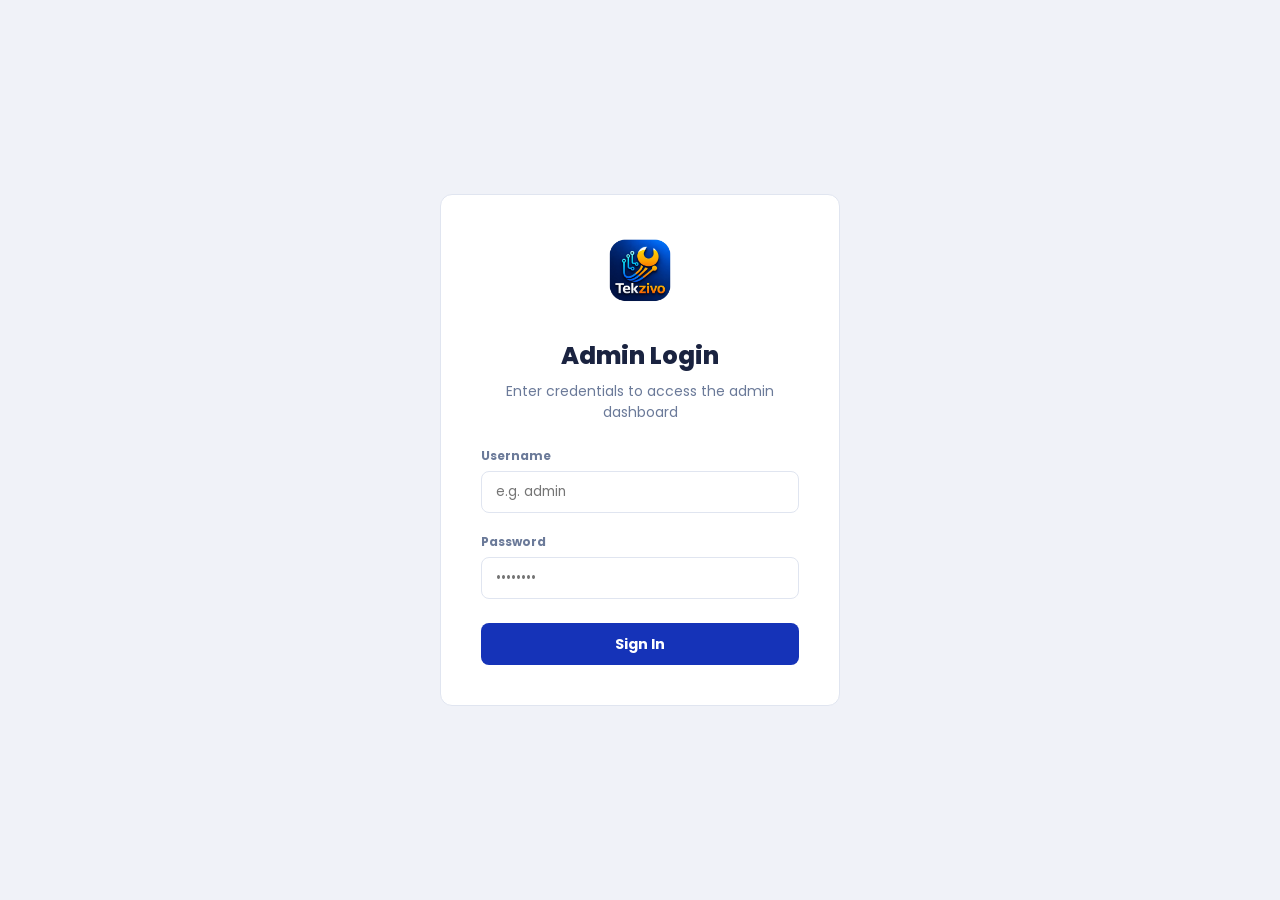
<file: frontend/admin/index.html>
<!DOCTYPE html>
<html lang="en">

<head>
  <meta charset="UTF-8" />
  <meta name="viewport" content="width=device-width, initial-scale=1.0" />
  <title>Tekzivo Admin Portal</title>
  <link rel="icon" type="image/png" href="../logo.png?v=2" />
  <script>
    // Apply theme early to prevent FOUC (flash of unstyled content)
    (function () {
      const theme = localStorage.getItem('TEKZIVO_THEME') || 'light';
      if (theme === 'dark') {
        document.documentElement.classList.add('dark-theme');
      } else {
        document.documentElement.classList.remove('dark-theme');
      }
    })();
  </script>
  <link
    href="https://fonts.googleapis.com/css2?family=Nunito:wght@400;600;700;800;900&family=Poppins:wght@400;500;600;700&display=swap"
    rel="stylesheet" />
  <style>
    *,
    *::before,
    *::after {
      box-sizing: border-box;
      margin: 0;
      padding: 0
    }

    :root {
      --blue-dark: #0a1a6e;
      --blue: #1533b8;
      --blue-mid: #1e45d4;
      --blue-light: #2d67f5;
      --gold: #f5a623;
      --bg: #f0f2f8;
      --sidebar-bg: #0d1f7c;
      --white: #fff;
      --text: #1a2340;
      --muted: #6b7a99;
      --border: #e0e5f0;
      --success: #16a34a;
      --success-bg: #dcfce7;
      --warning: #b45309;
      --warning-bg: #fef9c3;
      --danger: #dc2626;
      --danger-bg: #fee2e2;
      --info: #1d4ed8;
      --info-bg: #dbeafe;
      --pending: #7c3aed;
      --pending-bg: #ede9fe;
      --card-shadow: 0 2px 12px rgba(21, 51, 184, 0.08);
      --font-head: 'Nunito', sans-serif;
      --font-body: 'Poppins', sans-serif;

      /* ⚠️ Change this to your server URL when deploying */
      --api: "";
    }

    body {
      font-family: var(--font-body);
      background: var(--bg);
      color: var(--text);
      display: flex;
      min-height: 100vh;
      overflow-x: hidden
    }

    /* SIDEBAR */
    .sidebar {
      width: 240px;
      min-height: 100vh;
      background: var(--sidebar-bg);
      display: flex;
      flex-direction: column;
      flex-shrink: 0;
      position: sticky;
      top: 0;
      height: 100vh;
      overflow-y: auto
    }

    .sidebar-logo {
      display: flex;
      align-items: center;
      gap: 10px;
      padding: 1.5rem 1.25rem 1.25rem;
      border-bottom: 1px solid rgba(255, 255, 255, 0.08)
    }

    .sidebar-logo span {
      font-family: var(--font-head);
      font-size: 1.4rem;
      font-weight: 900;
      color: #fff
    }

    .sidebar-logo span em {
      color: var(--gold);
      font-style: normal
    }

    .sidebar-logo-img {
      height: 28px;
      width: auto;
      object-fit: contain;
      transition: transform 0.2s ease;
    }

    .sidebar-logo:hover .sidebar-logo-img {
      transform: scale(1.1) rotate(-4deg);
    }

    .sidebar-label {
      font-size: 0.65rem;
      color: rgba(255, 255, 255, 0.35);
      letter-spacing: 0.12em;
      text-transform: uppercase;
      padding: 1.25rem 1.25rem 0.4rem
    }

    .sidebar-nav {
      display: flex;
      flex-direction: column;
      gap: 2px;
      padding: 0 0.75rem
    }

    .nav-item {
      display: flex;
      align-items: center;
      gap: 10px;
      padding: 0.65rem 0.75rem;
      border-radius: 8px;
      color: rgba(255, 255, 255, 0.65);
      font-size: 0.82rem;
      font-weight: 500;
      cursor: pointer;
      transition: all 0.15s
    }

    .nav-item:hover {
      background: rgba(255, 255, 255, 0.08);
      color: #fff
    }

    .nav-item.active {
      background: var(--blue-light);
      color: #fff;
      font-weight: 600
    }

    .nav-icon {
      font-size: 1rem;
      width: 20px;
      text-align: center;
      flex-shrink: 0
    }

    .nav-badge {
      margin-left: auto;
      background: var(--gold);
      color: #000;
      font-size: 0.65rem;
      font-weight: 800;
      padding: 2px 7px;
      border-radius: 20px
    }

    .sidebar-footer {
      margin-top: auto;
      padding: 1rem 1.25rem;
      border-top: 1px solid rgba(255, 255, 255, 0.08)
    }

    .admin-avatar {
      width: 34px;
      height: 34px;
      border-radius: 50%;
      background: var(--gold);
      display: flex;
      align-items: center;
      justify-content: center;
      font-weight: 800;
      font-size: 0.75rem;
      color: #000
    }

    .admin-name {
      font-size: 0.8rem;
      font-weight: 600;
      color: #fff
    }

    .admin-role {
      font-size: 0.68rem;
      color: rgba(255, 255, 255, 0.45)
    }

    /* MAIN */
    .main {
      flex: 1;
      display: flex;
      flex-direction: column;
      min-height: 100vh;
      min-width: 0
    }

    .topbar {
      background: var(--white);
      border-bottom: 1px solid var(--border);
      padding: 0 1.75rem;
      height: 64px;
      display: flex;
      align-items: center;
      justify-content: space-between;
      position: sticky;
      top: 0;
      z-index: 100
    }

    .topbar-title {
      font-family: var(--font-head);
      font-size: 1.2rem;
      font-weight: 800
    }

    .topbar-right {
      display: flex;
      align-items: center;
      gap: 1rem
    }

    .api-status {
      font-size: 0.7rem;
      padding: 4px 10px;
      border-radius: 20px;
      font-weight: 700
    }

    .api-status.online {
      background: var(--success-bg);
      color: var(--success)
    }

    .api-status.offline {
      background: var(--danger-bg);
      color: var(--danger)
    }

    .btn-refresh {
      background: var(--bg);
      border: 1px solid var(--border);
      border-radius: 8px;
      padding: 0.4rem 0.75rem;
      font-size: 0.78rem;
      cursor: pointer;
      font-family: var(--font-body);
      transition: all 0.15s;
      color: var(--text);
    }

    .btn-refresh:hover {
      border-color: var(--blue);
      color: var(--blue)
    }

    .content {
      padding: 1.75rem;
      padding-bottom: 4.5rem;
      flex: 1;
    }

    .admin-footer {
      position: fixed;
      bottom: 0;
      left: 240px;
      right: 0;
      text-align: center;
      padding: 1rem 1.75rem;
      font-size: 0.75rem;
      color: var(--muted);
      border-top: 1px solid var(--border);
      background: var(--white);
      z-index: 1000;
      transition: left 0.3s cubic-bezier(0.4, 0, 0.2, 1);
    }

    /* STATS */
    .stats-grid {
      display: grid;
      grid-template-columns: repeat(4, 1fr);
      gap: 1rem;
      margin-bottom: 1.75rem
    }

    .stat-card {
      background: var(--white);
      border-radius: 14px;
      padding: 1.25rem 1.5rem;
      box-shadow: var(--card-shadow);
      border: 1px solid var(--border);
      display: flex;
      align-items: flex-start;
      justify-content: space-between
    }

    .stat-label {
      font-size: 0.75rem;
      color: var(--muted);
      margin-bottom: 0.3rem;
      font-weight: 500
    }

    .stat-value {
      font-family: var(--font-head);
      font-size: 1.75rem;
      font-weight: 900
    }

    .stat-sub {
      font-size: 0.7rem;
      margin-top: 4px;
      color: var(--muted)
    }

    .stat-icon {
      width: 44px;
      height: 44px;
      border-radius: 12px;
      display: flex;
      align-items: center;
      justify-content: center;
      font-size: 1.3rem;
      flex-shrink: 0
    }

    /* PANEL / TABLE */
    .panel {
      background: var(--white);
      border-radius: 14px;
      box-shadow: var(--card-shadow);
      border: 1px solid var(--border);
      overflow: hidden
    }

    .panel-header {
      padding: 1.1rem 1.5rem;
      border-bottom: 1px solid var(--border);
      display: flex;
      align-items: center;
      justify-content: space-between;
      flex-wrap: wrap;
      gap: 0.75rem
    }

    .panel-title {
      font-family: var(--font-head);
      font-size: 1rem;
      font-weight: 800
    }

    .panel-actions {
      display: flex;
      align-items: center;
      gap: 0.75rem;
      flex-wrap: wrap
    }

    .search-box {
      display: flex;
      align-items: center;
      gap: 6px;
      background: var(--bg);
      border: 1px solid var(--border);
      border-radius: 8px;
      padding: 0.4rem 0.75rem
    }

    .search-box input {
      border: none;
      background: transparent;
      font-family: var(--font-body);
      font-size: 0.8rem;
      color: var(--text);
      outline: none;
      width: 180px
    }

    .filter-select {
      background: var(--bg);
      border: 1px solid var(--border);
      border-radius: 8px;
      padding: 0.4rem 0.75rem;
      font-family: var(--font-body);
      font-size: 0.8rem;
      color: var(--text);
      cursor: pointer;
      outline: none
    }

    .btn-export {
      background: var(--blue-light);
      color: #fff;
      border: none;
      padding: 0.45rem 1rem;
      border-radius: 8px;
      font-family: var(--font-body);
      font-size: 0.78rem;
      font-weight: 600;
      cursor: pointer;
      transition: background 0.2s
    }

    .btn-export:hover {
      background: var(--blue)
    }

    /* TABLE */
    .table-wrap {
      overflow-x: auto
    }

    .table-wrap-scroll {
      max-height: 450px;
      overflow-y: auto;
    }

    .table-wrap-scroll th {
      position: sticky;
      top: 0;
      background: var(--bg);
      z-index: 5;
      box-shadow: inset 0 -1px 0 var(--border);
    }

    table {
      width: 100%;
      border-collapse: collapse;
      min-width: 780px
    }

    thead {
      background: var(--bg)
    }

    th {
      padding: 0.75rem 1.25rem;
      text-align: left;
      font-size: 0.72rem;
      font-weight: 700;
      color: var(--muted);
      letter-spacing: 0.06em;
      text-transform: uppercase;
      border-bottom: 1px solid var(--border);
      white-space: nowrap
    }

    td {
      padding: 0.85rem 1.25rem;
      font-size: 0.82rem;
      border-bottom: 1px solid var(--border);
      vertical-align: middle
    }

    tr:last-child td {
      border-bottom: none
    }

    tr:hover td {
      background: rgba(21, 51, 184, 0.025)
    }

    .booking-id {
      font-family: monospace;
      font-size: 0.75rem;
      color: var(--muted)
    }

    .customer-cell {
      display: flex;
      align-items: center;
      gap: 8px
    }

    .cust-avatar {
      width: 30px;
      height: 30px;
      border-radius: 50%;
      display: flex;
      align-items: center;
      justify-content: center;
      font-size: 0.65rem;
      font-weight: 800;
      color: #fff;
      flex-shrink: 0
    }

    .cust-name {
      font-weight: 600;
      font-size: 0.82rem
    }

    .cust-phone {
      font-size: 0.7rem;
      color: var(--muted)
    }

    /* BADGES */
    .badge {
      display: inline-flex;
      align-items: center;
      gap: 4px;
      padding: 3px 10px;
      border-radius: 20px;
      font-size: 0.72rem;
      font-weight: 700;
      white-space: nowrap
    }

    .badge::before {
      content: '';
      width: 6px;
      height: 6px;
      border-radius: 50%;
      background: currentColor;
      opacity: 0.7
    }

    .badge-Pending {
      background: var(--pending-bg);
      color: var(--pending)
    }

    .badge-Confirmed {
      background: var(--info-bg);
      color: var(--info)
    }

    .badge-Completed {
      background: var(--success-bg);
      color: var(--success)
    }

    .badge-Cancelled {
      background: var(--danger-bg);
      color: var(--danger)
    }

    .badge-In.Progress,
    .badge-In {
      background: var(--warning-bg);
      color: var(--warning)
    }

    /* ACTION BUTTONS */
    .action-btns {
      display: flex;
      gap: 6px
    }

    .btn-sm {
      padding: 4px 10px;
      border-radius: 6px;
      font-size: 0.72rem;
      font-weight: 600;
      cursor: pointer;
      border: 1px solid transparent;
      transition: all 0.15s;
      font-family: var(--font-body)
    }

    .btn-view {
      background: var(--info-bg);
      color: var(--info)
    }

    .btn-view:hover {
      background: var(--info);
      color: #fff
    }

    .btn-cancel-sm {
      background: var(--danger-bg);
      color: var(--danger)
    }

    .btn-cancel-sm:hover {
      background: var(--danger);
      color: #fff
    }

    /* PAGINATION */
    .pagination {
      display: flex;
      align-items: center;
      justify-content: space-between;
      padding: 1rem 1.5rem;
      border-top: 1px solid var(--border)
    }

    .page-info {
      font-size: 0.78rem;
      color: var(--muted)
    }

    .page-btns {
      display: flex;
      gap: 6px
    }

    .page-btn {
      width: 32px;
      height: 32px;
      border-radius: 6px;
      border: 1px solid var(--border);
      background: var(--white);
      font-size: 0.8rem;
      cursor: pointer;
      display: flex;
      align-items: center;
      justify-content: center;
      font-family: var(--font-body);
      transition: all 0.15s
    }

    .page-btn:hover {
      border-color: var(--blue);
      color: var(--blue)
    }

    .page-btn.active {
      background: var(--blue);
      color: #fff;
      border-color: var(--blue)
    }

    /* LOADING SKELETON */
    .skeleton {
      background: linear-gradient(90deg, #e8edf8 25%, #f0f2f8 50%, #e8edf8 75%);
      background-size: 200% 100%;
      animation: shimmer 1.2s infinite;
      border-radius: 6px
    }

    @keyframes shimmer {
      0% {
        background-position: 200% 0
      }

      100% {
        background-position: -200% 0
      }
    }

    .skeleton-row td {
      padding: 1rem 1.25rem
    }

    /* MODAL */
    .modal-overlay {
      display: none;
      position: fixed;
      inset: 0;
      z-index: 1000;
      background: rgba(0, 0, 0, 0.45);
      align-items: center;
      justify-content: center
    }

    .modal-overlay.open {
      display: flex
    }

    .modal {
      background: var(--white);
      border-radius: 16px;
      width: 540px;
      max-width: 95vw;
      box-shadow: 0 20px 60px rgba(0, 0, 0, 0.25);
      overflow: hidden;
      transition: transform 0.3s cubic-bezier(0.25, 0.8, 0.25, 1);
    }

    .modal-header {
      padding: 1.25rem 1.5rem;
      border-bottom: 1px solid var(--border);
      display: flex;
      align-items: center;
      justify-content: space-between
    }

    .modal-title {
      font-family: var(--font-head);
      font-size: 1.1rem;
      font-weight: 800
    }

    .modal-close {
      background: none;
      border: none;
      font-size: 1.3rem;
      cursor: pointer;
      color: var(--muted)
    }

    .modal-body {
      padding: 1.5rem;
      max-height: 70vh;
      overflow-y: auto
    }

    .detail-grid {
      display: grid;
      grid-template-columns: 1fr 1fr;
      gap: 1rem
    }

    .detail-item {}

    .detail-label {
      font-size: 0.7rem;
      font-weight: 700;
      color: var(--muted);
      text-transform: uppercase;
      letter-spacing: 0.07em;
      margin-bottom: 3px
    }

    .detail-value {
      font-size: 0.85rem;
      font-weight: 600
    }

    .detail-full {
      grid-column: 1/-1
    }

    .modal-footer {
      padding: 1rem 1.5rem;
      border-top: 1px solid var(--border);
      display: flex;
      gap: 0.75rem;
      justify-content: flex-end
    }

    .btn-primary {
      background: var(--blue);
      color: #fff;
      border: none;
      padding: 0.6rem 1.25rem;
      border-radius: 8px;
      font-family: var(--font-body);
      font-size: 0.85rem;
      font-weight: 600;
      cursor: pointer;
      transition: background 0.15s
    }

    .btn-primary:hover {
      background: var(--blue-dark)
    }

    .btn-secondary {
      background: var(--bg);
      color: var(--text);
      border: 1px solid var(--border);
      padding: 0.6rem 1.25rem;
      border-radius: 8px;
      font-family: var(--font-body);
      font-size: 0.85rem;
      cursor: pointer
    }

    .status-select {
      width: 100%;
      padding: 0.6rem 0.75rem;
      border: 1.5px solid var(--border);
      border-radius: 8px;
      font-family: var(--font-body);
      font-size: 0.85rem;
      outline: none
    }

    .status-select:focus {
      border-color: var(--blue-light)
    }

    /* BOTTOM GRID */
    .bottom-grid {
      display: grid;
      grid-template-columns: 1fr 1fr;
      gap: 1rem;
      margin-top: 1.25rem
    }

    .chart-bar-wrap {
      display: flex;
      align-items: flex-end;
      gap: 6px;
      height: 80px;
      margin-top: 0.75rem
    }

    .chart-bar-col {
      display: flex;
      flex-direction: column;
      align-items: center;
      gap: 4px;
      flex: 1
    }

    .chart-bar {
      width: 100%;
      border-radius: 4px 4px 0 0;
      background: var(--blue-light);
      opacity: 0.75;
      min-height: 4px;
      transition: opacity 0.15s
    }

    .chart-bar:hover {
      opacity: 1
    }

    .chart-label {
      font-size: 0.65rem;
      color: var(--muted)
    }

    .tech-row {
      display: flex;
      align-items: center;
      gap: 10px;
      padding: 0.65rem;
      border-radius: 8px;
      background: var(--bg);
      margin-top: 0.5rem
    }

    .tech-av {
      width: 32px;
      height: 32px;
      border-radius: 50%;
      display: flex;
      align-items: center;
      justify-content: center;
      font-size: 0.65rem;
      font-weight: 800;
      color: #fff;
      flex-shrink: 0
    }

    .tech-info {
      flex: 1
    }

    .tech-name {
      font-size: 0.8rem;
      font-weight: 600
    }

    .tech-spec {
      font-size: 0.7rem;
      color: var(--muted)
    }

    .tech-jobs-num {
      font-family: var(--font-head);
      font-size: 1rem;
      font-weight: 800;
      color: var(--blue)
    }

    .tech-jobs-lbl {
      font-size: 0.65rem;
      color: var(--muted);
      text-align: right
    }

    /* TOAST */
    .toast {
      position: fixed;
      bottom: 2rem;
      right: 2rem;
      z-index: 2000;
      background: var(--text);
      color: #fff;
      padding: 0.85rem 1.5rem;
      border-radius: 10px;
      font-size: 0.85rem;
      font-weight: 600;
      box-shadow: 0 4px 20px rgba(0, 0, 0, 0.3);
      transform: translateY(100px);
      opacity: 0;
      transition: all 0.3s
    }

    .toast.show {
      transform: translateY(0);
      opacity: 1
    }

    /* Custom Confirmation Dialog */
    .confirm-overlay {
      position: fixed;
      top: 0; left: 0; width: 100%; height: 100%;
      background: rgba(0,0,0,0.6);
      display: none;
      align-items: center;
      justify-content: center;
      z-index: 20000;
    }
    .confirm-overlay.active {
      display: flex;
    }
    .confirm-box {
      background: var(--white);
      padding: 20px;
      border-radius: 12px;
      width: 90%;
      max-width: 400px;
      box-shadow: 0 10px 30px rgba(0,0,0,0.15);
      text-align: center;
      font-family: var(--font-body);
    }
    .confirm-title {
      font-family: var(--font-head);
      font-size: 1.25rem;
      font-weight: 800;
      margin-bottom: 12px;
      color: var(--text);
    }
    .confirm-message {
      color: var(--muted);
      margin-bottom: 20px;
      font-size: 0.9rem;
    }
    .confirm-actions {
      display: flex;
      justify-content: center;
      gap: 12px;
    }
    .btn-confirm-yes {
      background: var(--danger);
      color: white;
      border: none;
      padding: 8px 18px;
      border-radius: 8px;
      cursor: pointer;
      font-weight: 600;
      font-size: 0.85rem;
      transition: background 0.2s;
    }
    .btn-confirm-yes:hover {
      background: #b91c1c;
    }
    .btn-confirm-no {
      background: var(--bg);
      color: var(--text);
      border: none;
      padding: 8px 18px;
      border-radius: 8px;
      cursor: pointer;
      font-weight: 600;
      font-size: 0.85rem;
      transition: background 0.2s;
    }
    .btn-confirm-no:hover {
      background: var(--border);
    }

    /* RESPONSIVE DESIGN - MOBILE DRAWER & TWEAKS */
    .menu-toggle {
      display: none;
    }
    .sidebar-overlay {
      display: none;
      position: fixed;
      top: 0;
      left: 0;
      width: 100vw;
      height: 100vh;
      background: rgba(15, 23, 42, 0.4);
      backdrop-filter: blur(4px);
      -webkit-backdrop-filter: blur(4px);
      z-index: 9998;
    }
    .sidebar-overlay.active {
      display: block;
    }

    @media(max-width:900px) {
      .menu-toggle {
        display: inline-flex;
        align-items: center;
        justify-content: center;
        background: none;
        border: none;
        font-size: 1.5rem;
        cursor: pointer;
        color: var(--text);
        margin-right: 12px;
        width: 38px;
        height: 38px;
        border-radius: 8px;
        transition: background 0.2s;
      }
      .menu-toggle:hover {
        background: var(--bg);
      }
      
      .sidebar {
        position: fixed;
        top: 0;
        left: 0;
        height: 100vh;
        width: 250px !important;
        transform: translateX(-100%);
        transition: transform 0.3s cubic-bezier(0.4, 0, 0.2, 1);
        z-index: 9999;
        box-shadow: 4px 0 15px rgba(0,0,0,0.15);
      }
      
      .sidebar.open {
        transform: translateX(0);
      }

      .sidebar-logo span,
      .nav-item span,
      .admin-name,
      .admin-role,
      .sidebar-label,
      .nav-badge {
        display: inline-block !important;
      }

      .nav-badge {
        display: inline-flex !important;
        margin-left: auto;
      }

      .sidebar-logo,
      .nav-item {
        justify-content: flex-start !important;
        padding: 0.65rem 0.75rem !important;
      }
      .sidebar-logo {
        padding: 1.5rem 1.25rem 1.25rem !important;
      }

      .stats-grid {
        grid-template-columns: 1fr 1fr;
      }

      .bottom-grid {
        grid-template-columns: 1fr;
      }
      
      .topbar {
        padding: 0 1.25rem;
      }
      
      .content {
        padding: 1.25rem;
      }

      .admin-footer {
        left: 0;
      }
    }

    @media(max-width:576px) {
      .stats-grid {
        grid-template-columns: 1fr;
      }
      .topbar-right {
        gap: 0.5rem;
      }
      .api-status {
        padding: 4px 8px;
        font-size: 0.65rem;
      }
      .topbar-title {
        font-size: 1rem;
      }
      .btn-refresh {
        padding: 6px 10px;
        font-size: 0.75rem;
      }
      #last-updated {
        display: none;
      }
      
      .modal-overlay.open {
        align-items: flex-end;
      }
      .modal {
        width: 100%;
        max-width: 100%;
        border-radius: 20px 20px 0 0;
        margin: 0;
        transform: translateY(100%);
        max-height: 85vh;
      }
      .modal-overlay.open .modal {
        transform: translateY(0);
      }
      .modal-body {
        padding: 1.25rem;
        overflow-y: auto;
      }
      .drawer {
        max-width: 100% !important;
      }
    }

    /* KANBAN BOARD */
    .kanban-container {
      display: flex;
      flex-direction: column;
      height: calc(100vh - 120px);
      gap: 1rem;
    }
    .kanban-header {
      display: flex;
      justify-content: space-between;
      align-items: center;
      flex-wrap: wrap;
      gap: 1rem;
      background: var(--white);
      padding: 1rem 1.5rem;
      border-radius: 12px;
      border: 1px solid var(--border);
    }
    .kanban-board {
      display: grid;
      grid-template-columns: repeat(5, minmax(260px, 1fr));
      gap: 1rem;
      overflow-x: auto;
      align-items: start;
      flex: 1;
      padding-bottom: 1rem;
    }
    .kanban-col {
      background: var(--bg);
      border: 1px solid var(--border);
      border-radius: 12px;
      display: flex;
      flex-direction: column;
      max-height: calc(100vh - 200px);
      padding: 0.75rem;
    }
    .kanban-col-header {
      display: flex;
      align-items: center;
      justify-content: space-between;
      padding-bottom: 0.75rem;
      border-bottom: 2px solid var(--border);
      margin-bottom: 0.75rem;
    }
    .kanban-col-title-wrap {
      display: flex;
      align-items: center;
      gap: 8px;
    }
    .kanban-col-dot {
      width: 10px;
      height: 10px;
      border-radius: 50%;
    }
    .kanban-col-dot.Pending { background: var(--pending); }
    .kanban-col-dot.Confirmed { background: var(--info); }
    .kanban-col-dot.In-Progress { background: var(--warning); }
    .kanban-col-dot.Completed { background: var(--success); }
    .kanban-col-dot.Cancelled { background: var(--danger); }

    .kanban-col-title {
      font-family: var(--font-head);
      font-size: 0.9rem;
      font-weight: 800;
      color: var(--text);
    }
    .kanban-col-count {
      background: var(--border);
      color: var(--text);
      font-size: 0.75rem;
      font-weight: 700;
      padding: 2px 8px;
      border-radius: 12px;
    }
    .kanban-cards {
      display: flex;
      flex-direction: column;
      gap: 0.75rem;
      overflow-y: auto;
      flex: 1;
      min-height: 200px;
      padding: 0.25rem;
    }
    .kanban-card {
      background: var(--white);
      border: 1px solid var(--border);
      border-radius: 8px;
      padding: 0.85rem;
      box-shadow: 0 2px 4px rgba(0,0,0,0.02);
      cursor: pointer;
      transition: all 0.2s ease;
      display: flex;
      flex-direction: column;
      gap: 6px;
    }
    .kanban-card:hover {
      transform: translateY(-2px);
      box-shadow: 0 4px 12px rgba(0,0,0,0.08);
      border-color: var(--blue);
    }
    .kanban-card-header {
      display: flex;
      justify-content: space-between;
      align-items: center;
    }
    .kanban-card-ref {
      font-family: monospace;
      font-size: 0.72rem;
      font-weight: 700;
      color: var(--muted);
    }
    .kanban-card-device {
      font-size: 0.65rem;
      background: var(--border);
      padding: 2px 6px;
      border-radius: 4px;
      font-weight: 700;
      color: var(--text);
    }
    .kanban-card-title {
      font-size: 0.82rem;
      font-weight: 700;
      color: var(--text);
      line-height: 1.3;
    }
    .kanban-card-customer {
      font-size: 0.78rem;
      font-weight: 600;
      color: var(--text);
      display: flex;
      align-items: center;
      gap: 6px;
      margin-top: 2px;
    }
    .kanban-card-avatar {
      width: 18px;
      height: 18px;
      border-radius: 50%;
      display: flex;
      align-items: center;
      justify-content: center;
      color: white;
      font-size: 0.55rem;
      font-weight: 800;
    }
    .kanban-card-date {
      font-size: 0.72rem;
      color: var(--muted);
      display: flex;
      align-items: center;
      gap: 4px;
    }
    .kanban-card-footer {
      display: flex;
      justify-content: space-between;
      align-items: center;
      border-top: 1px dashed var(--border);
      padding-top: 6px;
      margin-top: 4px;
    }
    .kanban-card-price {
      font-size: 0.8rem;
      font-weight: 800;
      color: var(--text);
    }
    .kanban-card-tech-wrap {
      margin-top: 4px;
    }
    .kanban-card-tech-badge {
      display: inline-flex;
      align-items: center;
      gap: 4px;
      font-size: 0.7rem;
      background: #eff6ff;
      color: #1e40af;
      padding: 2px 6px;
      border-radius: 4px;
      font-weight: 600;
    }
    .kanban-card-tech-unassigned {
      font-size: 0.7rem;
      background: #fef3c7;
      color: #92400e;
      padding: 2px 6px;
      border-radius: 4px;
      font-weight: 600;
    }
    .kanban-card-select-tech {
      width: 100%;
      font-size: 0.75rem;
      padding: 4px;
      border-radius: 4px;
      border: 1px solid var(--border);
      background: var(--bg);
      cursor: pointer;
      font-weight: 500;
    }
    .kanban-card-quick-status {
      font-size: 0.72rem;
      padding: 3px;
      border-radius: 4px;
      border: 1px solid var(--border);
      background: var(--bg);
      max-width: 95px;
      font-weight: 500;
    }

    /* SLIDE OUT DRAWER */
    .drawer-overlay {
      position: fixed;
      top: 0; left: 0; width: 100%; height: 100%;
      background: rgba(0,0,0,0.5);
      opacity: 0;
      pointer-events: none;
      transition: opacity 0.3s ease;
      z-index: 10000;
      display: flex;
      justify-content: flex-end;
    }
    .drawer-overlay.open {
      opacity: 1;
      pointer-events: auto;
    }
    .drawer {
      width: 100%;
      max-width: 480px;
      height: 100%;
      background: var(--white);
      box-shadow: -5px 0 25px rgba(0,0,0,0.15);
      transform: translateX(100%);
      transition: transform 0.3s cubic-bezier(0.16, 1, 0.3, 1);
      display: flex;
      flex-direction: column;
    }
    .drawer-overlay.open .drawer {
      transform: translateX(0);
    }
    .drawer-header {
      padding: 1.25rem 1.5rem;
      border-bottom: 1px solid var(--border);
      display: flex;
      align-items: center;
      justify-content: space-between;
    }
    .drawer-title {
      font-family: var(--font-head);
      font-size: 1.25rem;
      font-weight: 800;
      color: var(--text);
    }
    .drawer-close {
      background: none;
      border: none;
      font-size: 1.25rem;
      cursor: pointer;
      color: var(--muted);
      transition: color 0.2s;
    }
    .drawer-close:hover {
      color: var(--text);
    }
    .drawer-body {
      padding: 1.5rem;
      overflow-y: auto;
      flex: 1;
    }
    /* SETTINGS VIEW */
    .settings-panel {
      padding: 1.75rem;
    }
    .settings-tab-bar {
      display: flex;
      gap: 1.5rem;
      border-bottom: 1px solid var(--border);
      margin-bottom: 1.5rem;
      padding-bottom: 2px;
    }
    .settings-tab {
      background: none;
      border: none;
      font-family: var(--font-head);
      font-size: 0.95rem;
      font-weight: 700;
      color: var(--muted);
      cursor: pointer;
      padding: 0.5rem 0.25rem 0.75rem 0.25rem;
      border-bottom: 2px solid transparent;
      transition: all 0.2s;
    }
    .settings-tab:hover {
      color: var(--text);
    }
    .settings-tab.active {
      color: var(--blue);
      border-bottom-color: var(--blue);
    }
    .settings-section {
      display: none;
    }
    .settings-section.active {
      display: block;
    }
    .form-grid {
      display: grid;
      grid-template-columns: 1fr 1fr;
      gap: 1.25rem;
      margin-bottom: 1.25rem;
    }
    @media (max-width: 768px) {
      .form-grid {
        grid-template-columns: 1fr;
      }
    }
    .form-group {
      display: flex;
      flex-direction: column;
      gap: 6px;
    }
    .form-group label {
      font-size: 0.78rem;
      font-weight: 700;
      color: var(--text);
      text-transform: uppercase;
      letter-spacing: 0.5px;
    }
    .form-group input, .form-group select {
      padding: 10px 12px;
      border-radius: 8px;
      border: 1px solid var(--border);
      background: var(--white);
      font-family: inherit;
      font-size: 0.88rem;
      color: var(--text);
      transition: border-color 0.2s;
    }
    .form-group input:focus, .form-group select:focus {
      border-color: var(--blue);
      outline: none;
    }
    .form-actions {
      display: flex;
      justify-content: flex-end;
      margin-top: 1.5rem;
      padding-top: 1rem;
      border-top: 1px solid var(--border);
    }
    .pincode-manager-layout {
      display: grid;
      grid-template-columns: 280px 1fr;
      gap: 1.5rem;
    }
    @media (max-width: 992px) {
      .pincode-manager-layout {
        grid-template-columns: 1fr;
      }
    }
    .pincode-list-container {
      display: flex;
      flex-direction: column;
      gap: 1rem;
    }
    .pincode-search-bar {
      display: flex;
      align-items: center;
      gap: 8px;
      background: var(--white);
      border: 1px solid var(--border);
      border-radius: 8px;
      padding: 6px 12px;
    }
    .pincode-search-bar input {
      border: none;
      outline: none;
      background: transparent;
      width: 100%;
      font-size: 0.85rem;
    }
    .pincode-grid {
      display: grid;
      grid-template-columns: repeat(auto-fill, minmax(180px, 1fr));
      gap: 0.85rem;
      max-height: 480px;
      overflow-y: auto;
      padding-right: 4px;
    }
    .pincode-card {
      background: var(--white);
      border: 1px solid var(--border);
      border-radius: 8px;
      padding: 0.75rem 1rem;
      display: flex;
      justify-content: space-between;
      align-items: center;
      box-shadow: 0 1px 3px rgba(0,0,0,0.01);
      transition: all 0.2s;
    }
    .pincode-card:hover {
      border-color: var(--blue);
      box-shadow: 0 2px 8px rgba(0,0,0,0.04);
    }
    .pincode-card-info {
      display: flex;
      flex-direction: column;
      gap: 2px;
    }
    .pincode-card-code {
      font-family: monospace;
      font-size: 0.95rem;
      font-weight: 800;
      color: var(--blue);
    }
    .pincode-card-loc {
      font-size: 0.7rem;
      color: var(--muted);
      font-weight: 600;
    }
    .btn-delete-pincode {
      background: none;
      border: none;
      color: var(--danger);
      opacity: 0.6;
      cursor: pointer;
      font-size: 0.85rem;
      padding: 4px;
      border-radius: 4px;
      transition: all 0.2s;
    }
    .btn-delete-pincode:hover {
      opacity: 1;
      background: #fef2f2;
    }

    /* DARK THEME OVERRIDES */
    .dark-theme {
      --bg: #0b0f19;
      --white: #111827;
      --text: #f3f4f6;
      --muted: #9ca3af;
      --border: #1f2937;
      --card-shadow: 0 4px 20px rgba(0,0,0,0.3);

      /* Premium dark-mode status badges styling */
      --pending: #a78bfa;
      --pending-bg: rgba(124, 58, 237, 0.18);
      --info: #60a5fa;
      --info-bg: rgba(29, 78, 216, 0.18);
      --warning: #fbbf24;
      --warning-bg: rgba(180, 83, 9, 0.18);
      --success: #4ade80;
      --success-bg: rgba(22, 163, 74, 0.18);
      --danger: #f87171;
      --danger-bg: rgba(220, 38, 38, 0.18);
    }
    body.dark-theme,
    .dark-theme body {
      background: var(--bg);
      color: var(--text);
    }
    .dark-theme .panel,
    .dark-theme .kanban-header,
    .dark-theme .kanban-card,
    .dark-theme .topbar,
    .dark-theme .modal,
    .dark-theme .modal-content,
    .dark-theme .drawer,
    .dark-theme .admin-footer {
      background: #1f2937;
      border-color: #374151;
    }
    .dark-theme input,
    .dark-theme select,
    .dark-theme textarea {
      background: #111827 !important;
      color: #f3f4f6 !important;
      border-color: #374151 !important;
    }
    .dark-theme .nav-item:hover,
    .dark-theme .nav-item.active {
      background: rgba(255,255,255,0.05);
    }

    /* BRANDS & MODELS LAYOUT */
    .brands-models-layout {
      display: grid;
      grid-template-columns: 1fr 2fr;
      gap: 1.5rem;
    }
    
    .add-model-grid {
      display: grid;
      grid-template-columns: 1fr 1fr 1.5fr auto;
      gap: 10px;
    }
    
    /* ADD SERVICE LAYOUT */
    .add-service-grid {
      display: grid;
      grid-template-columns: 1.5fr 1.5fr 1.5fr 1fr auto;
      gap: 12px;
      align-items: end;
    }

    @media (max-width: 900px) {
      .brands-models-layout {
        grid-template-columns: 1fr;
      }
    }

    @media (max-width: 768px) {
      .add-model-grid {
        grid-template-columns: 1fr;
        gap: 12px;
      }
      .add-model-grid .status-select {
        padding: 0.8rem 1rem;
        font-size: 0.95rem;
      }
      .add-model-grid button {
        height: 44px;
        font-size: 0.95rem;
        margin-top: 5px;
      }
      
      .add-service-grid {
        grid-template-columns: 1fr;
        gap: 16px;
        align-items: stretch;
      }
      .add-service-grid .status-select {
        padding: 0.8rem 1rem;
        font-size: 0.95rem;
      }
      .add-service-grid button {
        height: 44px;
        font-size: 0.95rem;
        margin-top: 8px;
      }
    }

    @media (max-width: 600px) {
      .settings-tab-bar {
        flex-direction: column;
        border-bottom: none;
        gap: 8px;
      }
      .settings-tab {
        border-bottom: 1px solid var(--border) !important;
        border-radius: 8px;
        text-align: left;
        padding: 0.75rem 1rem;
        width: 100%;
      }
      .settings-tab.active {
        background: var(--bg);
        border-color: var(--blue) !important;
      }
    }

    @media (max-width: 420px) {
      .btn-refresh span {
        display: none;
      }
      .btn-refresh {
        padding: 6px 10px;
        font-size: 1rem;
      }
      .api-status span {
        display: none;
      }
      .api-status {
        padding: 4px 6px;
      }
      .topbar-title {
        font-size: 0.9rem;
      }
      .topbar-right {
        gap: 0.4rem;
      }
      .search-box input {
        width: 120px;
      }
      .content {
        padding: 0.75rem;
      }
      .kanban-header {
        padding: 0.75rem 1rem;
      }
    }
    
    /* Preloader Styles */
    .preloader-container {
      position: fixed;
      top: 0;
      left: 0;
      width: 100%;
      height: 100%;
      background-color: var(--bg, #0b0f19);
      display: flex;
      justify-content: center;
      align-items: center;
      z-index: 999999;
      opacity: 1;
      transition: opacity 0.4s ease, visibility 0.4s ease;
    }
    .preloader-content {
      text-align: center;
      display: flex;
      flex-direction: column;
      align-items: center;
    }
    .preloader-logo {
      font-family: var(--font-head), sans-serif;
      font-size: 2.2rem;
      font-weight: 800;
      color: var(--text, #ffffff);
      margin-bottom: 20px;
      letter-spacing: -0.02em;
      animation: pulseLogo 2s infinite ease-in-out;
    }
    .preloader-logo span {
      color: var(--primary, #3b82f6);
    }
    .preloader-logo em {
      font-style: normal;
      color: var(--secondary, #f59e0b);
    }
    .preloader-spinner-wrap {
      position: relative;
      width: 48px;
      height: 48px;
      margin-bottom: 16px;
    }
    .preloader-spinner {
      box-sizing: border-box;
      width: 100%;
      height: 100%;
      border: 3px solid rgba(156, 163, 175, 0.1);
      border-radius: 50%;
      border-top-color: var(--primary, #3b82f6);
      border-right-color: var(--secondary, #f59e0b);
      animation: spinnerRotate 0.8s linear infinite;
    }
    .preloader-text {
      font-family: var(--font-body), sans-serif;
      font-size: 0.85rem;
      color: var(--text-muted, #9ca3af);
      font-weight: 500;
    }
    @keyframes spinnerRotate {
      to { transform: rotate(360deg); }
    }
    @keyframes pulseLogo {
      0%, 100% { transform: scale(0.98); opacity: 0.95; }
      50% { transform: scale(1.02); opacity: 1; }
    }
    .preloader-hidden {
      opacity: 0;
      visibility: hidden;
      pointer-events: none;
    }
  </style>
</head>

<body>
  <!-- Preloader -->
  <div id="app-preloader" class="preloader-container">
    <div class="preloader-content">
      <div class="preloader-logo">
        Tek<em>zivo</em> <span style="font-size:0.9rem;font-weight:600;opacity:0.6;">Admin</span>
      </div>
      <div class="preloader-spinner-wrap">
        <div class="preloader-spinner"></div>
      </div>
      <div class="preloader-text">Loading control panel...</div>
    </div>
  </div>

  <!-- LOGIN SCREEN OVERLAY -->
  <div id="login-container" style="display: none; position: fixed; top: 0; left: 0; width: 100%; height: 100%; background: var(--bg); z-index: 999999; align-items: center; justify-content: center; font-family: var(--font-body);">
    <div style="background: var(--card-bg, #fff); padding: 2.5rem; border-radius: 12px; box-shadow: var(--shadow-lg); width: 100%; max-width: 400px; text-align: center; border: 1px solid var(--border);">
      <img src="../logo.png?v=2" alt="Tekzivo Logo" style="height: 72px; margin-bottom: 1.5rem; border-radius: 8px;">
      <h2 style="font-family: var(--font-title); font-size: 1.5rem; font-weight: 800; color: var(--text); margin-bottom: 0.5rem;">Admin Login</h2>
      <p style="color: var(--muted); font-size: 0.875rem; margin-bottom: 1.5rem;">Enter credentials to access the admin dashboard</p>
      
      <div id="login-error" style="display: none; color: var(--danger); background: var(--danger-bg); border: 1px solid hsla(0, 89%, 60%, 0.15); padding: 10px; border-radius: 8px; font-size: 0.85rem; margin-bottom: 1.25rem; text-align: left;"></div>
      
      <div style="text-align: left; margin-bottom: 1.25rem;">
        <label style="font-size: 0.75rem; font-weight: 700; color: var(--muted); display: block; margin-bottom: 6px;">Username</label>
        <input type="text" id="login-username" class="status-select" style="width: 100%; padding: 10px 14px; border: 1px solid var(--border); border-radius: 8px; font-size: 0.85rem;" placeholder="e.g. admin">
      </div>
      
      <div style="text-align: left; margin-bottom: 1.5rem;">
        <label style="font-size: 0.75rem; font-weight: 700; color: var(--muted); display: block; margin-bottom: 6px;">Password</label>
        <input type="password" id="login-password" class="status-select" style="width: 100%; padding: 10px 14px; border: 1px solid var(--border); border-radius: 8px; font-size: 0.85rem;" placeholder="••••••••" onkeydown="if(event.key === 'Enter') attemptLogin()">
      </div>
      
      <button class="btn-primary" onclick="attemptLogin()" style="width: 100%; height: 42px; font-size: 0.9rem; font-weight: 700; border-radius: 8px;">Sign In</button>
    </div>
  </div>

  <!-- API CONFIG — change this to your Flask server URL -->
  <script>
    const getApiBase = () => {
      const saved = localStorage.getItem('TEKZIVO_API_BASE');
      if (saved) return saved;

      const hostname = window.location.hostname;

      // 1. Same-origin mode (e.g., hosted together on PythonAnywhere)
      if (hostname.endsWith('pythonanywhere.com')) {
        return `${window.location.origin}/api`;
      }

      // 2. Localhost or Local Network IP
      if (hostname === 'localhost' || hostname === '127.0.0.1' || hostname.startsWith('192.168.') || hostname.startsWith('10.') || hostname.startsWith('172.')) {
        return `http://${hostname}:5000/api`;
      }

      // 3. Separate Frontend Hosting (e.g. Netlify) -> Backend on PythonAnywhere
      return 'https://karthikeyankasi.pythonanywhere.com/api';
    };
    const API_BASE = getApiBase();

    const getMediaUrl = (path) => {
      if (!path) return '';
      if (path.startsWith('http://') || path.startsWith('https://')) return path;
      const normalized = path.startsWith('/') ? path : '/' + path;
      const backendBase = API_BASE.endsWith('/api') ? API_BASE.slice(0, -4) : API_BASE;
      return `${backendBase}${normalized}`;
    };

    const hidePreloader = () => {
      const preloader = document.getElementById('app-preloader');
      if (preloader) {
        preloader.classList.add('preloader-hidden');
        setTimeout(() => preloader.remove(), 400);
      }
    };

    if (localStorage.getItem('TEKZIVO_THEME') === 'dark') {
      document.body.classList.add('dark-theme');
    }
  </script>

  <!-- SIDEBAR -->
  <aside class="sidebar">
    <div class="sidebar-logo">
      <img src="../logo.png?v=2" alt="Tekzivo Logo" class="sidebar-logo-img">
      <span>Tek<em>zivo</em> <span style="font-size:0.6rem;font-weight:400;opacity:0.5">Admin</span></span>
    </div>
    <div class="sidebar-label">Main</div>
    <nav class="sidebar-nav">
      <div class="nav-item active" onclick="loadSection('dashboard',this)"><span
          class="nav-icon">📊</span><span>Dashboard</span></div>
      <div class="nav-item" onclick="loadSection('service_bookings',this)"><span
          class="nav-icon">🛠️</span><span>Service Bookings</span><span class="nav-badge" id="service-pending-badge">—</span></div>
      <div class="nav-item" onclick="loadSection('product_bookings',this)"><span
          class="nav-icon">📦</span><span>Product Bookings</span><span class="nav-badge" id="product-pending-badge">—</span></div>
      <div class="nav-item" onclick="loadSection('technicians',this)"><span
          class="nav-icon">👨‍🔧</span><span>Technicians</span></div>
      <div class="nav-item" onclick="loadSection('customers',this)"><span
          class="nav-icon">👥</span><span>Customers</span></div>
      <div class="nav-item" onclick="loadSection('brands',this)"><span
          class="nav-icon">🏷️</span><span>Brands & Models</span></div>
      <div class="nav-item" onclick="loadSection('services',this)"><span
          class="nav-icon">💰</span><span>Services & Pricing</span></div>
      <div class="nav-item" onclick="loadSection('accessories',this)"><span
          class="nav-icon">🎧</span><span>Accessories & Gadgets</span></div>
    </nav>
    <div class="sidebar-label">System</div>
    <nav class="sidebar-nav">
      <div class="nav-item" onclick="loadSection('settings',this)"><span
          class="nav-icon">⚙️</span><span>Settings</span></div>
      <div class="nav-item" onclick="logoutAdmin()"><span
          class="nav-icon">🚪</span><span>Sign Out</span></div>
    </nav>
    <div class="sidebar-footer">
      <div style="display:flex;align-items:center;gap:10px">
        <div class="admin-avatar">AD</div>
        <div>
          <div class="admin-name">Admin</div>
          <div class="admin-role">Super Admin</div>
        </div>
      </div>
    </div>
  </aside>

  <!-- MAIN -->
  <div class="main">
    <div class="topbar">
      <button class="menu-toggle" onclick="toggleSidebar()" aria-label="Toggle Sidebar">☰</button>
      <div class="topbar-title" id="page-title">Dashboard</div>
      <div class="topbar-right">
        <div class="api-status offline" id="api-badge">⏳ <span>Connecting...</span></div>
        <button class="btn-refresh" onclick="refreshData()">↻ <span>Refresh</span></button>
        <div style="font-size:0.75rem;color:var(--muted)" id="last-updated"></div>
      </div>
    </div>

    <div class="content" id="main-content">
      <div style="text-align:center;padding:4rem;color:var(--muted)">Loading dashboard...</div>
    </div>

    <footer class="admin-footer">
      &copy; 2026 <span id="admin-footer-biz-name">Tekzivo Electronics Care</span>. All rights reserved.
    </footer>
  </div>

  <!-- MANAGE PRODUCT IMAGES MODAL -->
  <div class="modal-overlay" id="acc-images-modal" onclick="if(event.target === this) closeAccImagesModal()">
    <div class="modal-content" style="max-width: 500px;">
      <div class="modal-header">
        <div class="modal-title">Manage Product Images</div>
        <button class="modal-close" onclick="closeAccImagesModal()">✕</button>
      </div>
      <div class="modal-body" style="padding: 1.5rem;">
        <div style="margin-bottom: 1.25rem;">
          <h4 id="acc-images-product-name" style="font-weight: 700; margin-bottom: 4px; color: var(--text);">Product Name</h4>
          <p style="font-size: 0.8rem; color: var(--muted)">Upload and manage the slideshow images for this product.</p>
        </div>
        
        <div id="acc-images-modal-grid" style="display: grid; grid-template-columns: repeat(4, 1fr); gap: 10px; margin-bottom: 1.5rem;">
          <!-- dynamically populated -->
        </div>

        <div style="display: flex; gap: 10px; align-items: center;">
          <input type="file" id="modal-acc-image-file-input" style="display:none;" accept="image/*" multiple onchange="uploadRowMoreImages(this)">
          <button class="btn-primary" onclick="document.getElementById('modal-acc-image-file-input').click()" style="height: 38px;">➕ Upload New Photo</button>
        </div>
      </div>
      <div class="modal-footer">
        <button class="btn-secondary" onclick="closeAccImagesModal()">Close</button>
      </div>
    </div>
  </div>

  <!-- MODAL -->
  <div class="modal-overlay" id="booking-modal">
    <div class="modal">
      <div class="modal-header">
        <div class="modal-title">Booking Details</div>
        <button class="modal-close" onclick="closeModal()">✕</button>
      </div>
      <div class="modal-body" id="modal-body"></div>
      <div class="modal-footer">
        <button class="btn-secondary" onclick="closeModal()">Close</button>
        <button class="btn-primary" onclick="saveStatus()">Save Changes</button>
      </div>
    </div>
  </div>

  <!-- SLIDE OUT DRAWER -->
  <div class="drawer-overlay" id="booking-drawer" onclick="if(event.target === this) closeBookingDrawer()">
    <div class="drawer">
      <div class="drawer-header">
        <div class="drawer-title" id="drawer-title">Booking Details</div>
        <button class="drawer-close" onclick="closeBookingDrawer()">✕</button>
      </div>
      <div class="drawer-body" id="drawer-body"></div>
      <div class="drawer-footer">
        <button class="btn-secondary" onclick="closeBookingDrawer()">Close</button>
        <button class="btn-primary" onclick="saveDrawerStatus()">Save Changes</button>
      </div>
    </div>
  </div>

  <div class="toast" id="toast"></div>

  <script>
    // ─── STATE ────────────────────────────────
    let currentSection = 'dashboard';
    let currentBookingId = null;
    let currentDrawerBookingId = null;
    let bookingsCache = [];
    let accessoriesCache = [];
    let techniciansCache = [];
    let statsCache = {};
    let currentPage = 1;
    const PER_PAGE = 15;
    let serviceBookingsViewMode = localStorage.getItem('TEKZIVO_SERVICE_VIEW') || 'table';
    let productBookingsViewMode = localStorage.getItem('TEKZIVO_PRODUCT_VIEW') || 'table';
    let dashboardTableTab = 'service';

    const COLORS = ['#1533b8', '#7c3aed', '#0e7490', '#b45309', '#16a34a', '#dc2626', '#1d4ed8', '#d97706'];
    const initials = n => n.split(' ').map(w => w[0]).join('').slice(0, 2).toUpperCase();
    const colorFor = n => COLORS[n.charCodeAt(0) % COLORS.length];

    // ─── API HELPERS ──────────────────────────
    async function apiFetch(path, opts = {}) {
      const res = await fetch(API_BASE + path, {
        headers: { 'Content-Type': 'application/json' },
        ...opts
      });
      if (!res.ok) throw new Error(`HTTP ${res.status}`);
      return res.json();
    }

    function updateApiStatusBadge(status) {
      const badge = document.getElementById('api-badge');
      if (!badge) return;
      if (status === 'online') {
        badge.innerHTML = '✅ <span>API Online</span>';
        badge.className = 'api-status online';
      } else if (status === 'offline') {
        badge.innerHTML = '❌ <span>API Offline</span>';
        badge.className = 'api-status offline';
      } else {
        badge.innerHTML = '⏳ <span>Connecting...</span>';
        badge.className = 'api-status offline';
      }
    }

    async function checkApiHealth() {
      try {
        await apiFetch('/health');
        updateApiStatusBadge('online');
        return true;
      } catch {
        updateApiStatusBadge('offline');
        return false;
      }
    }

    // ─── DASHBOARD ────────────────────────────
    async function renderDashboard(useCacheOnly = false) {
      document.getElementById('page-title').textContent = 'Dashboard';
      const content = document.getElementById('main-content');
      
      let stats = statsCache;
      const hasCache = Object.keys(statsCache).length > 0;

      if (!hasCache) {
        content.innerHTML = '<div style="text-align:center;padding:3rem;color:var(--muted)">Loading stats...</div>';
      } else {
        renderDashboardUI(stats);
      }

      if (useCacheOnly && hasCache) {
        return;
      }

      try {
        const res = await apiFetch('/dashboard/stats');
        stats = res.data;
        statsCache = stats;
        const pb = document.getElementById('pending-badge');
        if (pb) pb.textContent = stats.totals?.pending || '0';
        
        if (currentSection === 'dashboard') {
          renderDashboardUI(stats);
        }
      } catch (e) {
        console.error("Failed to refresh dashboard stats:", e);
      }
    }

    function renderDashboardUI(stats) {
      const content = document.getElementById('main-content');
      if (!content) return;

      const t = stats.totals || { total: 0, pending: 0, confirmed: 0, in_progress: 0, completed: 0, cancelled: 0 };
      content.innerHTML = `
    <!-- STATS -->
    <div class="stats-grid">
      <div class="stat-card">
        <div>
          <div class="stat-label">Total Bookings</div>
          <div class="stat-value">${t.total.toLocaleString()}</div>
          <div class="stat-sub">${t.pending} pending · ${t.confirmed} confirmed</div>
        </div>
        <div class="stat-icon" style="background:#dbeafe">📋</div>
      </div>
      <div class="stat-card">
        <div>
          <div class="stat-label">Pending</div>
          <div class="stat-value" style="color:var(--pending)">${t.pending}</div>
          <div class="stat-sub" style="color:var(--pending)">Needs assignment</div>
        </div>
        <div class="stat-icon" style="background:#ede9fe">⏳</div>
      </div>
      <div class="stat-card">
        <div>
          <div class="stat-label">Revenue (Completed)</div>
          <div class="stat-value">₹${(stats.revenue / 1000).toFixed(1)}K</div>
          <div class="stat-sub">${t.completed} jobs done</div>
        </div>
        <div class="stat-icon" style="background:#dcfce7">💰</div>
      </div>
      <div class="stat-card">
        <div>
          <div class="stat-label">Avg Rating</div>
          <div class="stat-value">${stats.avg_rating}★</div>
          <div class="stat-sub">Across all technicians</div>
        </div>
        <div class="stat-icon" style="background:#fef9c3">⭐</div>
      </div>
    </div>

    <!-- BOOKINGS TABLE -->
    <div class="panel" style="margin-bottom:1.25rem">
      <div class="panel-header" style="flex-wrap: wrap; gap: 10px;">
        <div style="display:flex; align-items:center; gap:16px;">
          <div class="panel-title">Recent Bookings</div>
          <div class="settings-tab-bar" style="margin-bottom:0; display:flex; gap:2px; border:1px solid var(--border); padding:2px; border-radius:6px; background:var(--bg);">
            <button class="settings-tab ${dashboardTableTab === 'service' ? 'active' : ''}" style="padding:6px 12px; font-size:0.8rem; border-radius:4px;" onclick="setDashboardTableTab('service')">🛠️ Services</button>
            <button class="settings-tab ${dashboardTableTab === 'product' ? 'active' : ''}" style="padding:6px 12px; font-size:0.8rem; border-radius:4px;" onclick="setDashboardTableTab('product')">📦 Products</button>
          </div>
        </div>
        <div class="panel-actions">
          <div class="search-box">🔍 <input type="text" placeholder="Search name, ref, phone..." id="search-input" onkeydown="if(event.key === 'Enter') filterAndRenderTable()"/></div>
          <select class="filter-select" id="status-filter" onchange="filterAndRenderTable()">
            <option value="">All Status</option>
            <option>Pending</option><option>Confirmed</option>
            <option>In Progress</option><option>Completed</option><option>Cancelled</option>
          </select>
          <button class="btn-export" onclick="exportCSV()">⬇ Export CSV</button>
        </div>
      </div>
      <div class="table-wrap"><table>
        <thead><tr>
          <th>Booking Ref</th><th>Customer</th><th>Service / Product</th><th>Device / Category</th>
          <th>Date / Slot</th><th>Amount</th><th>Status</th><th>Actions</th>
        </tr></thead>
        <tbody id="bookings-tbody">
          ${skeletonRows(6)}
        </tbody>
      </table></div>
      <div class="pagination">
        <div class="page-info" id="page-info">Loading...</div>
        <div class="page-btns" id="page-btns"></div>
      </div>
    </div>

    <!-- BOTTOM -->
    <div class="bottom-grid">
      <div class="panel" style="padding:1.25rem 1.5rem">
        <div class="panel-title">Bookings (last 7 days)</div>
        <div class="chart-bar-wrap" id="daily-chart">
          ${buildDailyChart(stats.daily_bookings)}
        </div>
      </div>
      <div class="panel" style="padding:1.25rem 1.5rem">
        <div class="panel-title">Top Technicians</div>
        <div id="tech-list">
          ${buildTechList(stats.top_technicians)}
        </div>
      </div>
    </div>`;

      if (bookingsCache.length > 0) {
        filterAndRenderTable();
      } else {
        loadBookings();
      }
      updateTimestamp();
    }

    // ─── BOOKINGS LOAD ────────────────────────
    async function loadBookings() {
      try {
        const res = await apiFetch('/bookings?per_page=200');
        bookingsCache = res.data.bookings || [];
      } catch {
        // Keep existing cache or use demo data
        if (!bookingsCache.length) bookingsCache = getDemoData();
      }
      if (currentSection === 'service_bookings') {
        filterAndRenderServiceBookings();
      } else if (currentSection === 'product_bookings') {
        filterAndRenderProductBookings();
      } else if (currentSection === 'dashboard') {
        filterAndRenderTable();
      }
      updatePendingBadges();
    }

    function setDashboardTableTab(tab) {
      dashboardTableTab = tab;
      
      // Update active tab styles
      document.querySelectorAll('.panel-header .settings-tab').forEach(btn => btn.classList.remove('active'));
      const activeBtnIndex = tab === 'service' ? 0 : 1;
      const btns = document.querySelectorAll('.panel-header .settings-tab');
      if (btns[activeBtnIndex]) btns[activeBtnIndex].classList.add('active');

      currentPage = 1;
      filterAndRenderTable();
    }

    function filterAndRenderTable() {
      const search = (document.getElementById('search-input')?.value || '').toLowerCase();
      const status = document.getElementById('status-filter')?.value || '';

      const filtered = bookingsCache.filter(b => {
        // filter by category tab
        const isProduct = (b.service?.device_type || b.device_type || '') === 'Accessories & Gadgets';
        if (dashboardTableTab === 'service' && isProduct) return false;
        if (dashboardTableTab === 'product' && !isProduct) return false;

        const cname = b.customer?.name || '';
        const cphone = b.customer?.phone || '';
        const ref = b.booking_ref || '';
        const matchS = !search || cname.toLowerCase().includes(search) ||
          cphone.includes(search) || ref.toLowerCase().includes(search);
        const matchF = !status || b.status === status;
        return matchS && matchF;
      });

      const total = filtered.length;
      const start = (currentPage - 1) * PER_PAGE;
      const page = filtered.slice(start, start + PER_PAGE);

      const tbody = document.getElementById('bookings-tbody');
      if (!tbody) return;

      if (!page.length) {
        tbody.innerHTML = `<tr><td colspan="8" style="text-align:center;padding:2rem;color:var(--muted)">No bookings found</td></tr>`;
      } else {
        tbody.innerHTML = page.map(b => bookingRow(b)).join('');
      }

      const pi = document.getElementById('page-info');
      if (pi) pi.textContent = `Showing ${total ? start + 1 : 0}–${Math.min(start + PER_PAGE, total)} of ${total} bookings`;

      buildPagination(total);
    }

    // ─── KANBAN BOARD RENDERERS ────────────────
    async function renderBookingsKanban() {
      document.getElementById('page-title').textContent = 'Bookings Board';
      const content = document.getElementById('main-content');
      
      content.innerHTML = `
        <div class="kanban-container">
          <div class="kanban-header">
            <div style="font-family:var(--font-head); font-size:1.1rem; font-weight:800; color:var(--text)">
              Manage Bookings Lifecycle
            </div>
            <div style="display:flex; gap:12px; align-items:center; flex-wrap:wrap;">
              <div class="search-box">🔍 <input type="text" placeholder="Search name, ref, phone..." id="kanban-search-input" onkeydown="if(event.key === 'Enter') filterAndRenderKanban()"/></div>
              <button class="btn-refresh" onclick="loadBookings()">↻ <span>Refresh</span></button>
            </div>
          </div>
          
          <div class="kanban-board">
            <!-- Pending -->
            <div class="kanban-col" id="col-Pending">
              <div class="kanban-col-header">
                <div class="kanban-col-title-wrap">
                  <span class="kanban-col-dot Pending"></span>
                  <span class="kanban-col-title">Pending</span>
                </div>
                <span class="kanban-col-count" id="count-Pending">0</span>
              </div>
              <div class="kanban-cards" id="cards-Pending"></div>
            </div>

            <!-- Confirmed -->
            <div class="kanban-col" id="col-Confirmed">
              <div class="kanban-col-header">
                <div class="kanban-col-title-wrap">
                  <span class="kanban-col-dot Confirmed"></span>
                  <span class="kanban-col-title">Confirmed</span>
                </div>
                <span class="kanban-col-count" id="count-Confirmed">0</span>
              </div>
              <div class="kanban-cards" id="cards-Confirmed"></div>
            </div>

            <!-- In Progress -->
            <div class="kanban-col" id="col-In-Progress">
              <div class="kanban-col-header">
                <div class="kanban-col-title-wrap">
                  <span class="kanban-col-dot In-Progress"></span>
                  <span class="kanban-col-title">In Progress</span>
                </div>
                <span class="kanban-col-count" id="count-In-Progress">0</span>
              </div>
              <div class="kanban-cards" id="cards-In-Progress"></div>
            </div>

            <!-- Completed -->
            <div class="kanban-col" id="col-Completed">
              <div class="kanban-col-header">
                <div class="kanban-col-title-wrap">
                  <span class="kanban-col-dot Completed"></span>
                  <span class="kanban-col-title">Completed</span>
                </div>
                <span class="kanban-col-count" id="count-Completed">0</span>
              </div>
              <div class="kanban-cards" id="cards-Completed"></div>
            </div>

            <!-- Cancelled -->
            <div class="kanban-col" id="col-Cancelled">
              <div class="kanban-col-header">
                <div class="kanban-col-title-wrap">
                  <span class="kanban-col-dot Cancelled"></span>
                  <span class="kanban-col-title">Cancelled</span>
                </div>
                <span class="kanban-col-count" id="count-Cancelled">0</span>
              </div>
              <div class="kanban-cards" id="cards-Cancelled"></div>
            </div>
          </div>
        </div>
      `;

      loadBookings();
      updateTimestamp();
    }

    function filterAndRenderKanban() {
      const search = (document.getElementById('kanban-search-input')?.value || '').toLowerCase();

      const filtered = bookingsCache.filter(b => {
        const cname = b.customer?.name || '';
        const cphone = b.customer?.phone || '';
        const ref = b.booking_ref || '';
        return !search || cname.toLowerCase().includes(search) ||
          cphone.includes(search) || ref.toLowerCase().includes(search);
      });

      const statuses = ['Pending', 'Confirmed', 'In Progress', 'Completed', 'Cancelled'];
      const columns = {
        'Pending': document.getElementById('cards-Pending'),
        'Confirmed': document.getElementById('cards-Confirmed'),
        'In Progress': document.getElementById('cards-In-Progress'),
        'Completed': document.getElementById('cards-Completed'),
        'Cancelled': document.getElementById('cards-Cancelled')
      };
      
      const counts = {
        'Pending': document.getElementById('count-Pending'),
        'Confirmed': document.getElementById('count-Confirmed'),
        'In Progress': document.getElementById('count-In-Progress'),
        'Completed': document.getElementById('count-Completed'),
        'Cancelled': document.getElementById('count-Cancelled')
      };

      statuses.forEach(s => {
        if (columns[s]) columns[s].innerHTML = '';
        if (counts[s]) counts[s].textContent = '0';
      });

      const colCounts = { 'Pending': 0, 'Confirmed': 0, 'In Progress': 0, 'Completed': 0, 'Cancelled': 0 };

      filtered.forEach(b => {
        const statusKey = b.status || 'Pending';
        const colElement = columns[statusKey];
        if (colElement) {
          colElement.innerHTML += kanbanCardHTML(b);
          colCounts[statusKey]++;
        }
      });

      statuses.forEach(s => {
        if (counts[s]) counts[s].textContent = colCounts[s];
      });
    }

    function kanbanCardHTML(b) {
      const cname = b.customer?.name || '—';
      const svc = b.service?.name || b.service_name || '—';
      const dev = b.service?.device_type || b.device_type || '—';
      const price = b.estimated_price ? `₹${Number(b.estimated_price).toLocaleString()}` : '—';
      const date = b.preferred_date || '—';
      const slot = b.time_slot || '';
      
      let techHTML = '';
      const canAssign = !['Cancelled', 'Completed'].includes(b.status);
      
      if (b.technician) {
        techHTML = `<div class="kanban-card-tech-badge">👨‍🔧 ${b.technician.name}</div>`;
      } else {
        if (canAssign) {
          techHTML = `
            <select class="kanban-card-select-tech" onclick="event.stopPropagation()" onchange="assignTechInline('${b.id}', this.value)">
              <option value="">⚠️ Assign Technician</option>
              ${techniciansCache.map(t => `<option value="${t.id}">${t.name} (${t.specialization})</option>`).join('')}
            </select>
          `;
        } else {
          techHTML = `<div class="kanban-card-tech-unassigned">No Technician</div>`;
        }
      }

      const statusOptions = ['Pending', 'Confirmed', 'In Progress', 'Completed', 'Cancelled'];
      const statusSelectHTML = `
        <select class="kanban-card-quick-status" onclick="event.stopPropagation()" onchange="updateStatusInline('${b.id}', this.value)">
          ${statusOptions.map(s => `<option value="${s}" ${s === b.status ? 'selected' : ''}>${s}</option>`).join('')}
        </select>
      `;

      return `
        <div class="kanban-card" onclick="openBookingDrawer('${b.id}')">
          <div class="kanban-card-header">
            <span class="kanban-card-ref">${b.booking_ref}</span>
            <span class="kanban-card-device">${dev}</span>
          </div>
          <div class="kanban-card-title">${svc}</div>
          <div class="kanban-card-customer">
            <div class="kanban-card-avatar" style="background:${colorFor(cname)}">${initials(cname)}</div>
            <span>${cname}</span>
          </div>
          <div class="kanban-card-date">📅 ${date} <span style="opacity:0.6">${slot}</span></div>
          <div class="kanban-card-tech-wrap" onclick="event.stopPropagation()">
            ${techHTML}
          </div>
          <div class="kanban-card-footer">
            <div class="kanban-card-price">${price}</div>
            <div onclick="event.stopPropagation()">
              ${statusSelectHTML}
            </div>
          </div>
        </div>
      `;
    }

    // ─── SERVICE BOOKINGS SECTION ─────────────
    async function renderServiceBookings() {
      document.getElementById('page-title').textContent = 'Service Bookings';
      const content = document.getElementById('main-content');
      
      content.innerHTML = `
        <div class="kanban-container">
          <div class="kanban-header">
            <div style="font-family:var(--font-head); font-size:1.1rem; font-weight:800; color:var(--text)">
              Service Repair Bookings
            </div>
            <div style="display:flex; gap:12px; align-items:center; flex-wrap:wrap;">
              <div class="settings-tab-bar" style="margin-bottom: 0; padding: 2px; border-radius: 6px; border: 1px solid var(--border); background: var(--bg); display: flex; gap: 2px;">
                <button class="settings-tab ${serviceBookingsViewMode === 'table' ? 'active' : ''}" style="padding: 6px 12px; font-size: 0.8rem; border-radius: 4px;" onclick="setServiceBookingsView('table')">📑 Table</button>
                <button class="settings-tab ${serviceBookingsViewMode === 'kanban' ? 'active' : ''}" style="padding: 6px 12px; font-size: 0.8rem; border-radius: 4px;" onclick="setServiceBookingsView('kanban')">📋 Board</button>
              </div>
              <div class="search-box">🔍 <input type="text" placeholder="Search name, ref, phone..." id="service-search-input" value="" onkeydown="if(event.key === 'Enter') filterAndRenderServiceBookings()"/></div>
              <select class="filter-select" id="service-status-filter" style="display:${serviceBookingsViewMode === 'table' ? 'block' : 'none'}" onchange="filterAndRenderServiceBookings()">
                <option value="">All Status</option>
                <option>Pending</option><option>Confirmed</option>
                <option>In Progress</option><option>Completed</option><option>Cancelled</option>
              </select>
              <button class="btn-refresh" onclick="loadBookings()">↻ <span>Refresh</span></button>
            </div>
          </div>
          
          <div id="service-bookings-view-container"></div>
        </div>
      `;

      filterAndRenderServiceBookings();
      updateTimestamp();
    }

    function filterAndRenderServiceBookings() {
      const search = (document.getElementById('service-search-input')?.value || '').toLowerCase();
      const statusFilter = document.getElementById('service-status-filter')?.value || '';

      const serviceBookings = bookingsCache.filter(b => {
        const isService = (b.service?.device_type || b.device_type || '') !== 'Accessories & Gadgets';
        if (!isService) return false;

        const cname = b.customer?.name || '';
        const cphone = b.customer?.phone || '';
        const ref = b.booking_ref || '';
        const matchSearch = !search || cname.toLowerCase().includes(search) ||
          cphone.includes(search) || ref.toLowerCase().includes(search);
        
        const matchStatus = !statusFilter || b.status === statusFilter;
        return matchSearch && matchStatus;
      });

      const container = document.getElementById('service-bookings-view-container');
      if (!container) return;

      if (serviceBookingsViewMode === 'kanban') {
        container.innerHTML = `
          <div class="kanban-board">
            <div class="kanban-col" id="col-Pending">
              <div class="kanban-col-header">
                <div class="kanban-col-title-wrap">
                  <span class="kanban-col-dot Pending"></span>
                  <span class="kanban-col-title">Pending</span>
                </div>
                <span class="kanban-col-count" id="count-Pending">0</span>
              </div>
              <div class="kanban-cards" id="cards-Pending"></div>
            </div>
            <div class="kanban-col" id="col-Confirmed">
              <div class="kanban-col-header">
                <div class="kanban-col-title-wrap">
                  <span class="kanban-col-dot Confirmed"></span>
                  <span class="kanban-col-title">Confirmed</span>
                </div>
                <span class="kanban-col-count" id="count-Confirmed">0</span>
              </div>
              <div class="kanban-cards" id="cards-Confirmed"></div>
            </div>
            <div class="kanban-col" id="col-In-Progress">
              <div class="kanban-col-header">
                <div class="kanban-col-title-wrap">
                  <span class="kanban-col-dot In-Progress"></span>
                  <span class="kanban-col-title">In Progress</span>
                </div>
                <span class="kanban-col-count" id="count-In-Progress">0</span>
              </div>
              <div class="kanban-cards" id="cards-In-Progress"></div>
            </div>
            <div class="kanban-col" id="col-Completed">
              <div class="kanban-col-header">
                <div class="kanban-col-title-wrap">
                  <span class="kanban-col-dot Completed"></span>
                  <span class="kanban-col-title">Completed</span>
                </div>
                <span class="kanban-col-count" id="count-Completed">0</span>
              </div>
              <div class="kanban-cards" id="cards-Completed"></div>
            </div>
            <div class="kanban-col" id="col-Cancelled">
              <div class="kanban-col-header">
                <div class="kanban-col-title-wrap">
                  <span class="kanban-col-dot Cancelled"></span>
                  <span class="kanban-col-title">Cancelled</span>
                </div>
                <span class="kanban-col-count" id="count-Cancelled">0</span>
              </div>
              <div class="kanban-cards" id="cards-Cancelled"></div>
            </div>
          </div>
        `;

        const columns = {
          'Pending': document.getElementById('cards-Pending'),
          'Confirmed': document.getElementById('cards-Confirmed'),
          'In Progress': document.getElementById('cards-In-Progress'),
          'Completed': document.getElementById('cards-Completed'),
          'Cancelled': document.getElementById('cards-Cancelled')
        };
        
        const counts = {
          'Pending': document.getElementById('count-Pending'),
          'Confirmed': document.getElementById('count-Confirmed'),
          'In Progress': document.getElementById('count-In-Progress'),
          'Completed': document.getElementById('count-Completed'),
          'Cancelled': document.getElementById('count-Cancelled')
        };

        const colCounts = { 'Pending': 0, 'Confirmed': 0, 'In Progress': 0, 'Completed': 0, 'Cancelled': 0 };

        serviceBookings.forEach(b => {
          const statusKey = b.status || 'Pending';
          const colElement = columns[statusKey];
          if (colElement) {
            colElement.innerHTML += kanbanCardHTML(b);
            colCounts[statusKey]++;
          }
        });

        Object.keys(counts).forEach(s => {
          if (counts[s]) counts[s].textContent = colCounts[s];
        });
      } else {
        const total = serviceBookings.length;
        const start = (currentPage - 1) * PER_PAGE;
        const page = serviceBookings.slice(start, start + PER_PAGE);

        container.innerHTML = `
          <div class="panel" style="margin-top:1.25rem">
            <div class="table-wrap"><table>
              <thead><tr>
                <th>Booking Ref</th><th>Customer</th><th>Service</th><th>Device</th>
                <th>Date / Slot</th><th>Amount</th><th>Status</th><th>Actions</th>
              </tr></thead>
              <tbody id="service-bookings-tbody"></tbody>
            </table></div>
            <div class="pagination">
              <div class="page-info" id="service-page-info"></div>
              <div class="page-btns" id="service-page-btns"></div>
            </div>
          </div>
        `;

        const tbody = document.getElementById('service-bookings-tbody');
        if (!page.length) {
          tbody.innerHTML = `<tr><td colspan="8" style="text-align:center;padding:2rem;color:var(--muted)">No bookings found</td></tr>`;
        } else {
          tbody.innerHTML = page.map(b => bookingRow(b)).join('');
        }

        const pi = document.getElementById('service-page-info');
        if (pi) pi.textContent = `Showing ${total ? start + 1 : 0}–${Math.min(start + PER_PAGE, total)} of ${total} service bookings`;

        buildPagination(total);
      }
    }

    function setServiceBookingsView(mode) {
      serviceBookingsViewMode = mode;
      localStorage.setItem('TEKZIVO_SERVICE_VIEW', mode);
      currentPage = 1;
      renderServiceBookings();
    }

    // ─── PRODUCT BOOKINGS SECTION ─────────────
    async function renderProductBookings() {
      document.getElementById('page-title').textContent = 'Product Bookings';
      const content = document.getElementById('main-content');
      
      content.innerHTML = `
        <div class="kanban-container">
          <div class="kanban-header">
            <div style="font-family:var(--font-head); font-size:1.1rem; font-weight:800; color:var(--text)">
              Product Order Bookings
            </div>
            <div style="display:flex; gap:12px; align-items:center; flex-wrap:wrap;">
              <div class="settings-tab-bar" style="margin-bottom: 0; padding: 2px; border-radius: 6px; border: 1px solid var(--border); background: var(--bg); display: flex; gap: 2px;">
                <button class="settings-tab ${productBookingsViewMode === 'table' ? 'active' : ''}" style="padding: 6px 12px; font-size: 0.8rem; border-radius: 4px;" onclick="setProductBookingsView('table')">📑 Table</button>
                <button class="settings-tab ${productBookingsViewMode === 'kanban' ? 'active' : ''}" style="padding: 6px 12px; font-size: 0.8rem; border-radius: 4px;" onclick="setProductBookingsView('kanban')">📋 Board</button>
              </div>
              <div class="search-box">🔍 <input type="text" placeholder="Search name, ref, phone..." id="product-search-input" value="" onkeydown="if(event.key === 'Enter') filterAndRenderProductBookings()"/></div>
              <select class="filter-select" id="product-status-filter" style="display:${productBookingsViewMode === 'table' ? 'block' : 'none'}" onchange="filterAndRenderProductBookings()">
                <option value="">All Status</option>
                <option>Pending</option><option>Confirmed</option>
                <option>In Progress</option><option>Completed</option><option>Cancelled</option>
              </select>
              <button class="btn-refresh" onclick="loadBookings()">↻ <span>Refresh</span></button>
            </div>
          </div>
          
          <div id="product-bookings-view-container"></div>
        </div>
      `;

      filterAndRenderProductBookings();
      updateTimestamp();
    }

    function filterAndRenderProductBookings() {
      const search = (document.getElementById('product-search-input')?.value || '').toLowerCase();
      const statusFilter = document.getElementById('product-status-filter')?.value || '';

      const productBookings = bookingsCache.filter(b => {
        const isProduct = (b.service?.device_type || b.device_type || '') === 'Accessories & Gadgets';
        if (!isProduct) return false;

        const cname = b.customer?.name || '';
        const cphone = b.customer?.phone || '';
        const ref = b.booking_ref || '';
        const matchSearch = !search || cname.toLowerCase().includes(search) ||
          cphone.includes(search) || ref.toLowerCase().includes(search);
        
        const matchStatus = !statusFilter || b.status === statusFilter;
        return matchSearch && matchStatus;
      });

      const container = document.getElementById('product-bookings-view-container');
      if (!container) return;

      if (productBookingsViewMode === 'kanban') {
        container.innerHTML = `
          <div class="kanban-board">
            <div class="kanban-col" id="col-Pending">
              <div class="kanban-col-header">
                <div class="kanban-col-title-wrap">
                  <span class="kanban-col-dot Pending"></span>
                  <span class="kanban-col-title">Pending</span>
                </div>
                <span class="kanban-col-count" id="count-Pending">0</span>
              </div>
              <div class="kanban-cards" id="cards-Pending"></div>
            </div>
            <div class="kanban-col" id="col-Confirmed">
              <div class="kanban-col-header">
                <div class="kanban-col-title-wrap">
                  <span class="kanban-col-dot Confirmed"></span>
                  <span class="kanban-col-title">Confirmed</span>
                </div>
                <span class="kanban-col-count" id="count-Confirmed">0</span>
              </div>
              <div class="kanban-cards" id="cards-Confirmed"></div>
            </div>
            <div class="kanban-col" id="col-In-Progress">
              <div class="kanban-col-header">
                <div class="kanban-col-title-wrap">
                  <span class="kanban-col-dot In-Progress"></span>
                  <span class="kanban-col-title">In Progress</span>
                </div>
                <span class="kanban-col-count" id="count-In-Progress">0</span>
              </div>
              <div class="kanban-cards" id="cards-In-Progress"></div>
            </div>
            <div class="kanban-col" id="col-Completed">
              <div class="kanban-col-header">
                <div class="kanban-col-title-wrap">
                  <span class="kanban-col-dot Completed"></span>
                  <span class="kanban-col-title">Completed</span>
                </div>
                <span class="kanban-col-count" id="count-Completed">0</span>
              </div>
              <div class="kanban-cards" id="cards-Completed"></div>
            </div>
            <div class="kanban-col" id="col-Cancelled">
              <div class="kanban-col-header">
                <div class="kanban-col-title-wrap">
                  <span class="kanban-col-dot Cancelled"></span>
                  <span class="kanban-col-title">Cancelled</span>
                </div>
                <span class="kanban-col-count" id="count-Cancelled">0</span>
              </div>
              <div class="kanban-cards" id="cards-Cancelled"></div>
            </div>
          </div>
        `;

        const columns = {
          'Pending': document.getElementById('cards-Pending'),
          'Confirmed': document.getElementById('cards-Confirmed'),
          'In Progress': document.getElementById('cards-In-Progress'),
          'Completed': document.getElementById('cards-Completed'),
          'Cancelled': document.getElementById('cards-Cancelled')
        };
        
        const counts = {
          'Pending': document.getElementById('count-Pending'),
          'Confirmed': document.getElementById('count-Confirmed'),
          'In Progress': document.getElementById('count-In-Progress'),
          'Completed': document.getElementById('count-Completed'),
          'Cancelled': document.getElementById('count-Cancelled')
        };

        const colCounts = { 'Pending': 0, 'Confirmed': 0, 'In Progress': 0, 'Completed': 0, 'Cancelled': 0 };

        productBookings.forEach(b => {
          const statusKey = b.status || 'Pending';
          const colElement = columns[statusKey];
          if (colElement) {
            colElement.innerHTML += kanbanCardHTML(b);
            colCounts[statusKey]++;
          }
        });

        Object.keys(counts).forEach(s => {
          if (counts[s]) counts[s].textContent = colCounts[s];
        });
      } else {
        const total = productBookings.length;
        const start = (currentPage - 1) * PER_PAGE;
        const page = productBookings.slice(start, start + PER_PAGE);

        container.innerHTML = `
          <div class="panel" style="margin-top:1.25rem">
            <div class="table-wrap"><table>
              <thead><tr>
                <th>Booking Ref</th><th>Customer</th><th>Product Name</th><th>Category</th>
                <th>Delivery Date</th><th>Amount</th><th>Status</th><th>Actions</th>
              </tr></thead>
              <tbody id="product-bookings-tbody"></tbody>
            </table></div>
            <div class="pagination">
              <div class="page-info" id="product-page-info"></div>
              <div class="page-btns" id="product-page-btns"></div>
            </div>
          </div>
        `;

        const tbody = document.getElementById('product-bookings-tbody');
        if (!page.length) {
          tbody.innerHTML = `<tr><td colspan="8" style="text-align:center;padding:2rem;color:var(--muted)">No product bookings found</td></tr>`;
        } else {
          tbody.innerHTML = page.map(b => bookingRow(b)).join('');
        }

        const pi = document.getElementById('product-page-info');
        if (pi) pi.textContent = `Showing ${total ? start + 1 : 0}–${Math.min(start + PER_PAGE, total)} of ${total} product bookings`;

        buildPagination(total);
      }
    }

    function setProductBookingsView(mode) {
      productBookingsViewMode = mode;
      localStorage.setItem('TEKZIVO_PRODUCT_VIEW', mode);
      currentPage = 1;
      renderProductBookings();
    }

    async function assignTechInline(bookingId, techId) {
      if (!techId) return;
      
      const tech = techniciansCache.find(t => t.id === techId);
      if (!tech) return;

      try {
        await apiFetch(`/bookings/${bookingId}/assign`, {
          method: 'PATCH',
          body: JSON.stringify({ technician_id: techId })
        });
        
        const idx = bookingsCache.findIndex(b => b.id === bookingId);
        if (idx !== -1) {
          bookingsCache[idx].technician = tech;
          bookingsCache[idx].status = 'Confirmed';
        }
        
        refreshActiveView();
        showToast(`✅ Technician "${tech.name}" assigned!`);
      } catch (e) {
        const idx = bookingsCache.findIndex(b => b.id === bookingId);
        if (idx !== -1) {
          bookingsCache[idx].technician = tech;
          bookingsCache[idx].status = 'Confirmed';
        }
        refreshActiveView();
        showToast(`✅ Assigned (local fallback — API offline)`);
      }
    }

    async function updateStatusInline(bookingId, newStatus) {
      if (!newStatus) return;

      try {
        await apiFetch(`/bookings/${bookingId}/status`, {
          method: 'PATCH',
          body: JSON.stringify({ status: newStatus })
        });
        
        const idx = bookingsCache.findIndex(b => b.id === bookingId);
        if (idx !== -1) {
          bookingsCache[idx].status = newStatus;
        }
        
        refreshActiveView();
        showToast(`✅ Status updated to "${newStatus}"`);
      } catch {
        const idx = bookingsCache.findIndex(b => b.id === bookingId);
        if (idx !== -1) {
          bookingsCache[idx].status = newStatus;
        }
        refreshActiveView();
        showToast(`✅ Status updated (local fallback — API offline)`);
      }
    }

    // ─── SLIDE OUT DRAWER ──────────────────────
    async function openBookingDrawer(bookingId) {
      currentDrawerBookingId = bookingId;
      const drawerBody = document.getElementById('drawer-body');
      drawerBody.innerHTML = '<div style="text-align:center;padding:3rem;color:var(--muted)">Loading...</div>';
      
      const drawer = document.getElementById('booking-drawer');
      drawer.classList.add('open');

      let b = bookingsCache.find(x => x.id === bookingId);

      if (!b) {
        try {
          const res = await apiFetch(`/bookings/${bookingId}`);
          b = res.data;
        } catch { return; }
      }

      const cname = b.customer?.name || '—';
      const cphone = b.customer?.phone || '—';
      const cemail = b.customer?.email || '—';
      const svc = b.service?.name || '—';
      const dev = b.service?.device_type || b.device_type || '—';
      const price = b.estimated_price ? `₹${Number(b.estimated_price).toLocaleString()}` : '—';
      const pincode = b.pincode || '—';
      const bookedAt = b.booked_at?.slice(0, 16).replace('T', ' ') || '—';
      
      const techSelectHTML = `
        <select class="status-select" id="drawer-tech">
          <option value="">Not assigned</option>
          ${techniciansCache.map(t => `<option value="${t.id}" ${b.technician?.id === t.id ? 'selected' : ''}>${t.name} (${t.specialization})</option>`).join('')}
        </select>
      `;

      const statusSelectHTML = `
        <select class="status-select" id="drawer-status">
          ${['Pending', 'Confirmed', 'In Progress', 'Completed', 'Cancelled'].map(s => `<option ${s === b.status ? 'selected' : ''}>${s}</option>`).join('')}
        </select>
      `;

      drawerBody.innerHTML = `
        <div class="detail-grid" style="display:flex; flex-direction:column; gap:1.25rem;">
          <div style="background:var(--bg); padding:1rem; border-radius:8px; border:1px solid var(--border)">
            <div style="font-size:0.75rem; color:var(--muted); font-weight:700; margin-bottom:4px;">REF CODE</div>
            <div style="font-family:monospace; font-size:1.1rem; font-weight:800; color:var(--blue);">${b.booking_ref}</div>
          </div>

          <div style="display:grid; grid-template-columns:1fr 1fr; gap:1rem;">
            <div>
              <label style="font-size:0.75rem; font-weight:700; color:var(--muted)">Status</label>
              ${statusSelectHTML}
            </div>
            <div>
              <label style="font-size:0.75rem; font-weight:700; color:var(--muted)">Technician</label>
              ${techSelectHTML}
            </div>
          </div>

          <hr style="border:none; border-top:1px solid var(--border); margin:4px 0;">

          <div>
            <div style="font-size:0.85rem; font-weight:800; color:var(--text); margin-bottom:8px;">Customer Information</div>
            <div style="display:flex; flex-direction:column; gap:6px; font-size:0.85rem; background:var(--bg); padding:0.85rem; border-radius:8px; border:1px solid var(--border)">
              <div><strong>Name:</strong> ${cname}</div>
              <div><strong>Phone:</strong> ${cphone}</div>
              <div><strong>Email:</strong> ${cemail}</div>
              <div><strong>Pincode:</strong> ${pincode}</div>
              <div><strong>Address:</strong> ${b.customer?.address || 'Not provided'}</div>
            </div>
          </div>

          <div>
            <div style="font-size:0.85rem; font-weight:800; color:var(--text); margin-bottom:8px;">Service Details</div>
            <div style="display:flex; flex-direction:column; gap:6px; font-size:0.85rem; background:var(--bg); padding:0.85rem; border-radius:8px; border:1px solid var(--border)">
              <div><strong>Device:</strong> ${dev}</div>
              <div><strong>Service:</strong> ${svc}</div>
              <div><strong>Date:</strong> ${b.preferred_date || '—'}</div>
              <div><strong>Time Slot:</strong> ${b.time_slot || '—'}</div>
              <div><strong>Est. Price:</strong> ${price}</div>
              <div><strong>Booked At:</strong> ${bookedAt}</div>
            </div>
          </div>

          <div>
            <div style="font-size:0.85rem; font-weight:800; color:var(--text); margin-bottom:4px;">Issue Description</div>
            <div style="font-size:0.85rem; padding:0.85rem; background:#fef3c7; border-radius:8px; color:#92400e; border:1px solid #fde68a; white-space: pre-wrap;">${b.issue_description || 'No description provided'}</div>
          </div>
          
          ${b.image_path ? `
          <div>
            <div style="font-size:0.85rem; font-weight:800; color:var(--text); margin-bottom:4px;">Attached Device Photo</div>
            <div style="padding:0.5rem; background:var(--bg); border:1px solid var(--border); border-radius:8px; display:inline-block;">
              <a href="${getMediaUrl(b.image_path)}" target="_blank" title="Click to view full image">
                <img src="${getMediaUrl(b.image_path)}" style="max-width:100%; max-height:220px; border-radius:6px; display:block;" alt="Device Photo">
              </a>
            </div>
          </div>
          ` : ''}
          
          ${!['Cancelled', 'Completed'].includes(b.status) ? `
            <button class="btn-confirm-no" style="width:100%; padding:10px; margin-top:0.5rem;" onclick="cancelDrawerBooking('${b.booking_ref}', '${b.id}')">Cancel Booking</button>
          ` : ''}
        </div>
      `;
    }

    function closeBookingDrawer() {
      document.getElementById('booking-drawer').classList.remove('open');
      currentDrawerBookingId = null;
    }

    async function saveDrawerStatus() {
      const newStatus = document.getElementById('drawer-status')?.value;
      const techId = document.getElementById('drawer-tech')?.value;
      
      if (!newStatus || !currentDrawerBookingId) return;

      try {
        await apiFetch(`/bookings/${currentDrawerBookingId}/status`, {
          method: 'PATCH',
          body: JSON.stringify({ status: newStatus })
        });
        
        await apiFetch(`/bookings/${currentDrawerBookingId}/assign`, {
          method: 'PATCH',
          body: JSON.stringify({ technician_id: techId || null })
        });
        
        const idx = bookingsCache.findIndex(b => b.id === currentDrawerBookingId);
        if (idx !== -1) {
          bookingsCache[idx].status = newStatus;
          if (techId) {
            bookingsCache[idx].technician = techniciansCache.find(t => t.id === techId);
          } else {
            bookingsCache[idx].technician = null;
          }
        }
        
        refreshActiveView();
        showToast(`✅ Booking saved successfully!`);
      } catch {
        const idx = bookingsCache.findIndex(b => b.id === currentDrawerBookingId);
        if (idx !== -1) {
          bookingsCache[idx].status = newStatus;
          if (techId) {
            bookingsCache[idx].technician = techniciansCache.find(t => t.id === techId);
          } else {
            bookingsCache[idx].technician = null;
          }
        }
        refreshActiveView();
        showToast(`✅ Saved locally (API Offline)`);
      }
      closeBookingDrawer();
    }

    async function cancelDrawerBooking(ref, id) {
      showConfirm('Cancel Booking', `Are you sure you want to cancel booking ${ref}?`, async () => {
        try {
          await apiFetch(`/bookings/${id}`, { method: 'DELETE' });
        } catch { /* offline */ }
        const idx = bookingsCache.findIndex(b => b.id === id);
        if (idx !== -1) bookingsCache[idx].status = 'Cancelled';
        refreshActiveView();
        showToast('Booking cancelled.');
        closeBookingDrawer();
      });
    }

    function bookingRow(b) {
      const cname = b.customer?.name || '—';
      const cphone = b.customer?.phone || '';
      const svc = b.service?.name || b.service_name || '—';
      const dev = b.service?.device_type || b.device_type || '—';
      const price = b.estimated_price ? `₹${Number(b.estimated_price).toLocaleString()}` : '—';
      const badge = badgeHTML(b.status);
      const canCancel = !['Cancelled', 'Completed'].includes(b.status);

      return `<tr>
    <td><span class="booking-id">${b.booking_ref}</span></td>
    <td><div class="customer-cell">
      <div class="cust-avatar" style="background:${colorFor(cname)}">${initials(cname)}</div>
      <div><div class="cust-name">${cname}</div><div class="cust-phone">${cphone}</div></div>
    </div></td>
    <td>${svc}</td>
    <td>${dev}</td>
    <td><div style="font-size:0.82rem">${b.preferred_date || '—'}</div>
        <div style="font-size:0.7rem;color:var(--muted)">${b.time_slot || ''}</div></td>
    <td><strong>${price}</strong></td>
    <td>${badge}</td>
    <td><div class="action-btns">
      <button class="btn-sm btn-view" onclick="openModal('${b.id}')">View</button>
      ${canCancel ? `<button class="btn-sm btn-cancel-sm" onclick="cancelBooking('${b.booking_ref}','${b.id}')">Cancel</button>` : ''}
    </div></td>
  </tr>`;
    }

    function badgeHTML(status) {
      const cls = status?.replace(' ', '.') || 'Pending';
      return `<span class="badge badge-${cls}">${status}</span>`;
    }

    function buildPagination(total) {
      const pages = Math.ceil(total / PER_PAGE);
      let btnContainerId = 'page-btns';
      if (currentSection === 'service_bookings') {
        btnContainerId = 'service-page-btns';
      } else if (currentSection === 'product_bookings') {
        btnContainerId = 'product-page-btns';
      }
      const pb = document.getElementById(btnContainerId);
      if (!pb) return;
      if (pages <= 1) {
        pb.innerHTML = '';
        return;
      }
      let html = `<button class="page-btn" onclick="goPage(${currentPage - 1})">‹</button>`;
      for (let i = 1; i <= pages; i++) {
        html += `<button class="page-btn ${i === currentPage ? 'active' : ''}" onclick="goPage(${i})">${i}</button>`;
      }
      html += `<button class="page-btn" onclick="goPage(${currentPage + 1})">›</button>`;
      pb.innerHTML = html;
    }

    function goPage(p) {
      let filteredCount = bookingsCache.length;
      
      if (currentSection === 'service_bookings') {
        const search = (document.getElementById('service-search-input')?.value || '').toLowerCase();
        const statusFilter = document.getElementById('service-status-filter')?.value || '';
        filteredCount = bookingsCache.filter(b => {
          const isService = (b.service?.device_type || b.device_type || '') !== 'Accessories & Gadgets';
          if (!isService) return false;
          const cname = b.customer?.name || '';
          const cphone = b.customer?.phone || '';
          const ref = b.booking_ref || '';
          return (!search || cname.toLowerCase().includes(search) || cphone.includes(search) || ref.toLowerCase().includes(search))
            && (!statusFilter || b.status === statusFilter);
        }).length;
      } else if (currentSection === 'product_bookings') {
        const search = (document.getElementById('product-search-input')?.value || '').toLowerCase();
        const statusFilter = document.getElementById('product-status-filter')?.value || '';
        filteredCount = bookingsCache.filter(b => {
          const isProduct = (b.service?.device_type || b.device_type || '') === 'Accessories & Gadgets';
          if (!isProduct) return false;
          const cname = b.customer?.name || '';
          const cphone = b.customer?.phone || '';
          const ref = b.booking_ref || '';
          return (!search || cname.toLowerCase().includes(search) || cphone.includes(search) || ref.toLowerCase().includes(search))
            && (!statusFilter || b.status === statusFilter);
        }).length;
      } else {
        const search = (document.getElementById('search-input')?.value || '').toLowerCase();
        const status = document.getElementById('status-filter')?.value || '';
        filteredCount = bookingsCache.filter(b => {
          const isProduct = (b.service?.device_type || b.device_type || '') === 'Accessories & Gadgets';
          if (dashboardTableTab === 'service' && isProduct) return false;
          if (dashboardTableTab === 'product' && !isProduct) return false;
          const cname = b.customer?.name || '';
          const cphone = b.customer?.phone || '';
          const ref = b.booking_ref || '';
          return (!search || cname.toLowerCase().includes(search) || cphone.includes(search) || ref.toLowerCase().includes(search))
            && (!status || b.status === status);
        }).length;
      }

      const max = Math.ceil(filteredCount / PER_PAGE);
      currentPage = Math.max(1, Math.min(max, p));
      
      if (currentSection === 'service_bookings') {
        filterAndRenderServiceBookings();
      } else if (currentSection === 'product_bookings') {
        filterAndRenderProductBookings();
      } else {
        filterAndRenderTable();
      }
    }

    // ─── MODAL ────────────────────────────────
    async function openModal(bookingId) {
      currentBookingId = bookingId;
      document.getElementById('modal-body').innerHTML = '<div style="text-align:center;padding:2rem;color:var(--muted)">Loading...</div>';
      document.getElementById('booking-modal').classList.add('open');

      let b = bookingsCache.find(x => x.id === bookingId);

      if (!b) {
        try {
          const res = await apiFetch(`/bookings/${bookingId}`);
          b = res.data;
        } catch { return; }
      }

      const cname = b.customer?.name || '—';
      const cphone = b.customer?.phone || '—';
      const svc = b.service?.name || '—';
      const dev = b.service?.device_type || '—';
      const tech = b.technician?.name || 'Not assigned';
      const price = b.estimated_price ? `₹${Number(b.estimated_price).toLocaleString()}` : '—';

      document.getElementById('modal-body').innerHTML = `
    <div class="detail-grid">
      <div class="detail-item"><div class="detail-label">Booking Ref</div><div class="detail-value" style="font-family:monospace">${b.booking_ref}</div></div>
      <div class="detail-item"><div class="detail-label">Status</div>
        <select class="status-select" id="modal-status">
          ${['Pending', 'Confirmed', 'In Progress', 'Completed', 'Cancelled'].map(s => `<option${s === b.status ? ' selected' : ''}>${s}</option>`).join('')}
        </select>
      </div>
      <div class="detail-item"><div class="detail-label">Customer</div><div class="detail-value">${cname}</div></div>
      <div class="detail-item"><div class="detail-label">Phone</div><div class="detail-value">${cphone}</div></div>
      <div class="detail-item"><div class="detail-label">Device</div><div class="detail-value">${dev}</div></div>
      <div class="detail-item"><div class="detail-label">Service</div><div class="detail-value">${svc}</div></div>
      <div class="detail-item"><div class="detail-label">Date</div><div class="detail-value">${b.preferred_date || '—'}</div></div>
      <div class="detail-item"><div class="detail-label">Time Slot</div><div class="detail-value">${b.time_slot || '—'}</div></div>
      <div class="detail-item"><div class="detail-label">Est. Price</div><div class="detail-value">${price}</div></div>
      <div class="detail-item"><div class="detail-label">Technician</div><div class="detail-value">${tech}</div></div>
      <div class="detail-item"><div class="detail-label">Pincode</div><div class="detail-value">${b.pincode || '—'}</div></div>
      <div class="detail-item"><div class="detail-label">Booked At</div><div class="detail-value">${b.booked_at?.slice(0, 16).replace('T', ' ') || '—'}</div></div>
      <div class="detail-full"><div class="detail-label">Issue Description</div><div class="detail-value" style="white-space: pre-wrap;">${b.issue_description || 'Not provided'}</div></div>
      ${b.image_path ? `
      <div class="detail-full">
        <div class="detail-label">Attached Device Photo</div>
        <div class="detail-value" style="margin-top:8px;">
          <a href="${getMediaUrl(b.image_path)}" target="_blank" title="Click to view full image">
            <img src="${getMediaUrl(b.image_path)}" style="max-width:300px; max-height:200px; border-radius:6px; object-fit:cover; display:block; border:1px solid var(--border);" alt="Device Photo">
          </a>
        </div>
      </div>
      ` : ''}
    </div>`;
    }

    function closeModal() {
      document.getElementById('booking-modal').classList.remove('open');
      currentBookingId = null;
    }

    async function saveStatus() {
      const newStatus = document.getElementById('modal-status')?.value;
      if (!newStatus || !currentBookingId) return;

      try {
        await apiFetch(`/bookings/${currentBookingId}/status`, {
          method: 'PATCH',
          body: JSON.stringify({ status: newStatus })
        });
        // Update cache
        const idx = bookingsCache.findIndex(b => b.id === currentBookingId);
        if (idx !== -1) bookingsCache[idx].status = newStatus;
        refreshActiveView();
        showToast(`✅ Status updated to "${newStatus}"`);
      } catch {
        // Update cache locally (offline mode)
        const idx = bookingsCache.findIndex(b => b.id === currentBookingId);
        if (idx !== -1) bookingsCache[idx].status = newStatus;
        refreshActiveView();
        showToast(`✅ Status updated (local only — API offline)`);
      }
      closeModal();
    }

    async function cancelBooking(ref, id) {
      showConfirm('Cancel Booking', `Are you sure you want to cancel booking ${ref}?`, async () => {
        try {
          await apiFetch(`/bookings/${id}`, { method: 'DELETE' });
        } catch { /* offline */ }
        const idx = bookingsCache.findIndex(b => b.id === id);
        if (idx !== -1) bookingsCache[idx].status = 'Cancelled';
        refreshActiveView();
        showToast('Booking cancelled.');
      });
    }

    // ─── TECHNICIANS SECTION ──────────────────
    async function renderTechnicians() {
      document.getElementById('page-title').textContent = 'Technicians';
      const content = document.getElementById('main-content');
      content.innerHTML = '<div style="text-align:center;padding:3rem;color:var(--muted)">Loading technicians...</div>';
      
      let techs = [];
      try {
        const res = await apiFetch('/technicians');
        techs = res.data;
      } catch { techs = []; }

      content.innerHTML = `
      <div class="brands-models-layout">
        
        <!-- LEFT PANEL: ADD/EDIT FORM -->
        <div class="panel">
          <div class="panel-header">
            <div class="panel-title" id="tech-form-title">Add New Technician</div>
          </div>
          <div style="padding:1.25rem; display:flex; flex-direction:column; gap:12px;">
             <input type="hidden" id="tech-edit-id" value="">
             <div>
                <label style="font-size:0.75rem; font-weight:600; color:var(--muted); display:block; margin-bottom:4px;">Full Name *</label>
                <input type="text" id="tech-name" class="status-select" placeholder="e.g. Rajan M">
             </div>
             <div>
                <label style="font-size:0.75rem; font-weight:600; color:var(--muted); display:block; margin-bottom:4px;">Phone Number *</label>
                <input type="text" id="tech-phone" class="status-select" placeholder="e.g. +91 98765 11111">
             </div>
             <div>
                <label style="font-size:0.75rem; font-weight:600; color:var(--muted); display:block; margin-bottom:4px;">Email Address</label>
                <input type="email" id="tech-email" class="status-select" placeholder="e.g. rajan@tekzivo.com">
             </div>
             <div>
                <label style="font-size:0.75rem; font-weight:600; color:var(--muted); display:block; margin-bottom:4px;">Specialization *</label>
                <input type="text" id="tech-specialization" class="status-select" placeholder="e.g. Mobile & Laptop">
             </div>
             <div>
                <label style="font-size:0.75rem; font-weight:600; color:var(--muted); display:block; margin-bottom:4px;">Area Pincode Coverage *</label>
                <input type="text" id="tech-pincode" class="status-select" placeholder="e.g. 600001" maxlength="6">
             </div>
             <div>
                <label style="font-size:0.75rem; font-weight:600; color:var(--muted); display:block; margin-bottom:4px;">Rating (1.00 - 5.00)</label>
                <input type="number" id="tech-rating" class="status-select" placeholder="5.0" min="1" max="5" step="0.1" value="5.0">
             </div>
             <div>
                <label style="font-size:0.75rem; font-weight:600; color:var(--muted); display:block; margin-bottom:4px;">Availability Status</label>
                <select id="tech-avail" class="status-select">
                   <option value="true">Available</option>
                   <option value="false">Busy / Away</option>
                </select>
             </div>
             <div style="display:flex; flex-direction:column; gap:8px; margin-top:6px;">
                <button class="btn-primary" id="btn-tech-submit" onclick="submitTechnicianForm()" style="width:100%; height:38px;">Save Technician</button>
                <button class="btn-sm btn-cancel-sm" id="btn-tech-cancel" onclick="cancelTechEdit()" style="display:none; width:100%; padding:8px;">Cancel Edit</button>
             </div>
          </div>
        </div>

        <!-- RIGHT PANEL: ALL TECHNICIANS LIST -->
        <div class="panel">
          <div class="panel-header">
            <div class="panel-title">All Technicians</div>
          </div>
          <div class="table-wrap table-wrap-scroll">
            <table>
              <thead>
                <tr>
                  <th>Name</th>
                  <th>Contact Details</th>
                  <th>Specialization</th>
                  <th>Pincode</th>
                  <th>Rating</th>
                  <th>Jobs</th>
                  <th>Status</th>
                  <th style="text-align:right">Actions</th>
                </tr>
              </thead>
              <tbody id="tech-table-body">
                ${techs.map(t => `
                  <tr id="tech-row-${t.id}">
                    <td>
                      <div class="customer-cell">
                        <div class="cust-avatar" style="background:${colorFor(t.name)}">${initials(t.name)}</div>
                        <div class="cust-name">${t.name}</div>
                      </div>
                    </td>
                    <td>
                      <div style="font-weight:600; font-size:0.85rem;">${t.phone}</div>
                      <div style="color:var(--muted); font-size:0.75rem;">${t.email || 'No email'}</div>
                    </td>
                    <td>${t.specialization}</td>
                    <td><span style="font-family:monospace; font-weight:bold;">${t.area_pincode}</span></td>
                    <td>⭐ ${Number(t.rating).toFixed(1)}</td>
                    <td>${t.total_jobs}</td>
                    <td>
                      <span class="badge ${t.is_available ? 'badge-Completed' : 'badge-Cancelled'}" 
                            style="cursor:pointer;" 
                            onclick="toggleTechAvailabilityInline('${t.id}', ${t.is_available})"
                            title="Click to toggle availability">
                        ${t.is_available ? 'Available' : 'Busy'}
                      </span>
                    </td>
                    <td style="text-align:right;">
                      <div class="action-btns" style="justify-content:flex-end; gap:6px;">
                        <button class="btn-sm btn-view" onclick="editTechInline('${t.id}')">Edit</button>
                        <button class="btn-sm btn-cancel-sm" onclick="deleteTechInline('${t.id}', '${t.name}')">Delete</button>
                      </div>
                    </td>
                  </tr>
                `).join('')}
                ${techs.length === 0 ? '<tr><td colspan="8" style="text-align:center;padding:2rem;color:var(--muted)">No technicians found</td></tr>' : ''}
              </tbody>
            </table>
          </div>
        </div>

      </div>
      `;
    }

    async function submitTechnicianForm() {
      const id = document.getElementById('tech-edit-id').value;
      const name = document.getElementById('tech-name').value.trim();
      const phone = document.getElementById('tech-phone').value.trim();
      const email = document.getElementById('tech-email').value.trim();
      const specialization = document.getElementById('tech-specialization').value.trim();
      const area_pincode = document.getElementById('tech-pincode').value.trim();
      const rating = parseFloat(document.getElementById('tech-rating').value) || 5.0;
      const is_available = document.getElementById('tech-avail').value === "true";

      if (!name || !phone || !specialization || !area_pincode) {
        showToast('❌ Please fill in all required fields (*)');
        return;
      }

      const payload = { name, phone, email, specialization, area_pincode, rating, is_available };
      const method = id ? 'PATCH' : 'POST';
      const url = id ? `/technicians/${id}` : '/technicians';

      try {
        await apiFetch(url, {
          method: method,
          body: JSON.stringify(payload)
        });
        showToast(id ? '✅ Technician updated successfully!' : '✅ Technician added successfully!');
        renderTechnicians();
      } catch (e) {
        showToast('❌ Error: ' + e.message);
      }
    }

    async function editTechInline(id) {
      try {
        const res = await apiFetch(`/technicians`);
        const tech = res.data.find(t => t.id === id);
        if (!tech) return;

        document.getElementById('tech-edit-id').value = tech.id;
        document.getElementById('tech-name').value = tech.name;
        document.getElementById('tech-phone').value = tech.phone;
        document.getElementById('tech-email').value = tech.email || '';
        document.getElementById('tech-specialization').value = tech.specialization;
        document.getElementById('tech-pincode').value = tech.area_pincode;
        document.getElementById('tech-rating').value = tech.rating;
        document.getElementById('tech-avail').value = tech.is_available ? "true" : "false";

        document.getElementById('tech-form-title').textContent = 'Edit Technician';
        document.getElementById('btn-tech-cancel').style.display = 'block';
        document.getElementById('btn-tech-submit').textContent = 'Update Technician';
      } catch (e) {
        showToast('Error loading technician details');
      }
    }

    function cancelTechEdit() {
      document.getElementById('tech-edit-id').value = '';
      document.getElementById('tech-name').value = '';
      document.getElementById('tech-phone').value = '';
      document.getElementById('tech-email').value = '';
      document.getElementById('tech-specialization').value = '';
      document.getElementById('tech-pincode').value = '';
      document.getElementById('tech-rating').value = '5.0';
      document.getElementById('tech-avail').value = 'true';

      document.getElementById('tech-form-title').textContent = 'Add New Technician';
      document.getElementById('btn-tech-cancel').style.display = 'none';
      document.getElementById('btn-tech-submit').textContent = 'Save Technician';
    }

    async function toggleTechAvailabilityInline(id, currentStatus) {
      try {
        await apiFetch(`/technicians/${id}`, {
          method: 'PATCH',
          body: JSON.stringify({ is_available: !currentStatus })
        });
        showToast('✅ Availability updated!');
        renderTechnicians();
      } catch (e) {
        showToast('Error updating status');
      }
    }

    async function deleteTechInline(id, name) {
      showConfirm('Delete Technician', `Are you sure you want to delete technician "${name}"?`, async () => {
        try {
          await apiFetch(`/technicians/${id}`, { method: 'DELETE' });
          showToast('✅ Technician deleted');
          renderTechnicians();
        } catch (e) {
          showToast('Error deleting technician: ' + e.message);
        }
      });
    }

    // ─── CUSTOMERS SECTION ────────────────────
    async function renderCustomers() {
      document.getElementById('page-title').textContent = 'Customers';
      const content = document.getElementById('main-content');
      content.innerHTML = '<div style="text-align:center;padding:3rem;color:var(--muted)">Loading customers...</div>';
      let customers = [];
      try {
        const res = await apiFetch('/customers');
        customers = res.data.customers || [];
      } catch { }

      content.innerHTML = `
    <div class="panel">
      <div class="panel-header">
        <div class="panel-title">All Customers</div>
      </div>
      <div class="table-wrap table-wrap-scroll"><table>
        <thead><tr>
          <th>Name</th><th>Phone</th><th>Email</th><th>Pincode</th><th>Joined</th>
        </tr></thead>
        <tbody>
          ${customers.length ? customers.map(c => `<tr>
            <td><div class="customer-cell">
              <div class="cust-avatar" style="background:${colorFor(c.name)}">${initials(c.name)}</div>
              <div class="cust-name">${c.name}</div>
            </div></td>
            <td>${c.phone}</td>
            <td>${c.email || '—'}</td>
            <td>${c.pincode}</td>
            <td style="font-size:0.75rem;color:var(--muted)">${c.created_at?.slice(0, 10) || '—'}</td>
          </tr>`).join('') : `<tr><td colspan="5" style="text-align:center;padding:2rem;color:var(--muted)">No customers found — connect to API</td></tr>`}
        </tbody>
      </table></div>
    </div>`;
    }

    // ─── BRANDS & MODELS SECTION ──────────────
    async function renderBrands() {
      document.getElementById('page-title').textContent = 'Brands & Models';
      const content = document.getElementById('main-content');
      content.innerHTML = '<div style="text-align:center;padding:3rem;color:var(--muted)">Loading brands...</div>';
      
      let brands = [];
      let models = [];
      try {
        const [bRes, mRes] = await Promise.all([
          apiFetch('/brands'),
          apiFetch('/models')
        ]);
        brands = bRes.data || [];
        models = mRes.data || [];
      } catch (e) {
        showToast('Error loading brands: ' + e.message);
      }

      content.innerHTML = `
      <div class="brands-models-layout">
        
        <!-- BRANDS PANEL -->
        <div class="panel">
          <div class="panel-header">
            <div class="panel-title">Brands</div>
          </div>
          <div style="padding:1.25rem; border-bottom:1px solid var(--border);">
             <div style="display:flex; gap:10px;">
                <input type="text" id="new-brand-name" class="status-select" placeholder="New Brand Name" style="flex:1;">
                <button class="btn-primary" onclick="addBrand()">Add</button>
             </div>
          </div>
          <div class="table-wrap table-wrap-scroll">
            <table>
              <thead><tr><th>Brand Name</th><th style="text-align:right">Action</th></tr></thead>
              <tbody>
                ${brands.map(b => `
                  <tr>
                    <td style="font-weight:600;">${b.name}</td>
                    <td style="text-align:right;">
                      <button class="btn-sm btn-cancel-sm" onclick="deleteBrand('${b.id}', '${b.name}')">Delete</button>
                    </td>
                  </tr>
                `).join('')}
                ${brands.length === 0 ? '<tr><td colspan="2" style="text-align:center;color:var(--muted)">No brands</td></tr>' : ''}
              </tbody>
            </table>
          </div>
        </div>

        <!-- MODELS PANEL -->
        <div class="panel">
          <div class="panel-header">
            <div class="panel-title">Device Models</div>
          </div>
          <div style="padding:1.25rem; border-bottom:1px solid var(--border);">
             <div class="add-model-grid">
                <select id="new-model-brand" class="status-select">
                  <option value="">Select Brand...</option>
                  ${brands.map(b => `<option value="${b.id}">${b.name}</option>`).join('')}
                </select>
                <select id="new-model-type" class="status-select">
                  <option value="">Select Device Type...</option>
                  <option value="Smartphone">Smartphone</option>
                  <option value="Laptop">Laptop</option>
                  <option value="LED TV">LED TV</option>
                </select>
                <input type="text" id="new-model-name" class="status-select" placeholder="Model Name (e.g. Galaxy S23)">
                <button class="btn-primary" onclick="addModel()">Add</button>
             </div>
          </div>
          <div class="table-wrap table-wrap-scroll">
            <table>
              <thead><tr><th>Brand</th><th>Model Name</th><th>Device Type</th><th style="text-align:right">Action</th></tr></thead>
              <tbody>
                ${models.map(m => `
                  <tr>
                    <td style="font-weight:600;">${m.brand_name}</td>
                    <td>${m.name}</td>
                    <td><span class="badge badge-Completed">${m.device_type}</span></td>
                    <td style="text-align:right;">
                      <button class="btn-sm btn-cancel-sm" onclick="deleteModel('${m.id}', '${m.name}')">Delete</button>
                    </td>
                  </tr>
                `).join('')}
                ${models.length === 0 ? '<tr><td colspan="4" style="text-align:center;color:var(--muted)">No models</td></tr>' : ''}
              </tbody>
            </table>
          </div>
        </div>

      </div>
      `;
    }

    async function addBrand() {
      const name = document.getElementById('new-brand-name').value.trim();
      if (!name) return;
      try {
        await apiFetch('/brands', { method: 'POST', body: JSON.stringify({ name }) });
        showToast('Brand added successfully');
        renderBrands();
      } catch (e) {
        showToast('Error: ' + e.message);
      }
    }

    async function deleteBrand(id, name) {
      showConfirm('Delete Brand', `Are you sure you want to delete the brand "${name}"? This will also delete all associated models.`, async () => {
        try {
          await apiFetch(`/brands/${id}`, { method: 'DELETE' });
          showToast('Brand deleted');
          renderBrands();
        } catch (e) {
          showToast('Error: ' + e.message);
        }
      });
    }

    async function addModel() {
      const brand_id = document.getElementById('new-model-brand').value;
      const device_type = document.getElementById('new-model-type').value;
      const name = document.getElementById('new-model-name').value.trim();
      if (!brand_id || !device_type || !name) {
        showToast('Please fill all fields');
        return;
      }
      try {
        await apiFetch('/models', { method: 'POST', body: JSON.stringify({ brand_id, device_type, name }) });
        showToast('Model added successfully');
        renderBrands();
      } catch (e) {
        showToast('Error: ' + e.message);
      }
    }

    async function deleteModel(id, name) {
      showConfirm('Delete Model', `Are you sure you want to delete the model "${name}"?`, async () => {
        try {
          await apiFetch(`/models/${id}`, { method: 'DELETE' });
          showToast('Model deleted');
          renderBrands();
        } catch (e) {
          showToast('Error: ' + e.message);
        }
      });
    }

    // ─── SERVICES & PRICING SECTION ───────────
    async function renderServices() {
      document.getElementById('page-title').textContent = 'Services & Pricing';
      const content = document.getElementById('main-content');
      content.innerHTML = '<div style="text-align:center;padding:3rem;color:var(--muted)">Loading services...</div>';
      
      let services = [];
      try {
        const res = await apiFetch('/services?all=true');
        services = res.data || [];
      } catch (e) {
        showToast('Error loading services: ' + e.message);
      }

      content.innerHTML = `
      <div style="display:grid; grid-template-columns: 1fr; gap: 1.5rem;">
        
        <!-- ADD SERVICE PANEL -->
        <div class="panel">
          <div class="panel-header">
            <div class="panel-title">Add New Service / Product</div>
          </div>
          <div style="padding:1.25rem;">
             <div class="add-service-grid">
                <div>
                   <label style="font-size:0.75rem; font-weight:600; color:var(--muted); display:block; margin-bottom:4px;">Service Name</label>
                   <input type="text" id="new-svc-name" class="status-select" placeholder="e.g. Screen Replacement">
                </div>
                <div>
                   <label style="font-size:0.75rem; font-weight:600; color:var(--muted); display:block; margin-bottom:4px;">Device Type</label>
                   <select id="new-svc-device" class="status-select">
                      <option value="Smartphone">Smartphone</option>
                      <option value="Laptop">Laptop</option>
                      <option value="LED TV">LED TV</option>
                      <option value="Accessories & Gadgets">Accessories & Gadgets</option>
                   </select>
                </div>
                <div>
                   <label style="font-size:0.75rem; font-weight:600; color:var(--muted); display:block; margin-bottom:4px;">Issue Type / Keyword</label>
                   <input type="text" id="new-svc-issue" class="status-select" placeholder="e.g. Cracked Screen">
                </div>
                <div>
                   <label style="font-size:0.75rem; font-weight:600; color:var(--muted); display:block; margin-bottom:4px;">Base Price (₹)</label>
                   <input type="number" id="new-svc-price" class="status-select" placeholder="e.g. 1500" min="0">
                </div>
                <button class="btn-primary" onclick="addService()" style="height:38px;">Add Service</button>
             </div>
          </div>
        </div>

        <!-- SERVICES LIST PANEL -->
        <div class="panel">
          <div class="panel-header">
            <div class="panel-title">Manage Services & Pricing</div>
          </div>
          <div class="table-wrap table-wrap-scroll">
            <table>
              <thead>
                <tr>
                  <th>Device Type</th>
                  <th>Service Name</th>
                  <th>Issue Type / Desc</th>
                  <th style="width: 150px;">Amount (₹)</th>
                  <th>Status</th>
                  <th style="text-align:right">Actions</th>
                </tr>
              </thead>
              <tbody>
                ${services.map(s => `
                  <tr>
                    <td><span class="badge badge-Completed">${s.device_type}</span></td>
                    <td style="font-weight:600;">${s.name}</td>
                    <td>${s.issue_type}</td>
                    <td>
                      <div style="display:flex; align-items:center; gap:4px;">
                        <span style="color:var(--muted);">₹</span>
                        <input type="number" id="svc-price-${s.id}" class="status-select" value="${s.base_price}" style="width:100px; padding:4px 8px; font-weight:bold; font-size:0.85rem;">
                      </div>
                    </td>
                    <td>
                      <select id="svc-active-${s.id}" class="status-select" style="width:90px; padding:4px; font-size:0.8rem;">
                        <option value="true" ${s.is_active !== false ? 'selected' : ''}>Active</option>
                        <option value="false" ${s.is_active === false ? 'selected' : ''}>Inactive</option>
                      </select>
                    </td>
                    <td style="text-align:right;">
                      <div class="action-btns" style="justify-content: flex-end;">
                        <button class="btn-sm btn-view" onclick="saveService('${s.id}')">Save</button>
                        <button class="btn-sm btn-cancel-sm" onclick="deleteService('${s.id}', '${s.name}')">Delete</button>
                      </div>
                    </td>
                  </tr>
                `).join('')}
                ${services.length === 0 ? '<tr><td colspan="6" style="text-align:center;color:var(--muted);padding:2rem;">No services found</td></tr>' : ''}
              </tbody>
            </table>
          </div>
        </div>

      </div>
      `;
    }

    async function addService() {
      const name = document.getElementById('new-svc-name').value.trim();
      const device_type = document.getElementById('new-svc-device').value;
      const issue_type = document.getElementById('new-svc-issue').value.trim();
      const base_price = document.getElementById('new-svc-price').value.trim();

      if (!name || !device_type || !issue_type || !base_price) {
        showToast('❌ Please fill all required fields');
        return;
      }

      try {
        await apiFetch('/services', {
          method: 'POST',
          body: JSON.stringify({
            name,
            device_type,
            issue_type,
            base_price: parseFloat(base_price),
            duration_mins: 60
          })
        });
        showToast('✅ Service added successfully');
        renderServices();
      } catch (e) {
        showToast('❌ Error: ' + e.message);
      }
    }

    async function saveService(id) {
      const base_price = document.getElementById(`svc-price-${id}`).value;
      const is_active = document.getElementById(`svc-active-${id}`).value === 'true';

      if (!base_price || isNaN(base_price)) {
        showToast('❌ Please enter a valid price');
        return;
      }

      try {
        await apiFetch(`/services/${id}`, {
          method: 'PATCH',
          body: JSON.stringify({
            base_price: parseFloat(base_price),
            is_active: is_active
          })
        });
        showToast('✅ Service updated successfully');
      } catch (e) {
        showToast('❌ Error: ' + e.message);
      }
    }

    async function deleteService(id, name) {
      showConfirm('Delete Service', `Are you sure you want to delete the service "${name}"?`, async () => {
        try {
          await apiFetch(`/services/${id}`, { method: 'DELETE' });
          showToast('🗑️ Service deleted');
          renderServices();
        } catch (e) {
          showToast('❌ Error: ' + e.message);
        }
      });
    }

    async function renderAccessories() {
      document.getElementById('page-title').textContent = 'Accessories & Gadgets';
      const content = document.getElementById('main-content');
      content.innerHTML = '<div style="text-align:center;padding:3rem;color:var(--muted)">Loading accessories...</div>';
      
      let services = [];
      try {
        const res = await apiFetch('/services?all=true');
        services = res.data || [];
        accessoriesCache = services.filter(s => s.device_type === 'Accessories & Gadgets');
      } catch (e) {
        showToast('Error loading accessories: ' + e.message);
      }

      const accessories = accessoriesCache;

      content.innerHTML = `
      <div style="display:grid; grid-template-columns: 1fr; gap: 1.5rem;">
        
        <!-- ADD ACCESSORY PANEL -->
        <div class="panel">
          <div class="panel-header">
            <div class="panel-title">Add New Accessory / Gadget</div>
          </div>
          <div style="padding:1.25rem;">
             <div class="add-service-grid" style="grid-template-columns: repeat(auto-fit, minmax(200px, 1fr));">
                <div>
                   <label style="font-size:0.75rem; font-weight:600; color:var(--muted); display:block; margin-bottom:4px;">Accessory Name *</label>
                   <input type="text" id="new-acc-name" class="status-select" placeholder="e.g. Mi 10000mAh Power Bank" style="width:100%;">
                </div>
                <div>
                   <label style="font-size:0.75rem; font-weight:600; color:var(--muted); display:block; margin-bottom:4px;">Brand Name *</label>
                   <input type="text" id="new-acc-brand" class="status-select" placeholder="e.g. Xiaomi" style="width:100%;">
                </div>
                <div>
                   <label style="font-size:0.75rem; font-weight:600; color:var(--muted); display:block; margin-bottom:4px;">Type / Category *</label>
                   <input type="text" id="new-acc-issue" class="status-select" placeholder="e.g. Power Bank" style="width:100%;">
                </div>
                <div>
                   <label style="font-size:0.75rem; font-weight:600; color:var(--muted); display:block; margin-bottom:4px;">Price (₹) *</label>
                   <input type="number" id="new-acc-price" class="status-select" placeholder="e.g. 999" min="0" style="width:100%;">
                </div>
                <div>
                   <label style="font-size:0.75rem; font-weight:600; color:var(--muted); display:block; margin-bottom:4px;">Colors (Comma separated)</label>
                   <input type="text" id="new-acc-colors" class="status-select" placeholder="e.g. Black, White, Blue" style="width:100%;">
                </div>
                <div>
                   <label style="font-size:0.75rem; font-weight:600; color:var(--muted); display:block; margin-bottom:4px;">Qualities (Comma separated)</label>
                   <input type="text" id="new-acc-qualities" class="status-select" placeholder="e.g. Fast Charging, Metal Body" style="width:100%;">
                </div>
                <div style="grid-column: 1 / -1;">
                   <label style="font-size:0.75rem; font-weight:600; color:var(--muted); display:block; margin-bottom:6px;">Product Images (Upload one or more)</label>
                   <div style="display:flex; gap:12px; align-items:center; flex-wrap:wrap;">
                      <input type="file" id="new-acc-image-file" style="display:none;" accept="image/*" multiple onchange="uploadNewAccessoryImages(this)">
                      <button type="button" class="btn-sm btn-view" onclick="document.getElementById('new-acc-image-file').click()" style="height:38px; padding:0 16px; white-space:nowrap; border-radius:6px; font-weight:600;">➕ Upload Photo</button>
                      <input type="hidden" id="new-acc-image-paths" value="">
                      <div id="new-acc-images-container" style="display:flex; gap:8px; flex-wrap:wrap;"></div>
                   </div>
                </div>
                <div style="grid-column: 1 / -1; display:flex; justify-content:flex-end; margin-top:8px;">
                   <button class="btn-primary" onclick="addAccessory()" style="height:40px; padding:0 24px;">Add Product to Store</button>
                </div>
             </div>
          </div>
        </div>

        <!-- ACCESSORIES LIST PANEL -->
        <div class="panel">
          <div class="panel-header">
            <div class="panel-title">Manage Accessories & Gadgets</div>
          </div>
          <div class="table-wrap table-wrap-scroll">
            <table>
              <thead>
                <tr>
                  <th>Product Name</th>
                  <th>Brand</th>
                  <th>Type / Category</th>
                  <th style="width: 150px;">Price (₹)</th>
                  <th>Colors / Qualities</th>
                  <th>Status</th>
                  <th style="text-align:right">Actions</th>
                </tr>
              </thead>
              <tbody>
                ${accessories.map(s => `
                  <tr>
                    <td>
                      <div style="display:flex; align-items:center; gap:12px;">
                        <div style="position:relative; width:44px; height:44px; border-radius:8px; overflow:hidden; border:1px solid var(--border); background:#f8fafc; display:flex; align-items:center; justify-content:center; flex-shrink:0;" class="acc-img-container">
                          ${s.image_path ? `<img src="${getMediaUrl(s.image_path.split(',')[0])}" style="width:100%; height:100%; object-fit:cover;">` : `<span style="font-size:22px;">🎧</span>`}
                          <div class="acc-img-overlay" onclick="triggerRowImagesUpload('${s.id}')" style="position:absolute; inset:0; background:rgba(15,23,42,0.6); color:white; opacity:0; display:flex; align-items:center; justify-content:center; font-size:10px; cursor:pointer; font-weight:700; transition:opacity 0.2s; border-radius:8px;">
                            Manage
                          </div>
                        </div>
                        <div style="flex-grow:1;">
                          <input type="text" id="svc-name-${s.id}" class="status-select" value="${s.name}" style="width:100%; padding:4px 8px; font-weight:bold; font-size:0.85rem; margin-bottom:4px;" placeholder="Product Name">
                          <div style="font-size:11px; margin-top:2px; display:flex; gap:8px;">
                            <a href="#" onclick="triggerRowImagesUpload('${s.id}', event)" style="color:var(--primary-light); text-decoration:none; font-weight:600;">🖼️ Photos (${s.image_path ? s.image_path.split(',').length : 0})</a>
                          </div>
                        </div>
                      </div>
                    </td>
                    <td>
                      <input type="text" id="svc-brand-${s.id}" class="status-select" value="${s.brand_name || ''}" placeholder="e.g. Xiaomi" style="width:100px; padding:4px 8px; font-size:0.85rem;">
                    </td>
                    <td>
                      <input type="text" id="svc-issue-${s.id}" class="status-select" value="${s.issue_type}" placeholder="e.g. Power Bank" style="width:100px; padding:4px 8px; font-size:0.85rem;">
                    </td>
                    <td>
                      <div style="display:flex; align-items:center; gap:4px;">
                        <span style="color:var(--muted);">₹</span>
                        <input type="number" id="svc-price-${s.id}" class="status-select" value="${s.base_price}" style="width:90px; padding:4px 8px; font-weight:bold; font-size:0.85rem;">
                      </div>
                    </td>
                    <td>
                      <div style="font-size:11px; color:var(--muted); width: 180px;">
                        <div style="display:flex; align-items:center; gap:4px;">🎨 <input type="text" id="svc-colors-${s.id}" class="status-select" value="${s.color_options || ''}" placeholder="e.g. Black, White" style="flex-grow:1; padding:2px 6px; font-size:0.75rem;"></div>
                        <div style="display:flex; align-items:center; gap:4px; margin-top:4px;">📋 <input type="text" id="svc-qualities-${s.id}" class="status-select" value="${s.qualities || ''}" placeholder="e.g. Highlight 1, Highlight 2" style="flex-grow:1; padding:2px 6px; font-size:0.75rem;"></div>
                      </div>
                    </td>
                    <td>
                      <select id="svc-active-${s.id}" class="status-select" style="width:85px; padding:4px; font-size:0.8rem;">
                        <option value="true" ${s.is_active !== false ? 'selected' : ''}>Active</option>
                        <option value="false" ${s.is_active === false ? 'selected' : ''}>Inactive</option>
                      </select>
                    </td>
                    <td style="text-align:right;">
                      <div class="action-btns" style="justify-content: flex-end;">
                        <button class="btn-sm btn-view" onclick="saveAccessory('${s.id}')">Save</button>
                        <button class="btn-sm btn-cancel-sm" onclick="deleteAccessory('${s.id}', '${s.name}')">Delete</button>
                      </div>
                    </td>
                  </tr>
                `).join('')}
                ${accessories.length === 0 ? '<tr><td colspan="7" style="text-align:center;color:var(--muted);padding:2rem;">No accessories found</td></tr>' : ''}
              </tbody>
            </table>
          </div>
        </div>

      </div>
      `;
    }

    let newAccessoryImagesList = [];

    async function uploadNewAccessoryImages(input) {
      const files = Array.from(input.files);
      if (files.length === 0) return;

      const button = input.nextElementSibling;
      const originalText = button.textContent;
      button.disabled = true;
      button.textContent = 'Uploading...';

      showToast(`⏳ Uploading ${files.length} photo(s)...`);

      for (const file of files) {
        if (file.size > 5 * 1024 * 1024) {
          showToast(`❌ "${file.name}" is too large. Max size is 5MB.`);
          continue;
        }

        const formData = new FormData();
        formData.append('file', file);

        try {
          const res = await fetch(`${API_BASE}/upload`, {
            method: 'POST',
            body: formData
          }).then(r => r.json());

          if (res.success && res.data?.file_path) {
            newAccessoryImagesList.push(res.data.file_path);
          } else {
            showToast(`❌ Failed to upload ${file.name}`);
          }
        } catch (e) {
          console.error(e);
          showToast(`❌ Error uploading ${file.name}`);
        }
      }

      button.disabled = false;
      button.textContent = originalText;
      input.value = '';
      renderNewAccessoryImagesPreviews();
    }

    function renderNewAccessoryImagesPreviews() {
      const container = document.getElementById('new-acc-images-container');
      const hiddenInput = document.getElementById('new-acc-image-paths');
      
      container.innerHTML = '';
      hiddenInput.value = newAccessoryImagesList.join(',');

      newAccessoryImagesList.forEach((path, idx) => {
        container.innerHTML += `
          <div style="position:relative; width:60px; height:60px; border-radius:6px; border:1px solid var(--border); overflow:hidden; background:#f8fafc;">
            <img src="${getMediaUrl(path)}" style="width:100%; height:100%; object-fit:cover;">
            <button type="button" onclick="deleteNewAccessoryImage(${idx})" style="position:absolute; top:2px; right:2px; width:16px; height:16px; border-radius:50%; border:none; background:rgba(239,68,68,0.9); color:white; font-size:10px; cursor:pointer; display:flex; align-items:center; justify-content:center; font-weight:bold;">×</button>
          </div>
        `;
      });
    }

    function deleteNewAccessoryImage(idx) {
      newAccessoryImagesList.splice(idx, 1);
      renderNewAccessoryImagesPreviews();
    }

    async function addAccessory() {
      const name = document.getElementById('new-acc-name').value.trim();
      const brand_name = document.getElementById('new-acc-brand').value.trim();
      const issue_type = document.getElementById('new-acc-issue').value.trim();
      const base_price = document.getElementById('new-acc-price').value.trim();
      const color_options = document.getElementById('new-acc-colors').value.trim();
      const qualities = document.getElementById('new-acc-qualities').value.trim();
      const image_path = document.getElementById('new-acc-image-paths').value || null;

      if (!name || !brand_name || !issue_type || !base_price) {
        showToast('❌ Please fill all required fields');
        return;
      }

      try {
        await apiFetch('/services', {
          method: 'POST',
          body: JSON.stringify({
            name,
            brand_name,
            device_type: 'Accessories & Gadgets',
            issue_type,
            base_price: parseFloat(base_price),
            color_options: color_options || null,
            qualities: qualities || null,
            image_path: image_path,
            duration_mins: 0
          })
        });
        showToast('✅ Accessory added successfully');
        newAccessoryImagesList = [];
        renderAccessories();
      } catch (e) {
        showToast('❌ Error: ' + e.message);
      }
    }

    async function saveAccessory(id) {
      const name = document.getElementById(`svc-name-${id}`).value.trim();
      const brand_name = document.getElementById(`svc-brand-${id}`).value.trim();
      const issue_type = document.getElementById(`svc-issue-${id}`).value.trim();
      const base_price = document.getElementById(`svc-price-${id}`).value;
      const color_options = document.getElementById(`svc-colors-${id}`).value.trim();
      const qualities = document.getElementById(`svc-qualities-${id}`).value.trim();
      const is_active = document.getElementById(`svc-active-${id}`).value === 'true';

      if (!name || !brand_name || !issue_type || !base_price || isNaN(base_price)) {
        showToast('❌ Please fill all required fields and check price');
        return;
      }

      try {
        await apiFetch(`/services/${id}`, {
          method: 'PATCH',
          body: JSON.stringify({
            name: name,
            brand_name: brand_name,
            issue_type: issue_type,
            base_price: parseFloat(base_price),
            color_options: color_options || null,
            qualities: qualities || null,
            is_active: is_active
          })
        });
        showToast('✅ Accessory updated successfully');
        renderAccessories();
      } catch (e) {
        showToast('❌ Error: ' + e.message);
      }
    }

    async function deleteAccessory(id, name) {
      showConfirm('Delete Accessory', `Are you sure you want to delete the product "${name}"?`, async () => {
        try {
          await apiFetch(`/services/${id}`, { method: 'DELETE' });
          showToast('🗑️ Accessory deleted');
          renderAccessories();
        } catch (e) {
          showToast('❌ Error: ' + e.message);
        }
      });
    }

    // Modal product images management
    let activeModalProductId = null;
    let activeModalProductImages = [];

    function triggerRowImagesUpload(id, event) {
      if (event) event.preventDefault();
      activeModalProductId = id;
      const item = accessoriesCache.find(s => s.id === id);
      if (!item) return;

      activeModalProductImages = item.image_path ? item.image_path.split(',').map(img => img.trim()).filter(Boolean) : [];
      
      document.getElementById('acc-images-product-name').textContent = item.name;
      document.getElementById('acc-images-modal').classList.add('active');
      renderAccImagesModalGrid();
    }

    function closeAccImagesModal() {
      document.getElementById('acc-images-modal').classList.remove('active');
      activeModalProductId = null;
      activeModalProductImages = [];
    }

    function renderAccImagesModalGrid() {
      const grid = document.getElementById('acc-images-modal-grid');
      grid.innerHTML = '';

      activeModalProductImages.forEach((path, idx) => {
        grid.innerHTML += `
          <div style="position:relative; aspect-ratio:1; border:1px solid var(--border); border-radius:8px; overflow:hidden; background:#f8fafc;">
            <img src="${getMediaUrl(path)}" style="width:100%; height:100%; object-fit:cover;">
            <button onclick="deleteRowImage('${activeModalProductId}', '${path}')" style="position:absolute; top:4px; right:4px; border:none; background:rgba(239,68,68,0.9); color:white; border-radius:50%; width:20px; height:20px; font-size:12px; cursor:pointer; display:flex; align-items:center; justify-content:center; font-weight:bold;">×</button>
          </div>
        `;
      });

      if (activeModalProductImages.length === 0) {
        grid.innerHTML = '<p style="grid-column:1/-1; text-align:center; padding:20px; color:var(--muted); font-size:0.8rem;">No images uploaded yet.</p>';
      }
    }

    async function uploadRowMoreImages(input) {
      const files = Array.from(input.files);
      if (files.length === 0 || !activeModalProductId) return;

      const button = input.nextElementSibling;
      const originalText = button.textContent;
      button.disabled = true;
      button.textContent = 'Uploading...';

      showToast(`⏳ Uploading ${files.length} photo(s)...`);

      for (const file of files) {
        const formData = new FormData();
        formData.append('file', file);

        try {
          const res = await fetch(`${API_BASE}/upload`, {
            method: 'POST',
            body: formData
          }).then(r => r.json());

          if (res.success && res.data?.file_path) {
            activeModalProductImages.push(res.data.file_path);
          } else {
            showToast(`❌ Failed to upload ${file.name}`);
          }
        } catch (e) {
          showToast(`❌ Error uploading ${file.name}`);
        }
      }

      try {
        await apiFetch(`/services/${activeModalProductId}`, {
          method: 'PATCH',
          body: JSON.stringify({
            image_path: activeModalProductImages.join(',')
          })
        });
        showToast('✅ Images updated');
        renderAccImagesModalGrid();
        renderAccessories();
      } catch (e) {
        showToast('❌ Error saving images: ' + e.message);
      }

      button.disabled = false;
      button.textContent = originalText;
      input.value = '';
    }

    async function deleteRowImage(id, pathToDelete) {
      activeModalProductImages = activeModalProductImages.filter(p => p !== pathToDelete);
      try {
        await apiFetch(`/services/${id}`, {
          method: 'PATCH',
          body: JSON.stringify({
            image_path: activeModalProductImages.join(',')
          })
        });
        showToast('🗑️ Image removed');
        renderAccImagesModalGrid();
        renderAccessories();
      } catch (e) {
        showToast('❌ Error removing image: ' + e.message);
      }
    }

    // ─── SETTINGS SECTION ─────────────────────
    let settingsCache = {};
    let serviceAreasCache = [];

    function updateAdminFooterBizName() {
      const el = document.getElementById('admin-footer-biz-name');
      if (el && settingsCache && settingsCache.business_name) {
        el.textContent = settingsCache.business_name;
      }
    }

    async function renderSettings() {
      document.getElementById('page-title').textContent = 'System Settings';
      const content = document.getElementById('main-content');
      
      content.innerHTML = `
        <div class="panel settings-panel">
          <div class="settings-tab-bar">
            <button class="settings-tab active" id="tab-btn-general" onclick="switchSettingsTab('general')">📋 General Profile</button>
            <button class="settings-tab" id="tab-btn-pincodes" onclick="switchSettingsTab('pincodes')">📍 Service Areas</button>
            <button class="settings-tab" id="tab-btn-notifications" onclick="switchSettingsTab('notifications')">🔔 Alert Notifications</button>
            <button class="settings-tab" id="tab-btn-developer" onclick="switchSettingsTab('developer')">⚙️ Developer Tools</button>
          </div>

          <!-- General Tab -->
          <div class="settings-section active" id="sec-general">
            <div style="margin-bottom:1.5rem;">
              <h3 style="font-family:var(--font-head); font-size:1.1rem; color:var(--text); margin-bottom:4px;">Business Profile</h3>
              <p style="font-size:0.82rem; color:var(--muted)">Manage the public contact information and company details displayed to users.</p>
            </div>
            <form onsubmit="saveGeneralSettings(event)">
              <div class="form-grid">
                <div class="form-group">
                  <label for="set-biz-name">Business / Brand Name</label>
                  <input type="text" id="set-biz-name" required placeholder="Tekzivo Electronics Care">
                </div>
                <div class="form-group">
                  <label for="set-biz-hours">Operating Hours</label>
                  <input type="text" id="set-biz-hours" required placeholder="09:00 AM - 07:00 PM">
                </div>
                <div class="form-group">
                  <label for="set-biz-phone">Support Contact Number</label>
                  <input type="text" id="set-biz-phone" required placeholder="+91 98765 43210">
                </div>
                <div class="form-group">
                  <label for="set-biz-email">Support Contact Email</label>
                  <input type="email" id="set-biz-email" required placeholder="support@tekzivo.com">
                </div>
              </div>
              <div class="form-actions">
                <button type="submit" class="btn-primary">Save Profile Settings</button>
              </div>
            </form>
          </div>

          <!-- Service Areas Tab -->
          <div class="settings-section" id="sec-pincodes">
            <div style="margin-bottom:1.5rem;">
              <h3 style="font-family:var(--font-head); font-size:1.1rem; color:var(--text); margin-bottom:4px;">Pincode Coverage Manager</h3>
              <p style="font-size:0.82rem; color:var(--muted)">Manage active coverage zones. Only customers entering these pincodes will be allowed to book repair tickets.</p>
            </div>
            <div class="pincode-manager-layout">
              <!-- Add Pincode Card -->
              <div style="background:var(--bg); border:1px solid var(--border); border-radius:12px; padding:1.25rem; align-self:start;">
                <h4 style="font-family:var(--font-head); font-size:0.9rem; color:var(--text); margin-bottom:1rem;">Add Service Area</h4>
                <form onsubmit="addServiceArea(event)" style="display:flex; flex-direction:column; gap:0.85rem;">
                  <div class="form-group">
                    <label for="pin-code">Pincode</label>
                    <input type="text" id="pin-code" required placeholder="600001" pattern="\\d{4,10}">
                  </div>
                  <div class="form-group">
                    <label for="pin-city">City</label>
                    <input type="text" id="pin-city" required placeholder="Chennai">
                  </div>
                  <div class="form-group">
                    <label for="pin-state">State</label>
                    <input type="text" id="pin-state" required placeholder="Tamil Nadu">
                  </div>
                  <button type="submit" class="btn-primary" style="width:100%; margin-top:0.5rem;">➕ Add Pincode</button>
                </form>
              </div>

              <!-- Pincode Grid -->
              <div class="pincode-list-container">
                <div class="pincode-search-bar">
                  <span>🔍</span>
                  <input type="text" id="pincode-search" placeholder="Filter active pincodes, cities or states..." oninput="filterServiceAreas(this.value)">
                </div>
                <div class="pincode-grid" id="pincodes-grid-container">
                  <!-- dynamically loaded -->
                </div>
              </div>
            </div>
          </div>

          <!-- Notifications Tab -->
          <div class="settings-section" id="sec-notifications">
            <div style="margin-bottom:1.5rem;">
              <h3 style="font-family:var(--font-head); font-size:1.1rem; color:var(--text); margin-bottom:4px;">Real-time Alert Notifications</h3>
              <p style="font-size:0.82rem; color:var(--muted)">Configure active notifications for the admin when new bookings are submitted by customers.</p>
            </div>
            <form onsubmit="saveNotificationSettings(event)">
              <div style="display:flex; flex-direction:column; gap:1.5rem;">
                
                <!-- Email Alerts Section -->
                <div style="background:var(--bg); border:1px solid var(--border); border-radius:12px; padding:1.25rem;">
                  <div style="display:flex; align-items:center; justify-content:space-between; margin-bottom:1rem; flex-wrap:wrap; gap:12px;">
                    <h4 style="font-family:var(--font-head); font-size:0.95rem; color:var(--text); margin:0;">📧 Email Notifications (SMTP)</h4>
                    <label class="switch-container" style="display:inline-flex; align-items:center; gap:8px; cursor:pointer; font-weight:600; font-size:0.85rem;">
                      <input type="checkbox" id="set-notify-email-enable" style="width:auto;"> Enable Email Alerts
                    </label>
                  </div>
                  <div class="form-grid">
                    <div class="form-group">
                      <label for="set-notify-email-recipient">Admin Recipient Email *</label>
                      <input type="email" id="set-notify-email-recipient" placeholder="admin@tekzivo.com">
                      <span style="font-size:0.75rem; color:var(--muted)">The address that receives alert emails.</span>
                    </div>
                    <div class="form-group">
                      <label for="set-notify-email-sender">Sender Email Account (SMTP) *</label>
                      <input type="email" id="set-notify-email-sender" placeholder="your-sender-email@gmail.com">
                      <span style="font-size:0.75rem; color:var(--muted)">Your Gmail/Outlook address or SMTP account.</span>
                    </div>
                    <div class="form-group">
                      <label for="set-notify-email-password">SMTP App Password / Auth Token *</label>
                      <input type="password" id="set-notify-email-password" placeholder="••••••••••••••••">
                      <span style="font-size:0.75rem; color:var(--muted)">For Gmail, generate an "App Password" in Google Account settings.</span>
                    </div>
                    <div class="form-group">
                      <label for="set-notify-email-server">SMTP Host Server</label>
                      <input type="text" id="set-notify-email-server" placeholder="smtp.gmail.com">
                      <span style="font-size:0.75rem; color:var(--muted)">Default is smtp.gmail.com (port 587/TLS).</span>
                    </div>
                  </div>
                </div>

                <!-- Telegram Alerts Section -->
                <div style="background:var(--bg); border:1px solid var(--border); border-radius:12px; padding:1.25rem;">
                  <div style="display:flex; align-items:center; justify-content:space-between; margin-bottom:1rem; flex-wrap:wrap; gap:12px;">
                    <h4 style="font-family:var(--font-head); font-size:0.95rem; color:var(--text); margin:0;">✈️ Telegram Bot Alerts</h4>
                    <label class="switch-container" style="display:inline-flex; align-items:center; gap:8px; cursor:pointer; font-weight:600; font-size:0.85rem;">
                      <input type="checkbox" id="set-notify-tg-enable" style="width:auto;"> Enable Telegram Alerts
                    </label>
                  </div>
                  <div class="form-grid">
                    <div class="form-group">
                      <label for="set-notify-tg-token">Telegram Bot Token *</label>
                      <input type="text" id="set-notify-tg-token" placeholder="1234567890:ABCdefGhIJKlmNoPQRsTUVwxyZ">
                      <span style="font-size:0.75rem; color:var(--muted)">Obtained from @BotFather when creating your Telegram bot.</span>
                    </div>
                    <div class="form-group">
                      <label for="set-notify-tg-chatid">Admin/Group Chat ID *</label>
                      <input type="text" id="set-notify-tg-chatid" placeholder="987654321">
                      <span style="font-size:0.75rem; color:var(--muted)">Your personal Chat ID or the group/channel ID. Get it via @userinfobot.</span>
                    </div>
                  </div>
                </div>

              </div>
              <div class="form-actions" style="margin-top:1.5rem;">
                <button type="submit" class="btn-primary">Save Notification Settings</button>
              </div>
            </form>
          </div>

          <!-- Developer Tools Tab -->
          <div class="settings-section" id="sec-developer">
            <div style="margin-bottom:1.5rem;">
              <h3 style="font-family:var(--font-head); font-size:1.1rem; color:var(--text); margin-bottom:4px;">Developer & System Settings</h3>
              <p style="font-size:0.82rem; color:var(--muted)">Configure system environments, API connections, and interface preferences.</p>
            </div>
            <form onsubmit="saveDeveloperSettings(event)">
              <div class="form-grid">
                <div class="form-group">
                  <label for="dev-api-url">API Base Connection URL</label>
                  <input type="url" id="dev-api-url" required placeholder="http://localhost:5000/api">
                  <small style="font-size:0.75rem; color:var(--muted); margin-top:2px;">Points page requests to dev, staging or production servers.</small>
                </div>
                <div class="form-group">
                  <label for="dev-theme">Interface Theme Mode</label>
                  <select id="dev-theme">
                    <option value="light">☀️ Light Theme (Default)</option>
                    <option value="dark">🌙 Dark Theme (Premium)</option>
                  </select>
                </div>
              </div>
              <div class="form-actions" style="justify-content: space-between; align-items:center;">
                <button type="button" class="btn-confirm-no" onclick="resetDatabaseSeed()" style="background:#fee2e2; color:#991b1b; border:1px solid #fca5a5;">⚠️ Reset & Seed Database</button>
                <button type="submit" class="btn-primary">Apply Settings</button>
              </div>
            </form>
          </div>
        </div>
      `;

      // Load initial general settings
      await switchSettingsTab('general');
    }

    async function switchSettingsTab(tabName) {
      document.querySelectorAll('.settings-tab').forEach(btn => btn.classList.remove('active'));
      document.querySelectorAll('.settings-section').forEach(sec => sec.classList.remove('active'));
      
      const activeBtn = document.getElementById(`tab-btn-${tabName}`);
      const activeSec = document.getElementById(`sec-${tabName}`);
      if (activeBtn) activeBtn.classList.add('active');
      if (activeSec) activeSec.classList.add('active');

      if (tabName === 'general') {
        await loadGeneralSettings();
      } else if (tabName === 'pincodes') {
        await loadServiceAreas();
      } else if (tabName === 'developer') {
        loadDeveloperSettings();
      } else if (tabName === 'notifications') {
        await loadNotificationSettings();
      }
    }

    async function loadNotificationSettings() {
      try {
        const res = await apiFetch('/settings');
        settingsCache = res.data || {};
      } catch (e) {
        settingsCache = {};
      }
      
      document.getElementById('set-notify-email-enable').checked = !!settingsCache.notify_email_enable;
      document.getElementById('set-notify-email-recipient').value = settingsCache.notify_email_recipient || '';
      document.getElementById('set-notify-email-sender').value = settingsCache.notify_email_sender || '';
      document.getElementById('set-notify-email-password').value = settingsCache.notify_email_password || '';
      document.getElementById('set-notify-email-server').value = settingsCache.notify_email_server || 'smtp.gmail.com';
      
      document.getElementById('set-notify-tg-enable').checked = !!settingsCache.notify_tg_enable;
      document.getElementById('set-notify-tg-token').value = settingsCache.notify_tg_token || '';
      document.getElementById('set-notify-tg-chatid').value = settingsCache.notify_tg_chatid || '';
    }

    async function saveNotificationSettings(e) {
      if (e) e.preventDefault();
      
      const payload = {
        notify_email_enable: document.getElementById('set-notify-email-enable').checked,
        notify_email_recipient: document.getElementById('set-notify-email-recipient').value.trim(),
        notify_email_sender: document.getElementById('set-notify-email-sender').value.trim(),
        notify_email_password: document.getElementById('set-notify-email-password').value.trim(),
        notify_email_server: document.getElementById('set-notify-email-server').value.trim(),
        
        notify_tg_enable: document.getElementById('set-notify-tg-enable').checked,
        notify_tg_token: document.getElementById('set-notify-tg-token').value.trim(),
        notify_tg_chatid: document.getElementById('set-notify-tg-chatid').value.trim()
      };

      try {
        const res = await apiFetch('/settings', {
          method: 'POST',
          body: JSON.stringify(payload)
        });
        settingsCache = res.data;
        showToast('✅ Notification settings saved successfully!');
      } catch (err) {
        settingsCache = { ...settingsCache, ...payload };
        showToast('✅ Saved locally (API Offline)');
      }
    }

    async function loadGeneralSettings() {
      try {
        const res = await apiFetch('/settings');
        settingsCache = res.data || {};
      } catch (e) {
        settingsCache = {
          business_name: "Tekzivo Electronics Care",
          business_hours: "09:00 AM - 07:00 PM",
          support_phone: "+91 98765 43210",
          support_email: "support@tekzivo.com"
        };
      }
      
      document.getElementById('set-biz-name').value = settingsCache.business_name || '';
      document.getElementById('set-biz-hours').value = settingsCache.business_hours || '';
      document.getElementById('set-biz-phone').value = settingsCache.support_phone || '';
      document.getElementById('set-biz-email').value = settingsCache.support_email || '';
    }

    async function saveGeneralSettings(e) {
      if (e) e.preventDefault();
      
      const payload = {
        business_name: document.getElementById('set-biz-name').value.trim(),
        business_hours: document.getElementById('set-biz-hours').value.trim(),
        support_phone: document.getElementById('set-biz-phone').value.trim(),
        support_email: document.getElementById('set-biz-email').value.trim()
      };

      try {
        const res = await apiFetch('/settings', {
          method: 'POST',
          body: JSON.stringify(payload)
        });
        settingsCache = res.data;
        showToast('✅ General settings saved successfully!');
        updateAdminFooterBizName();
      } catch (err) {
        settingsCache = payload;
        showToast('✅ Saved locally (API Offline)');
        updateAdminFooterBizName();
      }
    }

    async function loadServiceAreas() {
      const container = document.getElementById('pincodes-grid-container');
      if (container) container.innerHTML = '<div style="color:var(--muted)">Loading covered pincodes...</div>';

      try {
        const res = await apiFetch('/service-areas');
        serviceAreasCache = res.data || [];
      } catch (e) {
        serviceAreasCache = [];
      }

      renderPincodesList(serviceAreasCache);
    }

    function renderPincodesList(list) {
      const container = document.getElementById('pincodes-grid-container');
      if (!container) return;

      if (!list.length) {
        container.innerHTML = '<div style="color:var(--muted); grid-column: 1/-1; padding: 1.5rem; text-align:center;">No matching service areas found.</div>';
        return;
      }

      container.innerHTML = list.map(sa => `
        <div class="pincode-card" id="pincode-card-${sa.id}">
          <div class="pincode-card-info">
            <span class="pincode-card-code">${sa.pincode}</span>
            <span class="pincode-card-loc">${sa.city}, ${sa.state}</span>
          </div>
          <button class="btn-delete-pincode" onclick="deleteServiceArea('${sa.id}', '${sa.pincode}')" title="Remove Coverage">🗑️</button>
        </div>
      `).join('');
    }

    function filterServiceAreas(query) {
      const q = query.toLowerCase().trim();
      if (!q) {
        renderPincodesList(serviceAreasCache);
        return;
      }
      const filtered = serviceAreasCache.filter(sa => 
        sa.pincode.includes(q) || 
        sa.city.toLowerCase().includes(q) || 
        sa.state.toLowerCase().includes(q)
      );
      renderPincodesList(filtered);
    }

    async function addServiceArea(e) {
      if (e) e.preventDefault();

      const pincode = document.getElementById('pin-code').value.trim();
      const city = document.getElementById('pin-city').value.trim();
      const state = document.getElementById('pin-state').value.trim();

      if (!pincode || !city || !state) return;

      try {
        await apiFetch('/service-areas', {
          method: 'POST',
          body: JSON.stringify({ pincode, city, state })
        });
        showToast(`📍 Pincode "${pincode}" added successfully!`);
        
        // Reset inputs
        document.getElementById('pin-code').value = '';
        document.getElementById('pin-city').value = '';
        document.getElementById('pin-state').value = '';
        
        await loadServiceAreas();
      } catch (err) {
        // Fallback local addition
        const mockId = 'sa-mock-' + Math.random().toString(36).substr(2, 9);
        serviceAreasCache.push({ id: mockId, pincode, city, state });
        serviceAreasCache.sort((a,b) => a.pincode.localeCompare(b.pincode));
        renderPincodesList(serviceAreasCache);
        
        document.getElementById('pin-code').value = '';
        document.getElementById('pin-city').value = '';
        document.getElementById('pin-state').value = '';
        showToast('📍 Saved locally (API Offline)');
      }
    }

    async function deleteServiceArea(areaId, pincode) {
      showConfirm('Remove Service Area', `Are you sure you want to remove repair service coverage for pincode "${pincode}"?`, async () => {
        try {
          await apiFetch(`/service-areas/${areaId}`, { method: 'DELETE' });
          showToast(`🗑️ Coverage for pincode "${pincode}" removed.`);
          await loadServiceAreas();
        } catch (err) {
          const idx = serviceAreasCache.findIndex(sa => sa.id === areaId);
          if (idx !== -1) {
            serviceAreasCache.splice(idx, 1);
          }
          renderPincodesList(serviceAreasCache);
          showToast('🗑️ Removed locally (API Offline)');
        }
      });
    }

    function loadDeveloperSettings() {
      const localBaseUrl = localStorage.getItem('TEKZIVO_API_BASE') || getApiBase();
      const localTheme = localStorage.getItem('TEKZIVO_THEME') || 'light';
      
      document.getElementById('dev-api-url').value = localBaseUrl;
      document.getElementById('dev-theme').value = localTheme;
    }

    function saveDeveloperSettings(e) {
      if (e) e.preventDefault();

      const newUrl = document.getElementById('dev-api-url').value.trim();
      const newTheme = document.getElementById('dev-theme').value;

      localStorage.setItem('TEKZIVO_API_BASE', newUrl);
      localStorage.setItem('TEKZIVO_THEME', newTheme);
      
      // Apply theme class instantly for immediate UI response
      if (newTheme === 'dark') {
        document.documentElement.classList.add('dark-theme');
        document.body.classList.add('dark-theme');
      } else {
        document.documentElement.classList.remove('dark-theme');
        document.body.classList.remove('dark-theme');
      }
      
      showToast('⚙️ Developer settings applied! Reloading...');
      setTimeout(() => {
        window.location.reload();
      }, 1000);
    }

    function resetDatabaseSeed() {
      showConfirm('Reset and Seed Database', 'This will wipe custom brands/models modifications and seed standard test values. Are you sure you want to proceed?', async () => {
        try {
          showToast('🛠️ Database reset triggered. Resetting cache...');
          localStorage.clear();
          setTimeout(() => { window.location.reload(); }, 1000);
        } catch (e) {
          showToast('❌ Reset failed: ' + e.message);
        }
      });
    }

    // ─── SECTION ROUTER ───────────────────────
    function loadSection(section, el) {
      currentSection = section;
      document.querySelectorAll('.nav-item').forEach(n => n.classList.remove('active'));
      if (el) el.classList.add('active');

      // Close mobile sidebar if open
      const sidebar = document.querySelector('.sidebar');
      if (sidebar && sidebar.classList.contains('open')) {
        sidebar.classList.remove('open');
        const overlay = document.querySelector('.sidebar-overlay');
        if (overlay) overlay.classList.remove('active');
      }
      currentPage = 1;
      if (section === 'dashboard') renderDashboard();
      if (section === 'service_bookings') renderServiceBookings();
      if (section === 'product_bookings') renderProductBookings();
      if (section === 'technicians') renderTechnicians();
      if (section === 'customers') renderCustomers();
      if (section === 'brands') renderBrands();
      if (section === 'services') renderServices();
      if (section === 'accessories') renderAccessories();
      if (section === 'settings') renderSettings();
    }

    function refreshData() { loadSection(currentSection, null); }

    function updatePendingBadges() {
      const servicePending = bookingsCache.filter(b => b.status === 'Pending' && (b.service?.device_type || b.device_type) !== 'Accessories & Gadgets').length;
      const productPending = bookingsCache.filter(b => b.status === 'Pending' && (b.service?.device_type || b.device_type) === 'Accessories & Gadgets').length;
      
      const spb = document.getElementById('service-pending-badge');
      const ppb = document.getElementById('product-pending-badge');
      if (spb) spb.textContent = servicePending || '0';
      if (ppb) ppb.textContent = productPending || '0';
    }

    function refreshActiveView() {
      if (currentSection === 'service_bookings') {
        filterAndRenderServiceBookings();
      } else if (currentSection === 'product_bookings') {
        filterAndRenderProductBookings();
      } else if (currentSection === 'dashboard') {
        filterAndRenderTable();
      } else {
        if (typeof filterAndRenderKanban === 'function') {
          filterAndRenderKanban();
        }
      }
      updatePendingBadges();
    }

    // ─── HELPERS ──────────────────────────────
    function skeletonRows(n) {
      return Array(n).fill('').map(() => `<tr class="skeleton-row">
    <td><div class="skeleton" style="height:14px;width:110px"></div></td>
    <td><div class="skeleton" style="height:14px;width:130px"></div></td>
    <td><div class="skeleton" style="height:14px;width:100px"></div></td>
    <td><div class="skeleton" style="height:14px;width:80px"></div></td>
    <td><div class="skeleton" style="height:14px;width:90px"></div></td>
    <td><div class="skeleton" style="height:14px;width:60px"></div></td>
    <td><div class="skeleton" style="height:20px;width:80px;border-radius:20px"></div></td>
    <td><div class="skeleton" style="height:24px;width:60px;border-radius:6px"></div></td>
  </tr>`).join('');
    }

    function buildDailyChart(daily) {
      if (!daily?.length) return '<div style="color:var(--muted);font-size:0.8rem">No data</div>';
      const max = Math.max(...daily.map(d => d.count), 1);
      return daily.map(d => `
    <div class="chart-bar-col">
      <div class="chart-bar" style="height:${Math.round((d.count / max) * 76)}px" title="${d.count} bookings"></div>
      <div class="chart-label">${new Date(d.date + 'T00:00:00').toLocaleDateString('en', { weekday: 'short' })}</div>
    </div>`).join('');
    }

    function buildTechList(techs) {
      if (!techs?.length) return '<div style="color:var(--muted);font-size:0.8rem;padding:0.5rem">No data — connect API</div>';
      return techs.map(t => `
    <div class="tech-row">
      <div class="tech-av" style="background:${colorFor(t.name)}">${initials(t.name)}</div>
      <div class="tech-info"><div class="tech-name">${t.name}</div><div class="tech-spec">${t.specialization}</div></div>
      <div><div class="tech-jobs-num">${t.total_jobs}</div><div class="tech-jobs-lbl">jobs</div></div>
    </div>`).join('');
    }

    function exportCSV() {
      const rows = [['Booking Ref', 'Customer', 'Phone', 'Device', 'Service', 'Date', 'Slot', 'Amount', 'Status']];
      bookingsCache.forEach(b => rows.push([
        b.booking_ref,
        b.customer?.name || '', b.customer?.phone || '',
        b.service?.device_type || '', b.service?.name || '',
        b.preferred_date || '', b.time_slot || '',
        b.estimated_price || '', b.status
      ]));
      const csv = rows.map(r => r.map(c => `"${c}"`).join(',')).join('\n');
      const a = document.createElement('a');
      a.href = 'data:text/csv;charset=utf-8,' + encodeURIComponent(csv);
      a.download = `tekzivo-bookings-${new Date().toISOString().slice(0, 10)}.csv`;
      a.click();
      showToast('📄 CSV exported!');
    }

    function getDemoData() {
      return [];
    }

    function showToast(msg) {
      const t = document.getElementById('toast');
      t.textContent = msg; t.classList.add('show');
      setTimeout(() => t.classList.remove('show'), 3000);
    }

    function showConfirm(title, message, onYes, onNo) {
      let overlay = document.querySelector('.confirm-overlay');
      if (!overlay) {
        overlay = document.createElement('div');
        overlay.className = 'confirm-overlay';
        overlay.innerHTML = `
          <div class="confirm-box">
            <div class="confirm-title" id="conf-title">Confirm Action</div>
            <div class="confirm-message" id="conf-msg">Are you sure?</div>
            <div class="confirm-actions">
              <button class="btn-confirm-no" id="conf-btn-no">Cancel</button>
              <button class="btn-confirm-yes" id="conf-btn-yes">Yes, Proceed</button>
            </div>
          </div>
        `;
        document.body.appendChild(overlay);
      }
      
      document.getElementById('conf-title').textContent = title;
      document.getElementById('conf-msg').textContent = message;
      overlay.classList.add('active');

      const btnYes = document.getElementById('conf-btn-yes');
      const btnNo = document.getElementById('conf-btn-no');

      const newYes = btnYes.cloneNode(true);
      const newNo = btnNo.cloneNode(true);
      btnYes.parentNode.replaceChild(newYes, btnYes);
      btnNo.parentNode.replaceChild(newNo, btnNo);

      newYes.addEventListener('click', () => {
        overlay.classList.remove('active');
        if (onYes) onYes();
      });

      newNo.addEventListener('click', () => {
        overlay.classList.remove('active');
        if (onNo) onNo();
      });
    }

    function updateTimestamp() {
      const el = document.getElementById('last-updated');
      if (el) el.textContent = 'Updated ' + new Date().toLocaleTimeString('en-IN');
    }

    async function loadTechniciansCache() {
      try {
        const res = await apiFetch('/technicians');
        techniciansCache = res.data || [];
      } catch {
        techniciansCache = [];
      }
    }

    document.getElementById('booking-modal').addEventListener('click', function (e) {
      if (e.target === this) closeModal();
    });

    function toggleSidebar() {
      const sidebar = document.querySelector('.sidebar');
      const overlay = document.querySelector('.sidebar-overlay') || createSidebarOverlay();
      sidebar.classList.toggle('open');
      overlay.classList.toggle('active');
    }

    function createSidebarOverlay() {
      const overlay = document.createElement('div');
      overlay.className = 'sidebar-overlay';
      overlay.onclick = () => {
        document.querySelector('.sidebar').classList.remove('open');
        overlay.classList.remove('active');
      };
      document.body.appendChild(overlay);
      return overlay;
    }

    function playNotificationSound() {
      try {
        const AudioContext = window.AudioContext || window.webkitAudioContext;
        if (!AudioContext) return;
        const ctx = new AudioContext();
        
        const playTone = (freq, time, duration) => {
          const osc = ctx.createOscillator();
          const gain = ctx.createGain();
          osc.type = 'sine';
          osc.frequency.value = freq;
          
          gain.gain.setValueAtTime(0.15, time);
          gain.gain.exponentialRampToValueAtTime(0.001, time + duration);
          
          osc.connect(gain);
          gain.connect(ctx.destination);
          
          osc.start(time);
          osc.stop(time + duration);
        };
        
        const now = ctx.currentTime;
        playTone(587.33, now, 0.12); // D5
        playTone(880.00, now + 0.1, 0.3); // A5
      } catch (err) {
        console.warn("Could not play notification sound:", err);
      }
    }

    function initRealtimeStream() {
      const isLocal = window.location.hostname === 'localhost' || window.location.hostname === '127.0.0.1' || window.location.hostname.startsWith('192.168.') || window.location.hostname.startsWith('10.') || window.location.hostname.startsWith('172.');
      
      if (!isLocal) {
        console.log("Production environment detected. Using short polling (15s) instead of SSE to prevent WSGI process blocking.");
        
        const pollForNewBookings = async () => {
          try {
            const res = await apiFetch('/bookings?per_page=10');
            if (res && res.success && res.data && res.data.bookings) {
              const bookings = res.data.bookings;
              let foundNew = false;
              
              // Process backwards to notify in chronological order
              for (let i = bookings.length - 1; i >= 0; i--) {
                const booking = bookings[i];
                if (!bookingsCache.some(b => b.id === booking.id)) {
                  // Found a new booking! Add to local cache
                  bookingsCache.unshift(booking);
                  foundNew = true;
                  
                  // Play notification sound & show toast
                  const customerName = booking.customer?.name || 'Customer';
                  const deviceType = booking.service?.device_type || booking.device_type || 'Device';
                  const issueType = booking.service?.issue_type || booking.issue_type || 'Service';
                  showToast(`🔔 New booking from ${customerName} for ${deviceType} (${issueType})`);
                  playNotificationSound();
                }
              }
              
              if (foundNew) {
                // Refresh dashboard stats Cache
                const statsRes = await apiFetch('/dashboard/stats');
                if (statsRes && statsRes.success) {
                  statsCache = statsRes.data;
                }
                
                // Refresh active section
                if (currentSection === 'dashboard') {
                  renderDashboardUI(statsCache);
                }
                refreshActiveView();
              }
            }
          } catch (err) {
            console.warn("Polling error:", err);
          }
        };
        
        // Poll every 15 seconds
        setInterval(pollForNewBookings, 15000);
        return;
      }

      const streamUrl = `${API_BASE}/bookings/stream`;
      console.log("Initializing real-time stream at", streamUrl);
      const eventSource = new EventSource(streamUrl);

      eventSource.onmessage = function (event) {
        try {
          const payload = JSON.parse(event.data);
          if (payload.event === 'booking_created' && payload.data) {
            const newBooking = payload.data;
            
            // Prevent duplicate entries
            if (bookingsCache.some(b => b.id === newBooking.id)) return;

            // 1. Add to top of local cache
            bookingsCache.unshift(newBooking);

            // 2. Play synthesized pleasant notification chime
            playNotificationSound();

            // 3. Show a Toast Notification
            const customerName = newBooking.customer?.name || 'Customer';
            const deviceType = newBooking.service?.device_type || newBooking.device_type || 'Device';
            const issueType = newBooking.service?.issue_type || newBooking.issue_type || 'Service';
            showToast(`🔔 New booking from ${customerName} for ${deviceType} (${issueType})`);

            // 4. Update dashboard stats cache
            if (statsCache) {
              if (!statsCache.totals) {
                statsCache.totals = { total: 0, pending: 0, confirmed: 0, in_progress: 0, completed: 0, cancelled: 0 };
              }
              statsCache.totals.total = (statsCache.totals.total || 0) + 1;
              statsCache.totals.pending = (statsCache.totals.pending || 0) + 1;
              
              // Increment daily bookings chart count for today
              const todayStr = new Date().toISOString().split('T')[0];
              if (statsCache.daily_bookings) {
                const dayObj = statsCache.daily_bookings.find(d => d.date === todayStr);
                if (dayObj) {
                  dayObj.count = (dayObj.count || 0) + 1;
                } else {
                  statsCache.daily_bookings.push({ date: todayStr, count: 1 });
                }
              }
              
            }

            // 5. Instantly refresh the current view without calling the API again
            if (currentSection === 'dashboard') {
              renderDashboardUI(statsCache);
            }
            refreshActiveView();
          }
        } catch (e) {
          console.error("Error processing stream event:", e);
        }
      };

      eventSource.onerror = function (err) {
        console.warn("EventSource failed, attempting to reconnect...", err);
        eventSource.close();
        // Retry connection after 5 seconds
        setTimeout(initRealtimeStream, 5000);
      };
    }

    // ─── AUTH GUARD ───────────────────────────
    let isAppInitialized = false;

    function checkAuth() {
      const isAuthenticated = sessionStorage.getItem('TEKZIVO_ADMIN_AUTH') === 'true';
      const loginContainer = document.getElementById('login-container');
      const sidebar = document.querySelector('.sidebar');
      const mainContent = document.querySelector('.main');
      const topbar = document.querySelector('.topbar');

      if (!isAuthenticated) {
        if (sidebar) sidebar.style.display = 'none';
        if (mainContent) mainContent.style.display = 'none';
        if (topbar) topbar.style.display = 'none';
        if (loginContainer) {
          loginContainer.style.display = 'flex';
          // Ensure theme classes are applied to login container
          const currentTheme = localStorage.getItem('TEKZIVO_THEME') || 'light';
          if (currentTheme === 'dark') {
            document.documentElement.classList.add('dark-theme');
            document.body.classList.add('dark-theme');
          }
        }
        hidePreloader();
        return false;
      } else {
        if (sidebar) sidebar.style.display = 'flex';
        if (mainContent) mainContent.style.display = 'block';
        if (topbar) topbar.style.display = 'flex';
        if (loginContainer) loginContainer.style.display = 'none';
        return true;
      }
    }

    async function attemptLogin() {
      const u = document.getElementById('login-username').value;
      const p = document.getElementById('login-password').value;
      const err = document.getElementById('login-error');
      
      if (u === 'admin' && p === 'admin123') {
        sessionStorage.setItem('TEKZIVO_ADMIN_AUTH', 'true');
        if (err) err.style.display = 'none';
        
        checkAuth();
        
        if (!isAppInitialized) {
          await initAdminApp();
        }
      } else {
        if (err) {
          err.style.display = 'block';
          err.textContent = 'Invalid username or password';
        }
      }
    }

    function logoutAdmin() {
      sessionStorage.removeItem('TEKZIVO_ADMIN_AUTH');
      checkAuth();
      setTimeout(() => { window.location.reload(); }, 200);
    }

    async function initAdminApp() {
      isAppInitialized = true;
      // Redundant theme fallback to ensure class is applied after DOM is fully parsed
      const currentTheme = localStorage.getItem('TEKZIVO_THEME') || 'light';
      if (currentTheme === 'dark') {
        document.documentElement.classList.add('dark-theme');
        document.body.classList.add('dark-theme');
      } else {
        document.documentElement.classList.remove('dark-theme');
        document.body.classList.remove('dark-theme');
      }

      try {
        // Try fast bootstrap first
        try {
          const res = await apiFetch('/admin/bootstrap');
          if (res && res.success && res.data) {
            const data = res.data;
            updateApiStatusBadge('online');
            
            techniciansCache = data.technicians || [];
            statsCache = data.stats || {};
            bookingsCache = data.bookings || [];
            
            updatePendingBadges();
            
            // Load settings in background to update footer copyright
            apiFetch('/settings')
              .then(sRes => {
                if (sRes && sRes.success && sRes.data) {
                  settingsCache = sRes.data;
                  updateAdminFooterBizName();
                }
              })
              .catch(err => console.warn("Failed to load settings during init:", err));

            await renderDashboard(true);
            hidePreloader();
            initRealtimeStream();
            setupAutoRefresh();
            return;
          } else {
            throw new Error("Invalid bootstrap data");
          }
        } catch (e) {
          console.warn("Combined admin bootstrap failed, falling back to legacy sequential fetches...", e);
          await checkApiHealth();
          await loadTechniciansCache();
          // Load settings in background to update footer copyright
          apiFetch('/settings')
            .then(sRes => {
              if (sRes && sRes.success && sRes.data) {
                settingsCache = sRes.data;
                updateAdminFooterBizName();
              }
            })
            .catch(err => console.warn("Failed to load settings during fallback init:", err));
          await renderDashboard();
        }
      } catch (e) {
        console.error("Admin initialization failed completely", e);
      } finally {
        hidePreloader();
        try {
          initRealtimeStream();
        } catch (err) {
          console.error("Failed to initialize realtime stream:", err);
        }
        setupAutoRefresh();
      }
    }

    function setupAutoRefresh() {
      // Auto-refresh every 60 seconds (non-blocking)
      setInterval(async () => {
        const healthy = await checkApiHealth();
        if (healthy && (currentSection === 'dashboard' || currentSection === 'service_bookings' || currentSection === 'product_bookings')) {
          try {
            const statsRes = await apiFetch('/dashboard/stats');
            if (statsRes.success) {
              statsCache = statsRes.data;
            }
          } catch (err) { console.error(err); }
          loadBookings();
        }
      }, 60000);
    }

    // ─── INIT ─────────────────────────────────
    (function () {
      if (checkAuth()) {
        initAdminApp();
      }
    })();
  </script>
</body>

</html>
</file>
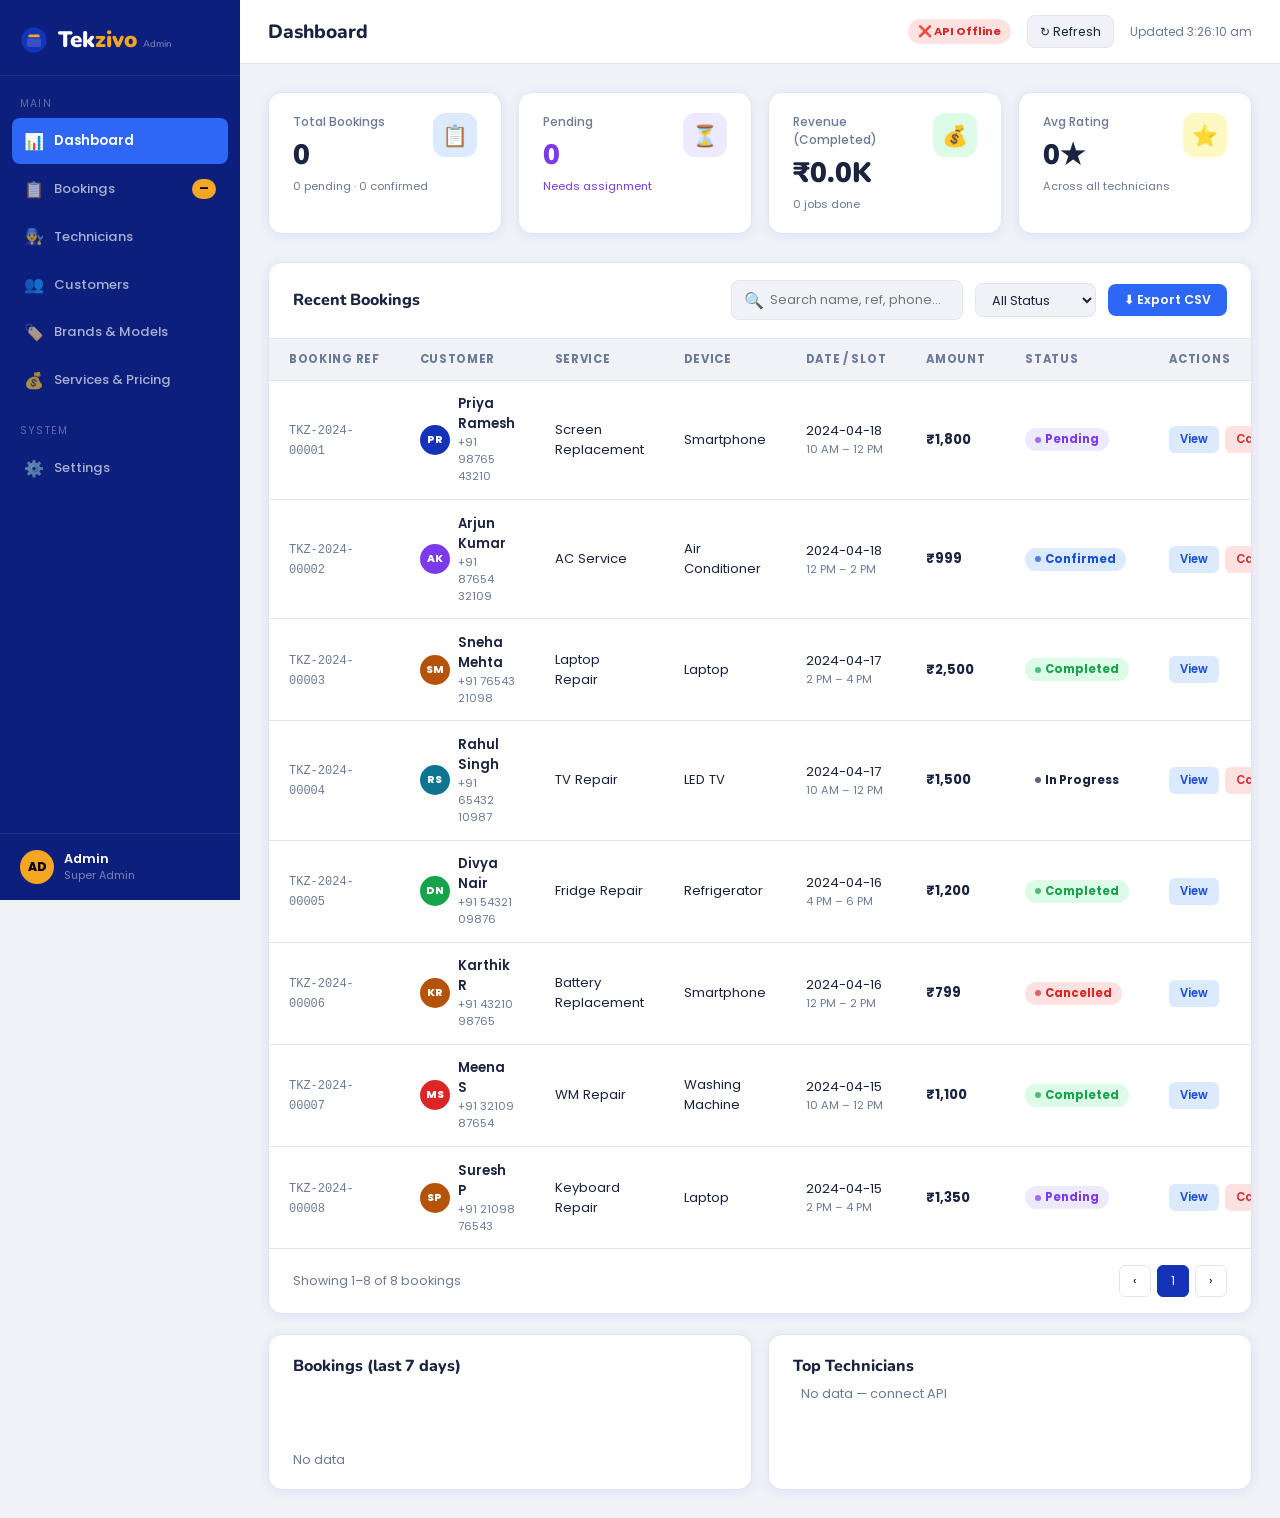
<file: tekzivo-admin.html>
<!DOCTYPE html>
<html lang="en">

<head>
  <meta charset="UTF-8" />
  <meta name="viewport" content="width=device-width, initial-scale=1.0" />
  <title>Tekzivo Admin Portal</title>
  <script>
    // Apply theme early to prevent FOUC (flash of unstyled content)
    (function () {
      const theme = localStorage.getItem('TEKZIVO_THEME') || 'light';
      if (theme === 'dark') {
        document.documentElement.classList.add('dark-theme');
      } else {
        document.documentElement.classList.remove('dark-theme');
      }
    })();
  </script>
  <link
    href="https://fonts.googleapis.com/css2?family=Nunito:wght@400;600;700;800;900&family=Poppins:wght@400;500;600;700&display=swap"
    rel="stylesheet" />
  <style>
    *,
    *::before,
    *::after {
      box-sizing: border-box;
      margin: 0;
      padding: 0
    }

    :root {
      --blue-dark: #0a1a6e;
      --blue: #1533b8;
      --blue-mid: #1e45d4;
      --blue-light: #2d67f5;
      --gold: #f5a623;
      --bg: #f0f2f8;
      --sidebar-bg: #0d1f7c;
      --white: #fff;
      --text: #1a2340;
      --muted: #6b7a99;
      --border: #e0e5f0;
      --success: #16a34a;
      --success-bg: #dcfce7;
      --warning: #b45309;
      --warning-bg: #fef9c3;
      --danger: #dc2626;
      --danger-bg: #fee2e2;
      --info: #1d4ed8;
      --info-bg: #dbeafe;
      --pending: #7c3aed;
      --pending-bg: #ede9fe;
      --card-shadow: 0 2px 12px rgba(21, 51, 184, 0.08);
      --font-head: 'Nunito', sans-serif;
      --font-body: 'Poppins', sans-serif;

      /* ⚠️ Change this to your server URL when deploying */
      --api: "";
    }

    body {
      font-family: var(--font-body);
      background: var(--bg);
      color: var(--text);
      display: flex;
      min-height: 100vh;
      overflow-x: hidden
    }

    /* SIDEBAR */
    .sidebar {
      width: 240px;
      min-height: 100vh;
      background: var(--sidebar-bg);
      display: flex;
      flex-direction: column;
      flex-shrink: 0;
      position: sticky;
      top: 0;
      height: 100vh;
      overflow-y: auto
    }

    .sidebar-logo {
      display: flex;
      align-items: center;
      gap: 10px;
      padding: 1.5rem 1.25rem 1.25rem;
      border-bottom: 1px solid rgba(255, 255, 255, 0.08)
    }

    .sidebar-logo span {
      font-family: var(--font-head);
      font-size: 1.4rem;
      font-weight: 900;
      color: #fff
    }

    .sidebar-logo span em {
      color: var(--gold);
      font-style: normal
    }

    .sidebar-label {
      font-size: 0.65rem;
      color: rgba(255, 255, 255, 0.35);
      letter-spacing: 0.12em;
      text-transform: uppercase;
      padding: 1.25rem 1.25rem 0.4rem
    }

    .sidebar-nav {
      display: flex;
      flex-direction: column;
      gap: 2px;
      padding: 0 0.75rem
    }

    .nav-item {
      display: flex;
      align-items: center;
      gap: 10px;
      padding: 0.65rem 0.75rem;
      border-radius: 8px;
      color: rgba(255, 255, 255, 0.65);
      font-size: 0.82rem;
      font-weight: 500;
      cursor: pointer;
      transition: all 0.15s
    }

    .nav-item:hover {
      background: rgba(255, 255, 255, 0.08);
      color: #fff
    }

    .nav-item.active {
      background: var(--blue-light);
      color: #fff;
      font-weight: 600
    }

    .nav-icon {
      font-size: 1rem;
      width: 20px;
      text-align: center;
      flex-shrink: 0
    }

    .nav-badge {
      margin-left: auto;
      background: var(--gold);
      color: #000;
      font-size: 0.65rem;
      font-weight: 800;
      padding: 2px 7px;
      border-radius: 20px
    }

    .sidebar-footer {
      margin-top: auto;
      padding: 1rem 1.25rem;
      border-top: 1px solid rgba(255, 255, 255, 0.08)
    }

    .admin-avatar {
      width: 34px;
      height: 34px;
      border-radius: 50%;
      background: var(--gold);
      display: flex;
      align-items: center;
      justify-content: center;
      font-weight: 800;
      font-size: 0.75rem;
      color: #000
    }

    .admin-name {
      font-size: 0.8rem;
      font-weight: 600;
      color: #fff
    }

    .admin-role {
      font-size: 0.68rem;
      color: rgba(255, 255, 255, 0.45)
    }

    /* MAIN */
    .main {
      flex: 1;
      display: flex;
      flex-direction: column;
      min-width: 0
    }

    .topbar {
      background: var(--white);
      border-bottom: 1px solid var(--border);
      padding: 0 1.75rem;
      height: 64px;
      display: flex;
      align-items: center;
      justify-content: space-between;
      position: sticky;
      top: 0;
      z-index: 100
    }

    .topbar-title {
      font-family: var(--font-head);
      font-size: 1.2rem;
      font-weight: 800
    }

    .topbar-right {
      display: flex;
      align-items: center;
      gap: 1rem
    }

    .api-status {
      font-size: 0.7rem;
      padding: 4px 10px;
      border-radius: 20px;
      font-weight: 700
    }

    .api-status.online {
      background: var(--success-bg);
      color: var(--success)
    }

    .api-status.offline {
      background: var(--danger-bg);
      color: var(--danger)
    }

    .btn-refresh {
      background: var(--bg);
      border: 1px solid var(--border);
      border-radius: 8px;
      padding: 0.4rem 0.75rem;
      font-size: 0.78rem;
      cursor: pointer;
      font-family: var(--font-body);
      transition: all 0.15s;
      color: var(--text);
    }

    .btn-refresh:hover {
      border-color: var(--blue);
      color: var(--blue)
    }

    .content {
      padding: 1.75rem;
      flex: 1
    }

    /* STATS */
    .stats-grid {
      display: grid;
      grid-template-columns: repeat(4, 1fr);
      gap: 1rem;
      margin-bottom: 1.75rem
    }

    .stat-card {
      background: var(--white);
      border-radius: 14px;
      padding: 1.25rem 1.5rem;
      box-shadow: var(--card-shadow);
      border: 1px solid var(--border);
      display: flex;
      align-items: flex-start;
      justify-content: space-between
    }

    .stat-label {
      font-size: 0.75rem;
      color: var(--muted);
      margin-bottom: 0.3rem;
      font-weight: 500
    }

    .stat-value {
      font-family: var(--font-head);
      font-size: 1.75rem;
      font-weight: 900
    }

    .stat-sub {
      font-size: 0.7rem;
      margin-top: 4px;
      color: var(--muted)
    }

    .stat-icon {
      width: 44px;
      height: 44px;
      border-radius: 12px;
      display: flex;
      align-items: center;
      justify-content: center;
      font-size: 1.3rem;
      flex-shrink: 0
    }

    /* PANEL / TABLE */
    .panel {
      background: var(--white);
      border-radius: 14px;
      box-shadow: var(--card-shadow);
      border: 1px solid var(--border);
      overflow: hidden
    }

    .panel-header {
      padding: 1.1rem 1.5rem;
      border-bottom: 1px solid var(--border);
      display: flex;
      align-items: center;
      justify-content: space-between;
      flex-wrap: wrap;
      gap: 0.75rem
    }

    .panel-title {
      font-family: var(--font-head);
      font-size: 1rem;
      font-weight: 800
    }

    .panel-actions {
      display: flex;
      align-items: center;
      gap: 0.75rem;
      flex-wrap: wrap
    }

    .search-box {
      display: flex;
      align-items: center;
      gap: 6px;
      background: var(--bg);
      border: 1px solid var(--border);
      border-radius: 8px;
      padding: 0.4rem 0.75rem
    }

    .search-box input {
      border: none;
      background: transparent;
      font-family: var(--font-body);
      font-size: 0.8rem;
      color: var(--text);
      outline: none;
      width: 180px
    }

    .filter-select {
      background: var(--bg);
      border: 1px solid var(--border);
      border-radius: 8px;
      padding: 0.4rem 0.75rem;
      font-family: var(--font-body);
      font-size: 0.8rem;
      color: var(--text);
      cursor: pointer;
      outline: none
    }

    .btn-export {
      background: var(--blue-light);
      color: #fff;
      border: none;
      padding: 0.45rem 1rem;
      border-radius: 8px;
      font-family: var(--font-body);
      font-size: 0.78rem;
      font-weight: 600;
      cursor: pointer;
      transition: background 0.2s
    }

    .btn-export:hover {
      background: var(--blue)
    }

    /* TABLE */
    .table-wrap {
      overflow-x: auto
    }

    .table-wrap-scroll {
      max-height: 450px;
      overflow-y: auto;
    }

    .table-wrap-scroll th {
      position: sticky;
      top: 0;
      background: var(--bg);
      z-index: 5;
      box-shadow: inset 0 -1px 0 var(--border);
    }

    table {
      width: 100%;
      border-collapse: collapse;
      min-width: 780px
    }

    thead {
      background: var(--bg)
    }

    th {
      padding: 0.75rem 1.25rem;
      text-align: left;
      font-size: 0.72rem;
      font-weight: 700;
      color: var(--muted);
      letter-spacing: 0.06em;
      text-transform: uppercase;
      border-bottom: 1px solid var(--border);
      white-space: nowrap
    }

    td {
      padding: 0.85rem 1.25rem;
      font-size: 0.82rem;
      border-bottom: 1px solid var(--border);
      vertical-align: middle
    }

    tr:last-child td {
      border-bottom: none
    }

    tr:hover td {
      background: rgba(21, 51, 184, 0.025)
    }

    .booking-id {
      font-family: monospace;
      font-size: 0.75rem;
      color: var(--muted)
    }

    .customer-cell {
      display: flex;
      align-items: center;
      gap: 8px
    }

    .cust-avatar {
      width: 30px;
      height: 30px;
      border-radius: 50%;
      display: flex;
      align-items: center;
      justify-content: center;
      font-size: 0.65rem;
      font-weight: 800;
      color: #fff;
      flex-shrink: 0
    }

    .cust-name {
      font-weight: 600;
      font-size: 0.82rem
    }

    .cust-phone {
      font-size: 0.7rem;
      color: var(--muted)
    }

    /* BADGES */
    .badge {
      display: inline-flex;
      align-items: center;
      gap: 4px;
      padding: 3px 10px;
      border-radius: 20px;
      font-size: 0.72rem;
      font-weight: 700;
      white-space: nowrap
    }

    .badge::before {
      content: '';
      width: 6px;
      height: 6px;
      border-radius: 50%;
      background: currentColor;
      opacity: 0.7
    }

    .badge-Pending {
      background: var(--pending-bg);
      color: var(--pending)
    }

    .badge-Confirmed {
      background: var(--info-bg);
      color: var(--info)
    }

    .badge-Completed {
      background: var(--success-bg);
      color: var(--success)
    }

    .badge-Cancelled {
      background: var(--danger-bg);
      color: var(--danger)
    }

    .badge-In.Progress,
    .badge-In {
      background: var(--warning-bg);
      color: var(--warning)
    }

    /* ACTION BUTTONS */
    .action-btns {
      display: flex;
      gap: 6px
    }

    .btn-sm {
      padding: 4px 10px;
      border-radius: 6px;
      font-size: 0.72rem;
      font-weight: 600;
      cursor: pointer;
      border: 1px solid transparent;
      transition: all 0.15s;
      font-family: var(--font-body)
    }

    .btn-view {
      background: var(--info-bg);
      color: var(--info)
    }

    .btn-view:hover {
      background: var(--info);
      color: #fff
    }

    .btn-cancel-sm {
      background: var(--danger-bg);
      color: var(--danger)
    }

    .btn-cancel-sm:hover {
      background: var(--danger);
      color: #fff
    }

    /* PAGINATION */
    .pagination {
      display: flex;
      align-items: center;
      justify-content: space-between;
      padding: 1rem 1.5rem;
      border-top: 1px solid var(--border)
    }

    .page-info {
      font-size: 0.78rem;
      color: var(--muted)
    }

    .page-btns {
      display: flex;
      gap: 6px
    }

    .page-btn {
      width: 32px;
      height: 32px;
      border-radius: 6px;
      border: 1px solid var(--border);
      background: var(--white);
      font-size: 0.8rem;
      cursor: pointer;
      display: flex;
      align-items: center;
      justify-content: center;
      font-family: var(--font-body);
      transition: all 0.15s
    }

    .page-btn:hover {
      border-color: var(--blue);
      color: var(--blue)
    }

    .page-btn.active {
      background: var(--blue);
      color: #fff;
      border-color: var(--blue)
    }

    /* LOADING SKELETON */
    .skeleton {
      background: linear-gradient(90deg, #e8edf8 25%, #f0f2f8 50%, #e8edf8 75%);
      background-size: 200% 100%;
      animation: shimmer 1.2s infinite;
      border-radius: 6px
    }

    @keyframes shimmer {
      0% {
        background-position: 200% 0
      }

      100% {
        background-position: -200% 0
      }
    }

    .skeleton-row td {
      padding: 1rem 1.25rem
    }

    /* MODAL */
    .modal-overlay {
      display: none;
      position: fixed;
      inset: 0;
      z-index: 1000;
      background: rgba(0, 0, 0, 0.45);
      align-items: center;
      justify-content: center
    }

    .modal-overlay.open {
      display: flex
    }

    .modal {
      background: var(--white);
      border-radius: 16px;
      width: 540px;
      max-width: 95vw;
      box-shadow: 0 20px 60px rgba(0, 0, 0, 0.25);
      overflow: hidden
    }

    .modal-header {
      padding: 1.25rem 1.5rem;
      border-bottom: 1px solid var(--border);
      display: flex;
      align-items: center;
      justify-content: space-between
    }

    .modal-title {
      font-family: var(--font-head);
      font-size: 1.1rem;
      font-weight: 800
    }

    .modal-close {
      background: none;
      border: none;
      font-size: 1.3rem;
      cursor: pointer;
      color: var(--muted)
    }

    .modal-body {
      padding: 1.5rem;
      max-height: 70vh;
      overflow-y: auto
    }

    .detail-grid {
      display: grid;
      grid-template-columns: 1fr 1fr;
      gap: 1rem
    }

    .detail-item {}

    .detail-label {
      font-size: 0.7rem;
      font-weight: 700;
      color: var(--muted);
      text-transform: uppercase;
      letter-spacing: 0.07em;
      margin-bottom: 3px
    }

    .detail-value {
      font-size: 0.85rem;
      font-weight: 600
    }

    .detail-full {
      grid-column: 1/-1
    }

    .modal-footer {
      padding: 1rem 1.5rem;
      border-top: 1px solid var(--border);
      display: flex;
      gap: 0.75rem;
      justify-content: flex-end
    }

    .btn-primary {
      background: var(--blue);
      color: #fff;
      border: none;
      padding: 0.6rem 1.25rem;
      border-radius: 8px;
      font-family: var(--font-body);
      font-size: 0.85rem;
      font-weight: 600;
      cursor: pointer;
      transition: background 0.15s
    }

    .btn-primary:hover {
      background: var(--blue-dark)
    }

    .btn-secondary {
      background: var(--bg);
      color: var(--text);
      border: 1px solid var(--border);
      padding: 0.6rem 1.25rem;
      border-radius: 8px;
      font-family: var(--font-body);
      font-size: 0.85rem;
      cursor: pointer
    }

    .status-select {
      width: 100%;
      padding: 0.6rem 0.75rem;
      border: 1.5px solid var(--border);
      border-radius: 8px;
      font-family: var(--font-body);
      font-size: 0.85rem;
      outline: none
    }

    .status-select:focus {
      border-color: var(--blue-light)
    }

    /* BOTTOM GRID */
    .bottom-grid {
      display: grid;
      grid-template-columns: 1fr 1fr;
      gap: 1rem;
      margin-top: 1.25rem
    }

    .chart-bar-wrap {
      display: flex;
      align-items: flex-end;
      gap: 6px;
      height: 80px;
      margin-top: 0.75rem
    }

    .chart-bar-col {
      display: flex;
      flex-direction: column;
      align-items: center;
      gap: 4px;
      flex: 1
    }

    .chart-bar {
      width: 100%;
      border-radius: 4px 4px 0 0;
      background: var(--blue-light);
      opacity: 0.75;
      min-height: 4px;
      transition: opacity 0.15s
    }

    .chart-bar:hover {
      opacity: 1
    }

    .chart-label {
      font-size: 0.65rem;
      color: var(--muted)
    }

    .tech-row {
      display: flex;
      align-items: center;
      gap: 10px;
      padding: 0.65rem;
      border-radius: 8px;
      background: var(--bg);
      margin-top: 0.5rem
    }

    .tech-av {
      width: 32px;
      height: 32px;
      border-radius: 50%;
      display: flex;
      align-items: center;
      justify-content: center;
      font-size: 0.65rem;
      font-weight: 800;
      color: #fff;
      flex-shrink: 0
    }

    .tech-info {
      flex: 1
    }

    .tech-name {
      font-size: 0.8rem;
      font-weight: 600
    }

    .tech-spec {
      font-size: 0.7rem;
      color: var(--muted)
    }

    .tech-jobs-num {
      font-family: var(--font-head);
      font-size: 1rem;
      font-weight: 800;
      color: var(--blue)
    }

    .tech-jobs-lbl {
      font-size: 0.65rem;
      color: var(--muted);
      text-align: right
    }

    /* TOAST */
    .toast {
      position: fixed;
      bottom: 2rem;
      right: 2rem;
      z-index: 2000;
      background: var(--text);
      color: #fff;
      padding: 0.85rem 1.5rem;
      border-radius: 10px;
      font-size: 0.85rem;
      font-weight: 600;
      box-shadow: 0 4px 20px rgba(0, 0, 0, 0.3);
      transform: translateY(100px);
      opacity: 0;
      transition: all 0.3s
    }

    .toast.show {
      transform: translateY(0);
      opacity: 1
    }

    /* Custom Confirmation Dialog */
    .confirm-overlay {
      position: fixed;
      top: 0; left: 0; width: 100%; height: 100%;
      background: rgba(0,0,0,0.6);
      display: none;
      align-items: center;
      justify-content: center;
      z-index: 20000;
    }
    .confirm-overlay.active {
      display: flex;
    }
    .confirm-box {
      background: var(--white);
      padding: 20px;
      border-radius: 12px;
      width: 90%;
      max-width: 400px;
      box-shadow: 0 10px 30px rgba(0,0,0,0.15);
      text-align: center;
      font-family: var(--font-body);
    }
    .confirm-title {
      font-family: var(--font-head);
      font-size: 1.25rem;
      font-weight: 800;
      margin-bottom: 12px;
      color: var(--text);
    }
    .confirm-message {
      color: var(--muted);
      margin-bottom: 20px;
      font-size: 0.9rem;
    }
    .confirm-actions {
      display: flex;
      justify-content: center;
      gap: 12px;
    }
    .btn-confirm-yes {
      background: var(--danger);
      color: white;
      border: none;
      padding: 8px 18px;
      border-radius: 8px;
      cursor: pointer;
      font-weight: 600;
      font-size: 0.85rem;
      transition: background 0.2s;
    }
    .btn-confirm-yes:hover {
      background: #b91c1c;
    }
    .btn-confirm-no {
      background: var(--bg);
      color: var(--text);
      border: none;
      padding: 8px 18px;
      border-radius: 8px;
      cursor: pointer;
      font-weight: 600;
      font-size: 0.85rem;
      transition: background 0.2s;
    }
    .btn-confirm-no:hover {
      background: var(--border);
    }

    @media(max-width:900px) {
      .sidebar {
        width: 60px
      }

      .sidebar-logo span,
      .nav-item span,
      .admin-name,
      .admin-role,
      .sidebar-label,
      .nav-badge {
        display: none
      }

      .sidebar-logo,
      .nav-item {
        justify-content: center;
        padding: 0.85rem
      }

      .stats-grid {
        grid-template-columns: 1fr 1fr
      }

      .bottom-grid {
        grid-template-columns: 1fr
      }
    }

    /* KANBAN BOARD */
    .kanban-container {
      display: flex;
      flex-direction: column;
      height: calc(100vh - 120px);
      gap: 1rem;
    }
    .kanban-header {
      display: flex;
      justify-content: space-between;
      align-items: center;
      flex-wrap: wrap;
      gap: 1rem;
      background: var(--white);
      padding: 1rem 1.5rem;
      border-radius: 12px;
      border: 1px solid var(--border);
    }
    .kanban-board {
      display: grid;
      grid-template-columns: repeat(5, minmax(260px, 1fr));
      gap: 1rem;
      overflow-x: auto;
      align-items: start;
      flex: 1;
      padding-bottom: 1rem;
    }
    .kanban-col {
      background: var(--bg);
      border: 1px solid var(--border);
      border-radius: 12px;
      display: flex;
      flex-direction: column;
      max-height: calc(100vh - 200px);
      padding: 0.75rem;
    }
    .kanban-col-header {
      display: flex;
      align-items: center;
      justify-content: space-between;
      padding-bottom: 0.75rem;
      border-bottom: 2px solid var(--border);
      margin-bottom: 0.75rem;
    }
    .kanban-col-title-wrap {
      display: flex;
      align-items: center;
      gap: 8px;
    }
    .kanban-col-dot {
      width: 10px;
      height: 10px;
      border-radius: 50%;
    }
    .kanban-col-dot.Pending { background: var(--pending); }
    .kanban-col-dot.Confirmed { background: var(--info); }
    .kanban-col-dot.In-Progress { background: var(--warning); }
    .kanban-col-dot.Completed { background: var(--success); }
    .kanban-col-dot.Cancelled { background: var(--danger); }

    .kanban-col-title {
      font-family: var(--font-head);
      font-size: 0.9rem;
      font-weight: 800;
      color: var(--text);
    }
    .kanban-col-count {
      background: var(--border);
      color: var(--text);
      font-size: 0.75rem;
      font-weight: 700;
      padding: 2px 8px;
      border-radius: 12px;
    }
    .kanban-cards {
      display: flex;
      flex-direction: column;
      gap: 0.75rem;
      overflow-y: auto;
      flex: 1;
      min-height: 200px;
      padding: 0.25rem;
    }
    .kanban-card {
      background: var(--white);
      border: 1px solid var(--border);
      border-radius: 8px;
      padding: 0.85rem;
      box-shadow: 0 2px 4px rgba(0,0,0,0.02);
      cursor: pointer;
      transition: all 0.2s ease;
      display: flex;
      flex-direction: column;
      gap: 6px;
    }
    .kanban-card:hover {
      transform: translateY(-2px);
      box-shadow: 0 4px 12px rgba(0,0,0,0.08);
      border-color: var(--blue);
    }
    .kanban-card-header {
      display: flex;
      justify-content: space-between;
      align-items: center;
    }
    .kanban-card-ref {
      font-family: monospace;
      font-size: 0.72rem;
      font-weight: 700;
      color: var(--muted);
    }
    .kanban-card-device {
      font-size: 0.65rem;
      background: var(--border);
      padding: 2px 6px;
      border-radius: 4px;
      font-weight: 700;
      color: var(--text);
    }
    .kanban-card-title {
      font-size: 0.82rem;
      font-weight: 700;
      color: var(--text);
      line-height: 1.3;
    }
    .kanban-card-customer {
      font-size: 0.78rem;
      font-weight: 600;
      color: var(--text);
      display: flex;
      align-items: center;
      gap: 6px;
      margin-top: 2px;
    }
    .kanban-card-avatar {
      width: 18px;
      height: 18px;
      border-radius: 50%;
      display: flex;
      align-items: center;
      justify-content: center;
      color: white;
      font-size: 0.55rem;
      font-weight: 800;
    }
    .kanban-card-date {
      font-size: 0.72rem;
      color: var(--muted);
      display: flex;
      align-items: center;
      gap: 4px;
    }
    .kanban-card-footer {
      display: flex;
      justify-content: space-between;
      align-items: center;
      border-top: 1px dashed var(--border);
      padding-top: 6px;
      margin-top: 4px;
    }
    .kanban-card-price {
      font-size: 0.8rem;
      font-weight: 800;
      color: var(--text);
    }
    .kanban-card-tech-wrap {
      margin-top: 4px;
    }
    .kanban-card-tech-badge {
      display: inline-flex;
      align-items: center;
      gap: 4px;
      font-size: 0.7rem;
      background: #eff6ff;
      color: #1e40af;
      padding: 2px 6px;
      border-radius: 4px;
      font-weight: 600;
    }
    .kanban-card-tech-unassigned {
      font-size: 0.7rem;
      background: #fef3c7;
      color: #92400e;
      padding: 2px 6px;
      border-radius: 4px;
      font-weight: 600;
    }
    .kanban-card-select-tech {
      width: 100%;
      font-size: 0.75rem;
      padding: 4px;
      border-radius: 4px;
      border: 1px solid var(--border);
      background: var(--bg);
      cursor: pointer;
      font-weight: 500;
    }
    .kanban-card-quick-status {
      font-size: 0.72rem;
      padding: 3px;
      border-radius: 4px;
      border: 1px solid var(--border);
      background: var(--bg);
      max-width: 95px;
      font-weight: 500;
    }

    /* SLIDE OUT DRAWER */
    .drawer-overlay {
      position: fixed;
      top: 0; left: 0; width: 100%; height: 100%;
      background: rgba(0,0,0,0.5);
      opacity: 0;
      pointer-events: none;
      transition: opacity 0.3s ease;
      z-index: 10000;
      display: flex;
      justify-content: flex-end;
    }
    .drawer-overlay.open {
      opacity: 1;
      pointer-events: auto;
    }
    .drawer {
      width: 100%;
      max-width: 480px;
      height: 100%;
      background: var(--white);
      box-shadow: -5px 0 25px rgba(0,0,0,0.15);
      transform: translateX(100%);
      transition: transform 0.3s cubic-bezier(0.16, 1, 0.3, 1);
      display: flex;
      flex-direction: column;
    }
    .drawer-overlay.open .drawer {
      transform: translateX(0);
    }
    .drawer-header {
      padding: 1.25rem 1.5rem;
      border-bottom: 1px solid var(--border);
      display: flex;
      align-items: center;
      justify-content: space-between;
    }
    .drawer-title {
      font-family: var(--font-head);
      font-size: 1.25rem;
      font-weight: 800;
      color: var(--text);
    }
    .drawer-close {
      background: none;
      border: none;
      font-size: 1.25rem;
      cursor: pointer;
      color: var(--muted);
      transition: color 0.2s;
    }
    .drawer-close:hover {
      color: var(--text);
    }
    .drawer-body {
      padding: 1.5rem;
      overflow-y: auto;
      flex: 1;
    }
    /* SETTINGS VIEW */
    .settings-panel {
      padding: 1.75rem;
    }
    .settings-tab-bar {
      display: flex;
      gap: 1.5rem;
      border-bottom: 1px solid var(--border);
      margin-bottom: 1.5rem;
      padding-bottom: 2px;
    }
    .settings-tab {
      background: none;
      border: none;
      font-family: var(--font-head);
      font-size: 0.95rem;
      font-weight: 700;
      color: var(--muted);
      cursor: pointer;
      padding: 0.5rem 0.25rem 0.75rem 0.25rem;
      border-bottom: 2px solid transparent;
      transition: all 0.2s;
    }
    .settings-tab:hover {
      color: var(--text);
    }
    .settings-tab.active {
      color: var(--blue);
      border-bottom-color: var(--blue);
    }
    .settings-section {
      display: none;
    }
    .settings-section.active {
      display: block;
    }
    .form-grid {
      display: grid;
      grid-template-columns: 1fr 1fr;
      gap: 1.25rem;
      margin-bottom: 1.25rem;
    }
    @media (max-width: 768px) {
      .form-grid {
        grid-template-columns: 1fr;
      }
    }
    .form-group {
      display: flex;
      flex-direction: column;
      gap: 6px;
    }
    .form-group label {
      font-size: 0.78rem;
      font-weight: 700;
      color: var(--text);
      text-transform: uppercase;
      letter-spacing: 0.5px;
    }
    .form-group input, .form-group select {
      padding: 10px 12px;
      border-radius: 8px;
      border: 1px solid var(--border);
      background: var(--white);
      font-family: inherit;
      font-size: 0.88rem;
      color: var(--text);
      transition: border-color 0.2s;
    }
    .form-group input:focus, .form-group select:focus {
      border-color: var(--blue);
      outline: none;
    }
    .form-actions {
      display: flex;
      justify-content: flex-end;
      margin-top: 1.5rem;
      padding-top: 1rem;
      border-top: 1px solid var(--border);
    }
    .pincode-manager-layout {
      display: grid;
      grid-template-columns: 280px 1fr;
      gap: 1.5rem;
    }
    @media (max-width: 992px) {
      .pincode-manager-layout {
        grid-template-columns: 1fr;
      }
    }
    .pincode-list-container {
      display: flex;
      flex-direction: column;
      gap: 1rem;
    }
    .pincode-search-bar {
      display: flex;
      align-items: center;
      gap: 8px;
      background: var(--white);
      border: 1px solid var(--border);
      border-radius: 8px;
      padding: 6px 12px;
    }
    .pincode-search-bar input {
      border: none;
      outline: none;
      background: transparent;
      width: 100%;
      font-size: 0.85rem;
    }
    .pincode-grid {
      display: grid;
      grid-template-columns: repeat(auto-fill, minmax(180px, 1fr));
      gap: 0.85rem;
      max-height: 480px;
      overflow-y: auto;
      padding-right: 4px;
    }
    .pincode-card {
      background: var(--white);
      border: 1px solid var(--border);
      border-radius: 8px;
      padding: 0.75rem 1rem;
      display: flex;
      justify-content: space-between;
      align-items: center;
      box-shadow: 0 1px 3px rgba(0,0,0,0.01);
      transition: all 0.2s;
    }
    .pincode-card:hover {
      border-color: var(--blue);
      box-shadow: 0 2px 8px rgba(0,0,0,0.04);
    }
    .pincode-card-info {
      display: flex;
      flex-direction: column;
      gap: 2px;
    }
    .pincode-card-code {
      font-family: monospace;
      font-size: 0.95rem;
      font-weight: 800;
      color: var(--blue);
    }
    .pincode-card-loc {
      font-size: 0.7rem;
      color: var(--muted);
      font-weight: 600;
    }
    .btn-delete-pincode {
      background: none;
      border: none;
      color: var(--danger);
      opacity: 0.6;
      cursor: pointer;
      font-size: 0.85rem;
      padding: 4px;
      border-radius: 4px;
      transition: all 0.2s;
    }
    .btn-delete-pincode:hover {
      opacity: 1;
      background: #fef2f2;
    }

    /* DARK THEME OVERRIDES */
    .dark-theme {
      --bg: #0b0f19;
      --white: #111827;
      --text: #f3f4f6;
      --muted: #9ca3af;
      --border: #1f2937;
      --card-shadow: 0 4px 20px rgba(0,0,0,0.3);

      /* Premium dark-mode status badges styling */
      --pending: #a78bfa;
      --pending-bg: rgba(124, 58, 237, 0.18);
      --info: #60a5fa;
      --info-bg: rgba(29, 78, 216, 0.18);
      --warning: #fbbf24;
      --warning-bg: rgba(180, 83, 9, 0.18);
      --success: #4ade80;
      --success-bg: rgba(22, 163, 74, 0.18);
      --danger: #f87171;
      --danger-bg: rgba(220, 38, 38, 0.18);
    }
    body.dark-theme,
    .dark-theme body {
      background: var(--bg);
      color: var(--text);
    }
    .dark-theme .panel,
    .dark-theme .kanban-header,
    .dark-theme .kanban-card,
    .dark-theme .topbar,
    .dark-theme .modal,
    .dark-theme .modal-content,
    .dark-theme .drawer {
      background: #1f2937;
      border-color: #374151;
    }
    .dark-theme input,
    .dark-theme select,
    .dark-theme textarea {
      background: #111827 !important;
      color: #f3f4f6 !important;
      border-color: #374151 !important;
    }
    .dark-theme .nav-item:hover,
    .dark-theme .nav-item.active {
      background: rgba(255,255,255,0.05);
    }
  </style>
</head>

<body>

  <!-- API CONFIG — change this to your Flask server URL -->
  <script>
    const API_BASE = localStorage.getItem('TEKZIVO_API_BASE') || 'http://localhost:5000/api';
    if (localStorage.getItem('TEKZIVO_THEME') === 'dark') {
      document.body.classList.add('dark-theme');
    }
  </script>

  <!-- SIDEBAR -->
  <aside class="sidebar">
    <div class="sidebar-logo">
      <svg width="28" height="28" viewBox="0 0 40 40" fill="none">
        <circle cx="20" cy="20" r="18" fill="#1533b8" />
        <path d="M12 14c0-1.1.9-2 2-2h12a2 2 0 012 2v2H12v-2z" fill="#f5a623" />
        <path d="M10 18h20v10a2 2 0 01-2 2H12a2 2 0 01-2-2V18z" fill="white" fill-opacity="0.15" />
      </svg>
      <span>Tek<em>zivo</em> <span style="font-size:0.6rem;font-weight:400;opacity:0.5">Admin</span></span>
    </div>
    <div class="sidebar-label">Main</div>
    <nav class="sidebar-nav">
      <div class="nav-item active" onclick="loadSection('dashboard',this)"><span
          class="nav-icon">📊</span><span>Dashboard</span></div>
      <div class="nav-item" onclick="loadSection('bookings',this)"><span
          class="nav-icon">📋</span><span>Bookings</span><span class="nav-badge" id="pending-badge">—</span></div>
      <div class="nav-item" onclick="loadSection('technicians',this)"><span
          class="nav-icon">👨‍🔧</span><span>Technicians</span></div>
      <div class="nav-item" onclick="loadSection('customers',this)"><span
          class="nav-icon">👥</span><span>Customers</span></div>
      <div class="nav-item" onclick="loadSection('brands',this)"><span
          class="nav-icon">🏷️</span><span>Brands & Models</span></div>
      <div class="nav-item" onclick="loadSection('services',this)"><span
          class="nav-icon">💰</span><span>Services & Pricing</span></div>
    </nav>
    <div class="sidebar-label">System</div>
    <nav class="sidebar-nav">
      <div class="nav-item" onclick="loadSection('settings',this)"><span
          class="nav-icon">⚙️</span><span>Settings</span></div>
    </nav>
    <div class="sidebar-footer">
      <div style="display:flex;align-items:center;gap:10px">
        <div class="admin-avatar">AD</div>
        <div>
          <div class="admin-name">Admin</div>
          <div class="admin-role">Super Admin</div>
        </div>
      </div>
    </div>
  </aside>

  <!-- MAIN -->
  <div class="main">
    <div class="topbar">
      <div class="topbar-title" id="page-title">Dashboard</div>
      <div class="topbar-right">
        <div class="api-status offline" id="api-badge">⏳ Connecting...</div>
        <button class="btn-refresh" onclick="refreshData()">↻ Refresh</button>
        <div style="font-size:0.75rem;color:var(--muted)" id="last-updated"></div>
      </div>
    </div>

    <div class="content" id="main-content">
      <div style="text-align:center;padding:4rem;color:var(--muted)">Loading dashboard...</div>
    </div>
  </div>

  <!-- MODAL -->
  <div class="modal-overlay" id="booking-modal">
    <div class="modal">
      <div class="modal-header">
        <div class="modal-title">Booking Details</div>
        <button class="modal-close" onclick="closeModal()">✕</button>
      </div>
      <div class="modal-body" id="modal-body"></div>
      <div class="modal-footer">
        <button class="btn-secondary" onclick="closeModal()">Close</button>
        <button class="btn-primary" onclick="saveStatus()">Save Changes</button>
      </div>
    </div>
  </div>

  <!-- SLIDE OUT DRAWER -->
  <div class="drawer-overlay" id="booking-drawer" onclick="if(event.target === this) closeBookingDrawer()">
    <div class="drawer">
      <div class="drawer-header">
        <div class="drawer-title" id="drawer-title">Booking Details</div>
        <button class="drawer-close" onclick="closeBookingDrawer()">✕</button>
      </div>
      <div class="drawer-body" id="drawer-body"></div>
      <div class="drawer-footer">
        <button class="btn-secondary" onclick="closeBookingDrawer()">Close</button>
        <button class="btn-primary" onclick="saveDrawerStatus()">Save Changes</button>
      </div>
    </div>
  </div>

  <div class="toast" id="toast"></div>

  <script>
    // ─── STATE ────────────────────────────────
    let currentSection = 'dashboard';
    let currentBookingId = null;
    let currentDrawerBookingId = null;
    let bookingsCache = [];
    let techniciansCache = [];
    let statsCache = {};
    let currentPage = 1;
    const PER_PAGE = 15;

    const COLORS = ['#1533b8', '#7c3aed', '#0e7490', '#b45309', '#16a34a', '#dc2626', '#1d4ed8', '#d97706'];
    const initials = n => n.split(' ').map(w => w[0]).join('').slice(0, 2).toUpperCase();
    const colorFor = n => COLORS[n.charCodeAt(0) % COLORS.length];

    // ─── API HELPERS ──────────────────────────
    async function apiFetch(path, opts = {}) {
      const res = await fetch(API_BASE + path, {
        headers: { 'Content-Type': 'application/json' },
        ...opts
      });
      if (!res.ok) throw new Error(`HTTP ${res.status}`);
      return res.json();
    }

    async function checkApiHealth() {
      try {
        await apiFetch('/health');
        document.getElementById('api-badge').textContent = '✅ API Online';
        document.getElementById('api-badge').className = 'api-status online';
        return true;
      } catch {
        document.getElementById('api-badge').textContent = '❌ API Offline';
        document.getElementById('api-badge').className = 'api-status offline';
        return false;
      }
    }

    // ─── DASHBOARD ────────────────────────────
    async function renderDashboard() {
      document.getElementById('page-title').textContent = 'Dashboard';
      const content = document.getElementById('main-content');
      content.innerHTML = '<div style="text-align:center;padding:3rem;color:var(--muted)">Loading stats...</div>';

      let stats = {
        totals: { total: 0, pending: 0, confirmed: 0, in_progress: 0, completed: 0, cancelled: 0 },
        revenue: 0, avg_rating: 0, top_technicians: [], daily_bookings: []
      };

      try {
        const res = await apiFetch('/dashboard/stats');
        stats = res.data;
        statsCache = stats;
        const pb = document.getElementById('pending-badge');
        if (pb) pb.textContent = stats.totals.pending || '0';
      } catch {
        // Use cached or defaults
        if (Object.keys(statsCache).length) stats = statsCache;
      }

      const t = stats.totals;
      content.innerHTML = `
    <!-- STATS -->
    <div class="stats-grid">
      <div class="stat-card">
        <div>
          <div class="stat-label">Total Bookings</div>
          <div class="stat-value">${t.total.toLocaleString()}</div>
          <div class="stat-sub">${t.pending} pending · ${t.confirmed} confirmed</div>
        </div>
        <div class="stat-icon" style="background:#dbeafe">📋</div>
      </div>
      <div class="stat-card">
        <div>
          <div class="stat-label">Pending</div>
          <div class="stat-value" style="color:var(--pending)">${t.pending}</div>
          <div class="stat-sub" style="color:var(--pending)">Needs assignment</div>
        </div>
        <div class="stat-icon" style="background:#ede9fe">⏳</div>
      </div>
      <div class="stat-card">
        <div>
          <div class="stat-label">Revenue (Completed)</div>
          <div class="stat-value">₹${(stats.revenue / 1000).toFixed(1)}K</div>
          <div class="stat-sub">${t.completed} jobs done</div>
        </div>
        <div class="stat-icon" style="background:#dcfce7">💰</div>
      </div>
      <div class="stat-card">
        <div>
          <div class="stat-label">Avg Rating</div>
          <div class="stat-value">${stats.avg_rating}★</div>
          <div class="stat-sub">Across all technicians</div>
        </div>
        <div class="stat-icon" style="background:#fef9c3">⭐</div>
      </div>
    </div>

    <!-- BOOKINGS TABLE -->
    <div class="panel" style="margin-bottom:1.25rem">
      <div class="panel-header">
        <div class="panel-title">Recent Bookings</div>
        <div class="panel-actions">
          <div class="search-box">🔍 <input type="text" placeholder="Search name, ref, phone..." id="search-input" onkeydown="if(event.key === 'Enter') filterAndRenderTable()"/></div>
          <select class="filter-select" id="status-filter" onchange="filterAndRenderTable()">
            <option value="">All Status</option>
            <option>Pending</option><option>Confirmed</option>
            <option>In Progress</option><option>Completed</option><option>Cancelled</option>
          </select>
          <button class="btn-export" onclick="exportCSV()">⬇ Export CSV</button>
        </div>
      </div>
      <div class="table-wrap"><table>
        <thead><tr>
          <th>Booking Ref</th><th>Customer</th><th>Service</th><th>Device</th>
          <th>Date / Slot</th><th>Amount</th><th>Status</th><th>Actions</th>
        </tr></thead>
        <tbody id="bookings-tbody">
          ${skeletonRows(6)}
        </tbody>
      </table></div>
      <div class="pagination">
        <div class="page-info" id="page-info">Loading...</div>
        <div class="page-btns" id="page-btns"></div>
      </div>
    </div>

    <!-- BOTTOM -->
    <div class="bottom-grid">
      <div class="panel" style="padding:1.25rem 1.5rem">
        <div class="panel-title">Bookings (last 7 days)</div>
        <div class="chart-bar-wrap" id="daily-chart">
          ${buildDailyChart(stats.daily_bookings)}
        </div>
      </div>
      <div class="panel" style="padding:1.25rem 1.5rem">
        <div class="panel-title">Top Technicians</div>
        <div id="tech-list">
          ${buildTechList(stats.top_technicians)}
        </div>
      </div>
    </div>`;

      loadBookings();
      updateTimestamp();
    }

    // ─── BOOKINGS LOAD ────────────────────────
    async function loadBookings() {
      try {
        const res = await apiFetch('/bookings?per_page=200');
        bookingsCache = res.data.bookings || [];
      } catch {
        // Keep existing cache or use demo data
        if (!bookingsCache.length) bookingsCache = getDemoData();
      }
      if (currentSection === 'bookings') {
        filterAndRenderKanban();
      } else {
        filterAndRenderTable();
      }
    }

    function filterAndRenderTable() {
      const search = (document.getElementById('search-input')?.value || '').toLowerCase();
      const status = document.getElementById('status-filter')?.value || '';

      const filtered = bookingsCache.filter(b => {
        const cname = b.customer?.name || '';
        const cphone = b.customer?.phone || '';
        const ref = b.booking_ref || '';
        const matchS = !search || cname.toLowerCase().includes(search) ||
          cphone.includes(search) || ref.toLowerCase().includes(search);
        const matchF = !status || b.status === status;
        return matchS && matchF;
      });

      const total = filtered.length;
      const start = (currentPage - 1) * PER_PAGE;
      const page = filtered.slice(start, start + PER_PAGE);

      const tbody = document.getElementById('bookings-tbody');
      if (!tbody) return;

      if (!page.length) {
        tbody.innerHTML = `<tr><td colspan="8" style="text-align:center;padding:2rem;color:var(--muted)">No bookings found</td></tr>`;
      } else {
        tbody.innerHTML = page.map(b => bookingRow(b)).join('');
      }

      const pi = document.getElementById('page-info');
      if (pi) pi.textContent = `Showing ${start + 1}–${Math.min(start + PER_PAGE, total)} of ${total} bookings`;

      buildPagination(total);
    }

    // ─── KANBAN BOARD RENDERERS ────────────────
    async function renderBookingsKanban() {
      document.getElementById('page-title').textContent = 'Bookings Board';
      const content = document.getElementById('main-content');
      
      content.innerHTML = `
        <div class="kanban-container">
          <div class="kanban-header">
            <div style="font-family:var(--font-head); font-size:1.1rem; font-weight:800; color:var(--text)">
              Manage Bookings Lifecycle
            </div>
            <div style="display:flex; gap:12px; align-items:center;">
              <div class="search-box">🔍 <input type="text" placeholder="Search name, ref, phone..." id="kanban-search-input" onkeydown="if(event.key === 'Enter') filterAndRenderKanban()"/></div>
              <button class="btn-refresh" onclick="loadBookings()">↻ Refresh</button>
            </div>
          </div>
          
          <div class="kanban-board">
            <!-- Pending -->
            <div class="kanban-col" id="col-Pending">
              <div class="kanban-col-header">
                <div class="kanban-col-title-wrap">
                  <span class="kanban-col-dot Pending"></span>
                  <span class="kanban-col-title">Pending</span>
                </div>
                <span class="kanban-col-count" id="count-Pending">0</span>
              </div>
              <div class="kanban-cards" id="cards-Pending"></div>
            </div>

            <!-- Confirmed -->
            <div class="kanban-col" id="col-Confirmed">
              <div class="kanban-col-header">
                <div class="kanban-col-title-wrap">
                  <span class="kanban-col-dot Confirmed"></span>
                  <span class="kanban-col-title">Confirmed</span>
                </div>
                <span class="kanban-col-count" id="count-Confirmed">0</span>
              </div>
              <div class="kanban-cards" id="cards-Confirmed"></div>
            </div>

            <!-- In Progress -->
            <div class="kanban-col" id="col-In-Progress">
              <div class="kanban-col-header">
                <div class="kanban-col-title-wrap">
                  <span class="kanban-col-dot In-Progress"></span>
                  <span class="kanban-col-title">In Progress</span>
                </div>
                <span class="kanban-col-count" id="count-In-Progress">0</span>
              </div>
              <div class="kanban-cards" id="cards-In-Progress"></div>
            </div>

            <!-- Completed -->
            <div class="kanban-col" id="col-Completed">
              <div class="kanban-col-header">
                <div class="kanban-col-title-wrap">
                  <span class="kanban-col-dot Completed"></span>
                  <span class="kanban-col-title">Completed</span>
                </div>
                <span class="kanban-col-count" id="count-Completed">0</span>
              </div>
              <div class="kanban-cards" id="cards-Completed"></div>
            </div>

            <!-- Cancelled -->
            <div class="kanban-col" id="col-Cancelled">
              <div class="kanban-col-header">
                <div class="kanban-col-title-wrap">
                  <span class="kanban-col-dot Cancelled"></span>
                  <span class="kanban-col-title">Cancelled</span>
                </div>
                <span class="kanban-col-count" id="count-Cancelled">0</span>
              </div>
              <div class="kanban-cards" id="cards-Cancelled"></div>
            </div>
          </div>
        </div>
      `;

      loadBookings();
      updateTimestamp();
    }

    function filterAndRenderKanban() {
      const search = (document.getElementById('kanban-search-input')?.value || '').toLowerCase();

      const filtered = bookingsCache.filter(b => {
        const cname = b.customer?.name || '';
        const cphone = b.customer?.phone || '';
        const ref = b.booking_ref || '';
        return !search || cname.toLowerCase().includes(search) ||
          cphone.includes(search) || ref.toLowerCase().includes(search);
      });

      const statuses = ['Pending', 'Confirmed', 'In Progress', 'Completed', 'Cancelled'];
      const columns = {
        'Pending': document.getElementById('cards-Pending'),
        'Confirmed': document.getElementById('cards-Confirmed'),
        'In Progress': document.getElementById('cards-In-Progress'),
        'Completed': document.getElementById('cards-Completed'),
        'Cancelled': document.getElementById('cards-Cancelled')
      };
      
      const counts = {
        'Pending': document.getElementById('count-Pending'),
        'Confirmed': document.getElementById('count-Confirmed'),
        'In Progress': document.getElementById('count-In-Progress'),
        'Completed': document.getElementById('count-Completed'),
        'Cancelled': document.getElementById('count-Cancelled')
      };

      statuses.forEach(s => {
        if (columns[s]) columns[s].innerHTML = '';
        if (counts[s]) counts[s].textContent = '0';
      });

      const colCounts = { 'Pending': 0, 'Confirmed': 0, 'In Progress': 0, 'Completed': 0, 'Cancelled': 0 };

      filtered.forEach(b => {
        const statusKey = b.status || 'Pending';
        const colElement = columns[statusKey];
        if (colElement) {
          colElement.innerHTML += kanbanCardHTML(b);
          colCounts[statusKey]++;
        }
      });

      statuses.forEach(s => {
        if (counts[s]) counts[s].textContent = colCounts[s];
      });
    }

    function kanbanCardHTML(b) {
      const cname = b.customer?.name || '—';
      const svc = b.service?.name || b.service_name || '—';
      const dev = b.service?.device_type || b.device_type || '—';
      const price = b.estimated_price ? `₹${Number(b.estimated_price).toLocaleString()}` : '—';
      const date = b.preferred_date || '—';
      const slot = b.time_slot || '';
      
      let techHTML = '';
      const canAssign = !['Cancelled', 'Completed'].includes(b.status);
      
      if (b.technician) {
        techHTML = `<div class="kanban-card-tech-badge">👨‍🔧 ${b.technician.name}</div>`;
      } else {
        if (canAssign) {
          techHTML = `
            <select class="kanban-card-select-tech" onclick="event.stopPropagation()" onchange="assignTechInline('${b.id}', this.value)">
              <option value="">⚠️ Assign Technician</option>
              ${techniciansCache.map(t => `<option value="${t.id}">${t.name} (${t.specialization})</option>`).join('')}
            </select>
          `;
        } else {
          techHTML = `<div class="kanban-card-tech-unassigned">No Technician</div>`;
        }
      }

      const statusOptions = ['Pending', 'Confirmed', 'In Progress', 'Completed', 'Cancelled'];
      const statusSelectHTML = `
        <select class="kanban-card-quick-status" onclick="event.stopPropagation()" onchange="updateStatusInline('${b.id}', this.value)">
          ${statusOptions.map(s => `<option value="${s}" ${s === b.status ? 'selected' : ''}>${s}</option>`).join('')}
        </select>
      `;

      return `
        <div class="kanban-card" onclick="openBookingDrawer('${b.id}')">
          <div class="kanban-card-header">
            <span class="kanban-card-ref">${b.booking_ref}</span>
            <span class="kanban-card-device">${dev}</span>
          </div>
          <div class="kanban-card-title">${svc}</div>
          <div class="kanban-card-customer">
            <div class="kanban-card-avatar" style="background:${colorFor(cname)}">${initials(cname)}</div>
            <span>${cname}</span>
          </div>
          <div class="kanban-card-date">📅 ${date} <span style="opacity:0.6">${slot}</span></div>
          <div class="kanban-card-tech-wrap" onclick="event.stopPropagation()">
            ${techHTML}
          </div>
          <div class="kanban-card-footer">
            <div class="kanban-card-price">${price}</div>
            <div onclick="event.stopPropagation()">
              ${statusSelectHTML}
            </div>
          </div>
        </div>
      `;
    }

    async function assignTechInline(bookingId, techId) {
      if (!techId) return;
      
      const tech = techniciansCache.find(t => t.id === techId);
      if (!tech) return;

      try {
        await apiFetch(`/bookings/${bookingId}/assign`, {
          method: 'PATCH',
          body: JSON.stringify({ technician_id: techId })
        });
        
        const idx = bookingsCache.findIndex(b => b.id === bookingId);
        if (idx !== -1) {
          bookingsCache[idx].technician = tech;
          bookingsCache[idx].status = 'Confirmed';
        }
        
        filterAndRenderKanban();
        showToast(`✅ Technician "${tech.name}" assigned!`);
      } catch (e) {
        const idx = bookingsCache.findIndex(b => b.id === bookingId);
        if (idx !== -1) {
          bookingsCache[idx].technician = tech;
          bookingsCache[idx].status = 'Confirmed';
        }
        filterAndRenderKanban();
        showToast(`✅ Assigned (local fallback — API offline)`);
      }
    }

    async function updateStatusInline(bookingId, newStatus) {
      if (!newStatus) return;

      try {
        await apiFetch(`/bookings/${bookingId}/status`, {
          method: 'PATCH',
          body: JSON.stringify({ status: newStatus })
        });
        
        const idx = bookingsCache.findIndex(b => b.id === bookingId);
        if (idx !== -1) {
          bookingsCache[idx].status = newStatus;
        }
        
        filterAndRenderKanban();
        showToast(`✅ Status updated to "${newStatus}"`);
      } catch {
        const idx = bookingsCache.findIndex(b => b.id === bookingId);
        if (idx !== -1) {
          bookingsCache[idx].status = newStatus;
        }
        filterAndRenderKanban();
        showToast(`✅ Status updated (local fallback — API offline)`);
      }
    }

    // ─── SLIDE OUT DRAWER ──────────────────────
    async function openBookingDrawer(bookingId) {
      currentDrawerBookingId = bookingId;
      const drawerBody = document.getElementById('drawer-body');
      drawerBody.innerHTML = '<div style="text-align:center;padding:3rem;color:var(--muted)">Loading...</div>';
      
      const drawer = document.getElementById('booking-drawer');
      drawer.classList.add('open');

      let b = bookingsCache.find(x => x.id === bookingId);

      if (!b) {
        try {
          const res = await apiFetch(`/bookings/${bookingId}`);
          b = res.data;
        } catch { return; }
      }

      const cname = b.customer?.name || '—';
      const cphone = b.customer?.phone || '—';
      const cemail = b.customer?.email || '—';
      const svc = b.service?.name || '—';
      const dev = b.service?.device_type || b.device_type || '—';
      const price = b.estimated_price ? `₹${Number(b.estimated_price).toLocaleString()}` : '—';
      const pincode = b.pincode || '—';
      const bookedAt = b.booked_at?.slice(0, 16).replace('T', ' ') || '—';
      
      const techSelectHTML = `
        <select class="status-select" id="drawer-tech">
          <option value="">Not assigned</option>
          ${techniciansCache.map(t => `<option value="${t.id}" ${b.technician?.id === t.id ? 'selected' : ''}>${t.name} (${t.specialization})</option>`).join('')}
        </select>
      `;

      const statusSelectHTML = `
        <select class="status-select" id="drawer-status">
          ${['Pending', 'Confirmed', 'In Progress', 'Completed', 'Cancelled'].map(s => `<option ${s === b.status ? 'selected' : ''}>${s}</option>`).join('')}
        </select>
      `;

      drawerBody.innerHTML = `
        <div class="detail-grid" style="display:flex; flex-direction:column; gap:1.25rem;">
          <div style="background:var(--bg); padding:1rem; border-radius:8px; border:1px solid var(--border)">
            <div style="font-size:0.75rem; color:var(--muted); font-weight:700; margin-bottom:4px;">REF CODE</div>
            <div style="font-family:monospace; font-size:1.1rem; font-weight:800; color:var(--blue);">${b.booking_ref}</div>
          </div>

          <div style="display:grid; grid-template-columns:1fr 1fr; gap:1rem;">
            <div>
              <label style="font-size:0.75rem; font-weight:700; color:var(--muted)">Status</label>
              ${statusSelectHTML}
            </div>
            <div>
              <label style="font-size:0.75rem; font-weight:700; color:var(--muted)">Technician</label>
              ${techSelectHTML}
            </div>
          </div>

          <hr style="border:none; border-top:1px solid var(--border); margin:4px 0;">

          <div>
            <div style="font-size:0.85rem; font-weight:800; color:var(--text); margin-bottom:8px;">Customer Information</div>
            <div style="display:flex; flex-direction:column; gap:6px; font-size:0.85rem; background:var(--bg); padding:0.85rem; border-radius:8px; border:1px solid var(--border)">
              <div><strong>Name:</strong> ${cname}</div>
              <div><strong>Phone:</strong> ${cphone}</div>
              <div><strong>Email:</strong> ${cemail}</div>
              <div><strong>Pincode:</strong> ${pincode}</div>
              <div><strong>Address:</strong> ${b.customer?.address || 'Not provided'}</div>
            </div>
          </div>

          <div>
            <div style="font-size:0.85rem; font-weight:800; color:var(--text); margin-bottom:8px;">Service Details</div>
            <div style="display:flex; flex-direction:column; gap:6px; font-size:0.85rem; background:var(--bg); padding:0.85rem; border-radius:8px; border:1px solid var(--border)">
              <div><strong>Device:</strong> ${dev}</div>
              <div><strong>Service:</strong> ${svc}</div>
              <div><strong>Date:</strong> ${b.preferred_date || '—'}</div>
              <div><strong>Time Slot:</strong> ${b.time_slot || '—'}</div>
              <div><strong>Est. Price:</strong> ${price}</div>
              <div><strong>Booked At:</strong> ${bookedAt}</div>
            </div>
          </div>

          <div>
            <div style="font-size:0.85rem; font-weight:800; color:var(--text); margin-bottom:4px;">Issue Description</div>
            <div style="font-size:0.85rem; padding:0.85rem; background:#fef3c7; border-radius:8px; color:#92400e; border:1px solid #fde68a;">
              ${b.issue_description || 'No description provided'}
            </div>
          </div>
          
          ${!['Cancelled', 'Completed'].includes(b.status) ? `
            <button class="btn-confirm-no" style="width:100%; padding:10px; margin-top:0.5rem;" onclick="cancelDrawerBooking('${b.booking_ref}', '${b.id}')">Cancel Booking</button>
          ` : ''}
        </div>
      `;
    }

    function closeBookingDrawer() {
      document.getElementById('booking-drawer').classList.remove('open');
      currentDrawerBookingId = null;
    }

    async function saveDrawerStatus() {
      const newStatus = document.getElementById('drawer-status')?.value;
      const techId = document.getElementById('drawer-tech')?.value;
      
      if (!newStatus || !currentDrawerBookingId) return;

      try {
        await apiFetch(`/bookings/${currentDrawerBookingId}/status`, {
          method: 'PATCH',
          body: JSON.stringify({ status: newStatus })
        });
        
        await apiFetch(`/bookings/${currentDrawerBookingId}/assign`, {
          method: 'PATCH',
          body: JSON.stringify({ technician_id: techId || null })
        });
        
        const idx = bookingsCache.findIndex(b => b.id === currentDrawerBookingId);
        if (idx !== -1) {
          bookingsCache[idx].status = newStatus;
          if (techId) {
            bookingsCache[idx].technician = techniciansCache.find(t => t.id === techId);
          } else {
            bookingsCache[idx].technician = null;
          }
        }
        
        filterAndRenderKanban();
        showToast(`✅ Booking saved successfully!`);
      } catch {
        const idx = bookingsCache.findIndex(b => b.id === currentDrawerBookingId);
        if (idx !== -1) {
          bookingsCache[idx].status = newStatus;
          if (techId) {
            bookingsCache[idx].technician = techniciansCache.find(t => t.id === techId);
          } else {
            bookingsCache[idx].technician = null;
          }
        }
        filterAndRenderKanban();
        showToast(`✅ Saved locally (API Offline)`);
      }
      closeBookingDrawer();
    }

    async function cancelDrawerBooking(ref, id) {
      showConfirm('Cancel Booking', `Are you sure you want to cancel booking ${ref}?`, async () => {
        try {
          await apiFetch(`/bookings/${id}`, { method: 'DELETE' });
        } catch { /* offline */ }
        const idx = bookingsCache.findIndex(b => b.id === id);
        if (idx !== -1) bookingsCache[idx].status = 'Cancelled';
        filterAndRenderKanban();
        showToast('Booking cancelled.');
        closeBookingDrawer();
      });
    }

    function bookingRow(b) {
      const cname = b.customer?.name || '—';
      const cphone = b.customer?.phone || '';
      const svc = b.service?.name || b.service_name || '—';
      const dev = b.service?.device_type || b.device_type || '—';
      const price = b.estimated_price ? `₹${Number(b.estimated_price).toLocaleString()}` : '—';
      const badge = badgeHTML(b.status);
      const canCancel = !['Cancelled', 'Completed'].includes(b.status);

      return `<tr>
    <td><span class="booking-id">${b.booking_ref}</span></td>
    <td><div class="customer-cell">
      <div class="cust-avatar" style="background:${colorFor(cname)}">${initials(cname)}</div>
      <div><div class="cust-name">${cname}</div><div class="cust-phone">${cphone}</div></div>
    </div></td>
    <td>${svc}</td>
    <td>${dev}</td>
    <td><div style="font-size:0.82rem">${b.preferred_date || '—'}</div>
        <div style="font-size:0.7rem;color:var(--muted)">${b.time_slot || ''}</div></td>
    <td><strong>${price}</strong></td>
    <td>${badge}</td>
    <td><div class="action-btns">
      <button class="btn-sm btn-view" onclick="openModal('${b.id}')">View</button>
      ${canCancel ? `<button class="btn-sm btn-cancel-sm" onclick="cancelBooking('${b.booking_ref}','${b.id}')">Cancel</button>` : ''}
    </div></td>
  </tr>`;
    }

    function badgeHTML(status) {
      const cls = status?.replace(' ', '.') || 'Pending';
      return `<span class="badge badge-${cls}">${status}</span>`;
    }

    function buildPagination(total) {
      const pages = Math.ceil(total / PER_PAGE);
      const pb = document.getElementById('page-btns');
      if (!pb) return;
      let html = `<button class="page-btn" onclick="goPage(${currentPage - 1})">‹</button>`;
      for (let i = 1; i <= Math.min(pages, 5); i++) {
        html += `<button class="page-btn ${i === currentPage ? 'active' : ''}" onclick="goPage(${i})">${i}</button>`;
      }
      html += `<button class="page-btn" onclick="goPage(${currentPage + 1})">›</button>`;
      pb.innerHTML = html;
    }

    function goPage(p) {
      const total = bookingsCache.length;
      const max = Math.ceil(total / PER_PAGE);
      currentPage = Math.max(1, Math.min(max, p));
      filterAndRenderTable();
    }

    // ─── MODAL ────────────────────────────────
    async function openModal(bookingId) {
      currentBookingId = bookingId;
      document.getElementById('modal-body').innerHTML = '<div style="text-align:center;padding:2rem;color:var(--muted)">Loading...</div>';
      document.getElementById('booking-modal').classList.add('open');

      let b = bookingsCache.find(x => x.id === bookingId);

      if (!b) {
        try {
          const res = await apiFetch(`/bookings/${bookingId}`);
          b = res.data;
        } catch { return; }
      }

      const cname = b.customer?.name || '—';
      const cphone = b.customer?.phone || '—';
      const svc = b.service?.name || '—';
      const dev = b.service?.device_type || '—';
      const tech = b.technician?.name || 'Not assigned';
      const price = b.estimated_price ? `₹${Number(b.estimated_price).toLocaleString()}` : '—';

      document.getElementById('modal-body').innerHTML = `
    <div class="detail-grid">
      <div class="detail-item"><div class="detail-label">Booking Ref</div><div class="detail-value" style="font-family:monospace">${b.booking_ref}</div></div>
      <div class="detail-item"><div class="detail-label">Status</div>
        <select class="status-select" id="modal-status">
          ${['Pending', 'Confirmed', 'In Progress', 'Completed', 'Cancelled'].map(s => `<option${s === b.status ? ' selected' : ''}>${s}</option>`).join('')}
        </select>
      </div>
      <div class="detail-item"><div class="detail-label">Customer</div><div class="detail-value">${cname}</div></div>
      <div class="detail-item"><div class="detail-label">Phone</div><div class="detail-value">${cphone}</div></div>
      <div class="detail-item"><div class="detail-label">Device</div><div class="detail-value">${dev}</div></div>
      <div class="detail-item"><div class="detail-label">Service</div><div class="detail-value">${svc}</div></div>
      <div class="detail-item"><div class="detail-label">Date</div><div class="detail-value">${b.preferred_date || '—'}</div></div>
      <div class="detail-item"><div class="detail-label">Time Slot</div><div class="detail-value">${b.time_slot || '—'}</div></div>
      <div class="detail-item"><div class="detail-label">Est. Price</div><div class="detail-value">${price}</div></div>
      <div class="detail-item"><div class="detail-label">Technician</div><div class="detail-value">${tech}</div></div>
      <div class="detail-item"><div class="detail-label">Pincode</div><div class="detail-value">${b.pincode || '—'}</div></div>
      <div class="detail-item"><div class="detail-label">Booked At</div><div class="detail-value">${b.booked_at?.slice(0, 16).replace('T', ' ') || '—'}</div></div>
      <div class="detail-full"><div class="detail-label">Issue Description</div><div class="detail-value">${b.issue_description || 'Not provided'}</div></div>
    </div>`;
    }

    function closeModal() {
      document.getElementById('booking-modal').classList.remove('open');
      currentBookingId = null;
    }

    async function saveStatus() {
      const newStatus = document.getElementById('modal-status')?.value;
      if (!newStatus || !currentBookingId) return;

      try {
        await apiFetch(`/bookings/${currentBookingId}/status`, {
          method: 'PATCH',
          body: JSON.stringify({ status: newStatus })
        });
        // Update cache
        const idx = bookingsCache.findIndex(b => b.id === currentBookingId);
        if (idx !== -1) bookingsCache[idx].status = newStatus;
        filterAndRenderTable();
        showToast(`✅ Status updated to "${newStatus}"`);
      } catch {
        // Update cache locally (offline mode)
        const idx = bookingsCache.findIndex(b => b.id === currentBookingId);
        if (idx !== -1) bookingsCache[idx].status = newStatus;
        filterAndRenderTable();
        showToast(`✅ Status updated (local only — API offline)`);
      }
      closeModal();
    }

    async function cancelBooking(ref, id) {
      showConfirm('Cancel Booking', `Are you sure you want to cancel booking ${ref}?`, async () => {
        try {
          await apiFetch(`/bookings/${id}`, { method: 'DELETE' });
        } catch { /* offline */ }
        const idx = bookingsCache.findIndex(b => b.id === id);
        if (idx !== -1) bookingsCache[idx].status = 'Cancelled';
        filterAndRenderTable();
        showToast('Booking cancelled.');
      });
    }

    // ─── TECHNICIANS SECTION ──────────────────
    async function renderTechnicians() {
      document.getElementById('page-title').textContent = 'Technicians';
      const content = document.getElementById('main-content');
      content.innerHTML = '<div style="text-align:center;padding:3rem;color:var(--muted)">Loading technicians...</div>';
      let techs = [];
      try {
        const res = await apiFetch('/technicians');
        techs = res.data;
      } catch { techs = []; }

      content.innerHTML = `
    <div class="panel">
      <div class="panel-header">
        <div class="panel-title">All Technicians</div>
      </div>
      <div class="table-wrap table-wrap-scroll"><table>
        <thead><tr>
          <th>Name</th><th>Phone</th><th>Specialization</th>
          <th>Pincode</th><th>Rating</th><th>Jobs</th><th>Status</th>
        </tr></thead>
        <tbody>
          ${techs.length ? techs.map(t => `<tr>
            <td><div class="customer-cell">
              <div class="cust-avatar" style="background:${colorFor(t.name)}">${initials(t.name)}</div>
              <div class="cust-name">${t.name}</div>
            </div></td>
            <td>${t.phone}</td>
            <td>${t.specialization}</td>
            <td>${t.area_pincode}</td>
            <td>⭐ ${t.rating}</td>
            <td>${t.total_jobs}</td>
            <td><span class="badge ${t.is_available ? 'badge-Completed' : 'badge-Cancelled'}">${t.is_available ? 'Available' : 'Busy'}</span></td>
          </tr>`).join('') : `<tr><td colspan="7" style="text-align:center;padding:2rem;color:var(--muted)">No technicians found — connect to API</td></tr>`}
        </tbody>
      </table></div>
    </div>`;
    }

    // ─── CUSTOMERS SECTION ────────────────────
    async function renderCustomers() {
      document.getElementById('page-title').textContent = 'Customers';
      const content = document.getElementById('main-content');
      content.innerHTML = '<div style="text-align:center;padding:3rem;color:var(--muted)">Loading customers...</div>';
      let customers = [];
      try {
        const res = await apiFetch('/customers');
        customers = res.data.customers || [];
      } catch { }

      content.innerHTML = `
    <div class="panel">
      <div class="panel-header">
        <div class="panel-title">All Customers</div>
      </div>
      <div class="table-wrap table-wrap-scroll"><table>
        <thead><tr>
          <th>Name</th><th>Phone</th><th>Email</th><th>Pincode</th><th>Joined</th>
        </tr></thead>
        <tbody>
          ${customers.length ? customers.map(c => `<tr>
            <td><div class="customer-cell">
              <div class="cust-avatar" style="background:${colorFor(c.name)}">${initials(c.name)}</div>
              <div class="cust-name">${c.name}</div>
            </div></td>
            <td>${c.phone}</td>
            <td>${c.email || '—'}</td>
            <td>${c.pincode}</td>
            <td style="font-size:0.75rem;color:var(--muted)">${c.created_at?.slice(0, 10) || '—'}</td>
          </tr>`).join('') : `<tr><td colspan="5" style="text-align:center;padding:2rem;color:var(--muted)">No customers found — connect to API</td></tr>`}
        </tbody>
      </table></div>
    </div>`;
    }

    // ─── BRANDS & MODELS SECTION ──────────────
    async function renderBrands() {
      document.getElementById('page-title').textContent = 'Brands & Models';
      const content = document.getElementById('main-content');
      content.innerHTML = '<div style="text-align:center;padding:3rem;color:var(--muted)">Loading brands...</div>';
      
      let brands = [];
      let models = [];
      try {
        const [bRes, mRes] = await Promise.all([
          apiFetch('/brands'),
          apiFetch('/models')
        ]);
        brands = bRes.data || [];
        models = mRes.data || [];
      } catch (e) {
        showToast('Error loading brands: ' + e.message);
      }

      content.innerHTML = `
      <div style="display:grid; grid-template-columns: 1fr 2fr; gap: 1.5rem;">
        
        <!-- BRANDS PANEL -->
        <div class="panel">
          <div class="panel-header">
            <div class="panel-title">Brands</div>
          </div>
          <div style="padding:1.25rem; border-bottom:1px solid var(--border);">
             <div style="display:flex; gap:10px;">
                <input type="text" id="new-brand-name" class="status-select" placeholder="New Brand Name" style="flex:1;">
                <button class="btn-primary" onclick="addBrand()">Add</button>
             </div>
          </div>
          <div class="table-wrap table-wrap-scroll">
            <table>
              <thead><tr><th>Brand Name</th><th style="text-align:right">Action</th></tr></thead>
              <tbody>
                ${brands.map(b => `
                  <tr>
                    <td style="font-weight:600;">${b.name}</td>
                    <td style="text-align:right;">
                      <button class="btn-sm btn-cancel-sm" onclick="deleteBrand('${b.id}', '${b.name}')">Delete</button>
                    </td>
                  </tr>
                `).join('')}
                ${brands.length === 0 ? '<tr><td colspan="2" style="text-align:center;color:var(--muted)">No brands</td></tr>' : ''}
              </tbody>
            </table>
          </div>
        </div>

        <!-- MODELS PANEL -->
        <div class="panel">
          <div class="panel-header">
            <div class="panel-title">Device Models</div>
          </div>
          <div style="padding:1.25rem; border-bottom:1px solid var(--border);">
             <div style="display:grid; grid-template-columns: 1fr 1fr 1.5fr auto; gap:10px;">
                <select id="new-model-brand" class="status-select">
                  <option value="">Select Brand...</option>
                  ${brands.map(b => `<option value="${b.id}">${b.name}</option>`).join('')}
                </select>
                <select id="new-model-type" class="status-select">
                  <option value="">Select Device Type...</option>
                  <option value="Smartphone">Smartphone</option>
                  <option value="Laptop">Laptop</option>
                  <option value="LED TV">LED TV</option>
                </select>
                <input type="text" id="new-model-name" class="status-select" placeholder="Model Name (e.g. Galaxy S23)">
                <button class="btn-primary" onclick="addModel()">Add</button>
             </div>
          </div>
          <div class="table-wrap table-wrap-scroll">
            <table>
              <thead><tr><th>Brand</th><th>Model Name</th><th>Device Type</th><th style="text-align:right">Action</th></tr></thead>
              <tbody>
                ${models.map(m => `
                  <tr>
                    <td style="font-weight:600;">${m.brand_name}</td>
                    <td>${m.name}</td>
                    <td><span class="badge badge-Completed">${m.device_type}</span></td>
                    <td style="text-align:right;">
                      <button class="btn-sm btn-cancel-sm" onclick="deleteModel('${m.id}', '${m.name}')">Delete</button>
                    </td>
                  </tr>
                `).join('')}
                ${models.length === 0 ? '<tr><td colspan="4" style="text-align:center;color:var(--muted)">No models</td></tr>' : ''}
              </tbody>
            </table>
          </div>
        </div>

      </div>
      `;
    }

    async function addBrand() {
      const name = document.getElementById('new-brand-name').value.trim();
      if (!name) return;
      try {
        await apiFetch('/brands', { method: 'POST', body: JSON.stringify({ name }) });
        showToast('Brand added successfully');
        renderBrands();
      } catch (e) {
        showToast('Error: ' + e.message);
      }
    }

    async function deleteBrand(id, name) {
      showConfirm('Delete Brand', `Are you sure you want to delete the brand "${name}"? This will also delete all associated models.`, async () => {
        try {
          await apiFetch(`/brands/${id}`, { method: 'DELETE' });
          showToast('Brand deleted');
          renderBrands();
        } catch (e) {
          showToast('Error: ' + e.message);
        }
      });
    }

    async function addModel() {
      const brand_id = document.getElementById('new-model-brand').value;
      const device_type = document.getElementById('new-model-type').value;
      const name = document.getElementById('new-model-name').value.trim();
      if (!brand_id || !device_type || !name) {
        showToast('Please fill all fields');
        return;
      }
      try {
        await apiFetch('/models', { method: 'POST', body: JSON.stringify({ brand_id, device_type, name }) });
        showToast('Model added successfully');
        renderBrands();
      } catch (e) {
        showToast('Error: ' + e.message);
      }
    }

    async function deleteModel(id, name) {
      showConfirm('Delete Model', `Are you sure you want to delete the model "${name}"?`, async () => {
        try {
          await apiFetch(`/models/${id}`, { method: 'DELETE' });
          showToast('Model deleted');
          renderBrands();
        } catch (e) {
          showToast('Error: ' + e.message);
        }
      });
    }

    // ─── SERVICES & PRICING SECTION ───────────
    async function renderServices() {
      document.getElementById('page-title').textContent = 'Services & Pricing';
      const content = document.getElementById('main-content');
      content.innerHTML = '<div style="text-align:center;padding:3rem;color:var(--muted)">Loading services...</div>';
      
      let services = [];
      try {
        const res = await apiFetch('/services?all=true');
        services = res.data || [];
      } catch (e) {
        showToast('Error loading services: ' + e.message);
      }

      content.innerHTML = `
      <div style="display:grid; grid-template-columns: 1fr; gap: 1.5rem;">
        
        <!-- ADD SERVICE PANEL -->
        <div class="panel">
          <div class="panel-header">
            <div class="panel-title">Add New Service / Product</div>
          </div>
          <div style="padding:1.25rem;">
             <div style="display:grid; grid-template-columns: 1.5fr 1.5fr 1.5fr 1fr auto; gap:12px; align-items: end;">
                <div>
                   <label style="font-size:0.75rem; font-weight:600; color:var(--muted); display:block; margin-bottom:4px;">Service Name</label>
                   <input type="text" id="new-svc-name" class="status-select" placeholder="e.g. Screen Replacement">
                </div>
                <div>
                   <label style="font-size:0.75rem; font-weight:600; color:var(--muted); display:block; margin-bottom:4px;">Device Type</label>
                   <select id="new-svc-device" class="status-select">
                      <option value="Smartphone">Smartphone</option>
                      <option value="Laptop">Laptop</option>
                      <option value="LED TV">LED TV</option>
                   </select>
                </div>
                <div>
                   <label style="font-size:0.75rem; font-weight:600; color:var(--muted); display:block; margin-bottom:4px;">Issue Type / Keyword</label>
                   <input type="text" id="new-svc-issue" class="status-select" placeholder="e.g. Cracked Screen">
                </div>
                <div>
                   <label style="font-size:0.75rem; font-weight:600; color:var(--muted); display:block; margin-bottom:4px;">Base Price (₹)</label>
                   <input type="number" id="new-svc-price" class="status-select" placeholder="e.g. 1500" min="0">
                </div>
                <button class="btn-primary" onclick="addService()" style="height:38px;">Add Service</button>
             </div>
          </div>
        </div>

        <!-- SERVICES LIST PANEL -->
        <div class="panel">
          <div class="panel-header">
            <div class="panel-title">Manage Services & Pricing</div>
          </div>
          <div class="table-wrap table-wrap-scroll">
            <table>
              <thead>
                <tr>
                  <th>Device Type</th>
                  <th>Service Name</th>
                  <th>Issue Type / Desc</th>
                  <th style="width: 150px;">Amount (₹)</th>
                  <th>Status</th>
                  <th style="text-align:right">Actions</th>
                </tr>
              </thead>
              <tbody>
                ${services.map(s => `
                  <tr>
                    <td><span class="badge badge-Completed">${s.device_type}</span></td>
                    <td style="font-weight:600;">${s.name}</td>
                    <td>${s.issue_type}</td>
                    <td>
                      <div style="display:flex; align-items:center; gap:4px;">
                        <span style="color:var(--muted);">₹</span>
                        <input type="number" id="svc-price-${s.id}" class="status-select" value="${s.base_price}" style="width:100px; padding:4px 8px; font-weight:bold; font-size:0.85rem;">
                      </div>
                    </td>
                    <td>
                      <select id="svc-active-${s.id}" class="status-select" style="width:90px; padding:4px; font-size:0.8rem;">
                        <option value="true" ${s.is_active !== false ? 'selected' : ''}>Active</option>
                        <option value="false" ${s.is_active === false ? 'selected' : ''}>Inactive</option>
                      </select>
                    </td>
                    <td style="text-align:right;">
                      <div class="action-btns" style="justify-content: flex-end;">
                        <button class="btn-sm btn-view" onclick="saveService('${s.id}')">Save</button>
                        <button class="btn-sm btn-cancel-sm" onclick="deleteService('${s.id}', '${s.name}')">Delete</button>
                      </div>
                    </td>
                  </tr>
                `).join('')}
                ${services.length === 0 ? '<tr><td colspan="6" style="text-align:center;color:var(--muted);padding:2rem;">No services found</td></tr>' : ''}
              </tbody>
            </table>
          </div>
        </div>

      </div>
      `;
    }

    async function addService() {
      const name = document.getElementById('new-svc-name').value.trim();
      const device_type = document.getElementById('new-svc-device').value;
      const issue_type = document.getElementById('new-svc-issue').value.trim();
      const base_price = document.getElementById('new-svc-price').value.trim();

      if (!name || !device_type || !issue_type || !base_price) {
        showToast('❌ Please fill all required fields');
        return;
      }

      try {
        await apiFetch('/services', {
          method: 'POST',
          body: JSON.stringify({
            name,
            device_type,
            issue_type,
            base_price: parseFloat(base_price),
            duration_mins: 60
          })
        });
        showToast('✅ Service added successfully');
        renderServices();
      } catch (e) {
        showToast('❌ Error: ' + e.message);
      }
    }

    async function saveService(id) {
      const base_price = document.getElementById(`svc-price-${id}`).value;
      const is_active = document.getElementById(`svc-active-${id}`).value === 'true';

      if (!base_price || isNaN(base_price)) {
        showToast('❌ Please enter a valid price');
        return;
      }

      try {
        await apiFetch(`/services/${id}`, {
          method: 'PATCH',
          body: JSON.stringify({
            base_price: parseFloat(base_price),
            is_active: is_active
          })
        });
        showToast('✅ Service updated successfully');
      } catch (e) {
        showToast('❌ Error: ' + e.message);
      }
    }

    async function deleteService(id, name) {
      showConfirm('Delete Service', `Are you sure you want to delete the service "${name}"?`, async () => {
        try {
          await apiFetch(`/services/${id}`, { method: 'DELETE' });
          showToast('🗑️ Service deleted');
          renderServices();
        } catch (e) {
          showToast('❌ Error: ' + e.message);
        }
      });
    }

    // ─── SETTINGS SECTION ─────────────────────
    let settingsCache = {};
    let serviceAreasCache = [];

    async function renderSettings() {
      document.getElementById('page-title').textContent = 'System Settings';
      const content = document.getElementById('main-content');
      
      content.innerHTML = `
        <div class="panel settings-panel">
          <div class="settings-tab-bar">
            <button class="settings-tab active" id="tab-btn-general" onclick="switchSettingsTab('general')">📋 General Profile</button>
            <button class="settings-tab" id="tab-btn-pincodes" onclick="switchSettingsTab('pincodes')">📍 Service Areas</button>
            <button class="settings-tab" id="tab-btn-developer" onclick="switchSettingsTab('developer')">⚙️ Developer Tools</button>
          </div>

          <!-- General Tab -->
          <div class="settings-section active" id="sec-general">
            <div style="margin-bottom:1.5rem;">
              <h3 style="font-family:var(--font-head); font-size:1.1rem; color:var(--text); margin-bottom:4px;">Business Profile</h3>
              <p style="font-size:0.82rem; color:var(--muted)">Manage the public contact information and company details displayed to users.</p>
            </div>
            <form onsubmit="saveGeneralSettings(event)">
              <div class="form-grid">
                <div class="form-group">
                  <label for="set-biz-name">Business / Brand Name</label>
                  <input type="text" id="set-biz-name" required placeholder="Tekzivo Electronics Care">
                </div>
                <div class="form-group">
                  <label for="set-biz-hours">Operating Hours</label>
                  <input type="text" id="set-biz-hours" required placeholder="09:00 AM - 07:00 PM">
                </div>
                <div class="form-group">
                  <label for="set-biz-phone">Support Contact Number</label>
                  <input type="text" id="set-biz-phone" required placeholder="+91 98765 43210">
                </div>
                <div class="form-group">
                  <label for="set-biz-email">Support Contact Email</label>
                  <input type="email" id="set-biz-email" required placeholder="support@tekzivo.com">
                </div>
              </div>
              <div class="form-actions">
                <button type="submit" class="btn-primary">Save Profile Settings</button>
              </div>
            </form>
          </div>

          <!-- Service Areas Tab -->
          <div class="settings-section" id="sec-pincodes">
            <div style="margin-bottom:1.5rem;">
              <h3 style="font-family:var(--font-head); font-size:1.1rem; color:var(--text); margin-bottom:4px;">Pincode Coverage Manager</h3>
              <p style="font-size:0.82rem; color:var(--muted)">Manage active coverage zones. Only customers entering these pincodes will be allowed to book repair tickets.</p>
            </div>
            <div class="pincode-manager-layout">
              <!-- Add Pincode Card -->
              <div style="background:var(--bg); border:1px solid var(--border); border-radius:12px; padding:1.25rem; align-self:start;">
                <h4 style="font-family:var(--font-head); font-size:0.9rem; color:var(--text); margin-bottom:1rem;">Add Service Area</h4>
                <form onsubmit="addServiceArea(event)" style="display:flex; flex-direction:column; gap:0.85rem;">
                  <div class="form-group">
                    <label for="pin-code">Pincode</label>
                    <input type="text" id="pin-code" required placeholder="600001" pattern="\\d{4,10}">
                  </div>
                  <div class="form-group">
                    <label for="pin-city">City</label>
                    <input type="text" id="pin-city" required placeholder="Chennai">
                  </div>
                  <div class="form-group">
                    <label for="pin-state">State</label>
                    <input type="text" id="pin-state" required placeholder="Tamil Nadu">
                  </div>
                  <button type="submit" class="btn-primary" style="width:100%; margin-top:0.5rem;">➕ Add Pincode</button>
                </form>
              </div>

              <!-- Pincode Grid -->
              <div class="pincode-list-container">
                <div class="pincode-search-bar">
                  <span>🔍</span>
                  <input type="text" id="pincode-search" placeholder="Filter active pincodes, cities or states..." oninput="filterServiceAreas(this.value)">
                </div>
                <div class="pincode-grid" id="pincodes-grid-container">
                  <!-- dynamically loaded -->
                </div>
              </div>
            </div>
          </div>

          <!-- Developer Tools Tab -->
          <div class="settings-section" id="sec-developer">
            <div style="margin-bottom:1.5rem;">
              <h3 style="font-family:var(--font-head); font-size:1.1rem; color:var(--text); margin-bottom:4px;">Developer & System Settings</h3>
              <p style="font-size:0.82rem; color:var(--muted)">Configure system environments, API connections, and interface preferences.</p>
            </div>
            <form onsubmit="saveDeveloperSettings(event)">
              <div class="form-grid">
                <div class="form-group">
                  <label for="dev-api-url">API Base Connection URL</label>
                  <input type="url" id="dev-api-url" required placeholder="http://localhost:5000/api">
                  <small style="font-size:0.75rem; color:var(--muted); margin-top:2px;">Points page requests to dev, staging or production servers.</small>
                </div>
                <div class="form-group">
                  <label for="dev-theme">Interface Theme Mode</label>
                  <select id="dev-theme">
                    <option value="light">☀️ Light Theme (Default)</option>
                    <option value="dark">🌙 Dark Theme (Premium)</option>
                  </select>
                </div>
              </div>
              <div class="form-actions" style="justify-content: space-between; align-items:center;">
                <button type="button" class="btn-confirm-no" onclick="resetDatabaseSeed()" style="background:#fee2e2; color:#991b1b; border:1px solid #fca5a5;">⚠️ Reset & Seed Database</button>
                <button type="submit" class="btn-primary">Apply Settings</button>
              </div>
            </form>
          </div>
        </div>
      `;

      // Load initial general settings
      await switchSettingsTab('general');
    }

    async function switchSettingsTab(tabName) {
      document.querySelectorAll('.settings-tab').forEach(btn => btn.classList.remove('active'));
      document.querySelectorAll('.settings-section').forEach(sec => sec.classList.remove('active'));
      
      const activeBtn = document.getElementById(`tab-btn-${tabName}`);
      const activeSec = document.getElementById(`sec-${tabName}`);
      if (activeBtn) activeBtn.classList.add('active');
      if (activeSec) activeSec.classList.add('active');

      if (tabName === 'general') {
        await loadGeneralSettings();
      } else if (tabName === 'pincodes') {
        await loadServiceAreas();
      } else if (tabName === 'developer') {
        loadDeveloperSettings();
      }
    }

    async function loadGeneralSettings() {
      try {
        const res = await apiFetch('/settings');
        settingsCache = res.data || {};
      } catch (e) {
        settingsCache = {
          business_name: "Tekzivo Electronics Care",
          business_hours: "09:00 AM - 07:00 PM",
          support_phone: "+91 98765 43210",
          support_email: "support@tekzivo.com"
        };
      }
      
      document.getElementById('set-biz-name').value = settingsCache.business_name || '';
      document.getElementById('set-biz-hours').value = settingsCache.business_hours || '';
      document.getElementById('set-biz-phone').value = settingsCache.support_phone || '';
      document.getElementById('set-biz-email').value = settingsCache.support_email || '';
    }

    async function saveGeneralSettings(e) {
      if (e) e.preventDefault();
      
      const payload = {
        business_name: document.getElementById('set-biz-name').value.trim(),
        business_hours: document.getElementById('set-biz-hours').value.trim(),
        support_phone: document.getElementById('set-biz-phone').value.trim(),
        support_email: document.getElementById('set-biz-email').value.trim()
      };

      try {
        const res = await apiFetch('/settings', {
          method: 'POST',
          body: JSON.stringify(payload)
        });
        settingsCache = res.data;
        showToast('✅ General settings saved successfully!');
      } catch (err) {
        settingsCache = payload;
        showToast('✅ Saved locally (API Offline)');
      }
    }

    async function loadServiceAreas() {
      const container = document.getElementById('pincodes-grid-container');
      if (container) container.innerHTML = '<div style="color:var(--muted)">Loading covered pincodes...</div>';

      try {
        const res = await apiFetch('/service-areas');
        serviceAreasCache = res.data || [];
      } catch (e) {
        serviceAreasCache = [
          { id: 'sa1', pincode: '600001', city: 'Chennai', state: 'Tamil Nadu' },
          { id: 'sa2', pincode: '600002', city: 'Chennai', state: 'Tamil Nadu' },
          { id: 'sa3', pincode: '560001', city: 'Bangalore', state: 'Karnataka' },
          { id: 'sa4', pincode: '400001', city: 'Mumbai', state: 'Maharashtra' }
        ];
      }

      renderPincodesList(serviceAreasCache);
    }

    function renderPincodesList(list) {
      const container = document.getElementById('pincodes-grid-container');
      if (!container) return;

      if (!list.length) {
        container.innerHTML = '<div style="color:var(--muted); grid-column: 1/-1; padding: 1.5rem; text-align:center;">No matching service areas found.</div>';
        return;
      }

      container.innerHTML = list.map(sa => `
        <div class="pincode-card" id="pincode-card-${sa.id}">
          <div class="pincode-card-info">
            <span class="pincode-card-code">${sa.pincode}</span>
            <span class="pincode-card-loc">${sa.city}, ${sa.state}</span>
          </div>
          <button class="btn-delete-pincode" onclick="deleteServiceArea('${sa.id}', '${sa.pincode}')" title="Remove Coverage">🗑️</button>
        </div>
      `).join('');
    }

    function filterServiceAreas(query) {
      const q = query.toLowerCase().trim();
      if (!q) {
        renderPincodesList(serviceAreasCache);
        return;
      }
      const filtered = serviceAreasCache.filter(sa => 
        sa.pincode.includes(q) || 
        sa.city.toLowerCase().includes(q) || 
        sa.state.toLowerCase().includes(q)
      );
      renderPincodesList(filtered);
    }

    async function addServiceArea(e) {
      if (e) e.preventDefault();

      const pincode = document.getElementById('pin-code').value.trim();
      const city = document.getElementById('pin-city').value.trim();
      const state = document.getElementById('pin-state').value.trim();

      if (!pincode || !city || !state) return;

      try {
        await apiFetch('/service-areas', {
          method: 'POST',
          body: JSON.stringify({ pincode, city, state })
        });
        showToast(`📍 Pincode "${pincode}" added successfully!`);
        
        // Reset inputs
        document.getElementById('pin-code').value = '';
        document.getElementById('pin-city').value = '';
        document.getElementById('pin-state').value = '';
        
        await loadServiceAreas();
      } catch (err) {
        // Fallback local addition
        const mockId = 'sa-mock-' + Math.random().toString(36).substr(2, 9);
        serviceAreasCache.push({ id: mockId, pincode, city, state });
        serviceAreasCache.sort((a,b) => a.pincode.localeCompare(b.pincode));
        renderPincodesList(serviceAreasCache);
        
        document.getElementById('pin-code').value = '';
        document.getElementById('pin-city').value = '';
        document.getElementById('pin-state').value = '';
        showToast('📍 Saved locally (API Offline)');
      }
    }

    async function deleteServiceArea(areaId, pincode) {
      showConfirm('Remove Service Area', `Are you sure you want to remove repair service coverage for pincode "${pincode}"?`, async () => {
        try {
          await apiFetch(`/service-areas/${areaId}`, { method: 'DELETE' });
          showToast(`🗑️ Coverage for pincode "${pincode}" removed.`);
          await loadServiceAreas();
        } catch (err) {
          const idx = serviceAreasCache.findIndex(sa => sa.id === areaId);
          if (idx !== -1) {
            serviceAreasCache.splice(idx, 1);
          }
          renderPincodesList(serviceAreasCache);
          showToast('🗑️ Removed locally (API Offline)');
        }
      });
    }

    function loadDeveloperSettings() {
      const localBaseUrl = localStorage.getItem('TEKZIVO_API_BASE') || 'http://localhost:5000/api';
      const localTheme = localStorage.getItem('TEKZIVO_THEME') || 'light';
      
      document.getElementById('dev-api-url').value = localBaseUrl;
      document.getElementById('dev-theme').value = localTheme;
    }

    function saveDeveloperSettings(e) {
      if (e) e.preventDefault();

      const newUrl = document.getElementById('dev-api-url').value.trim();
      const newTheme = document.getElementById('dev-theme').value;

      localStorage.setItem('TEKZIVO_API_BASE', newUrl);
      localStorage.setItem('TEKZIVO_THEME', newTheme);
      
      // Apply theme class instantly for immediate UI response
      if (newTheme === 'dark') {
        document.documentElement.classList.add('dark-theme');
        document.body.classList.add('dark-theme');
      } else {
        document.documentElement.classList.remove('dark-theme');
        document.body.classList.remove('dark-theme');
      }
      
      showToast('⚙️ Developer settings applied! Reloading...');
      setTimeout(() => {
        window.location.reload();
      }, 1000);
    }

    function resetDatabaseSeed() {
      showConfirm('Reset and Seed Database', 'This will wipe custom brands/models modifications and seed standard test values. Are you sure you want to proceed?', async () => {
        try {
          showToast('🛠️ Database reset triggered. Resetting cache...');
          localStorage.clear();
          setTimeout(() => { window.location.reload(); }, 1000);
        } catch (e) {
          showToast('❌ Reset failed: ' + e.message);
        }
      });
    }

    // ─── SECTION ROUTER ───────────────────────
    function loadSection(section, el) {
      currentSection = section;
      document.querySelectorAll('.nav-item').forEach(n => n.classList.remove('active'));
      if (el) el.classList.add('active');
      currentPage = 1;
      if (section === 'dashboard') renderDashboard();
      if (section === 'bookings') { renderBookingsKanban(); }
      if (section === 'technicians') renderTechnicians();
      if (section === 'customers') renderCustomers();
      if (section === 'brands') renderBrands();
      if (section === 'services') renderServices();
      if (section === 'settings') renderSettings();
    }

    function refreshData() { loadSection(currentSection, null); }

    // ─── HELPERS ──────────────────────────────
    function skeletonRows(n) {
      return Array(n).fill('').map(() => `<tr class="skeleton-row">
    <td><div class="skeleton" style="height:14px;width:110px"></div></td>
    <td><div class="skeleton" style="height:14px;width:130px"></div></td>
    <td><div class="skeleton" style="height:14px;width:100px"></div></td>
    <td><div class="skeleton" style="height:14px;width:80px"></div></td>
    <td><div class="skeleton" style="height:14px;width:90px"></div></td>
    <td><div class="skeleton" style="height:14px;width:60px"></div></td>
    <td><div class="skeleton" style="height:20px;width:80px;border-radius:20px"></div></td>
    <td><div class="skeleton" style="height:24px;width:60px;border-radius:6px"></div></td>
  </tr>`).join('');
    }

    function buildDailyChart(daily) {
      if (!daily?.length) return '<div style="color:var(--muted);font-size:0.8rem">No data</div>';
      const max = Math.max(...daily.map(d => d.count), 1);
      return daily.map(d => `
    <div class="chart-bar-col">
      <div class="chart-bar" style="height:${Math.round((d.count / max) * 76)}px" title="${d.count} bookings"></div>
      <div class="chart-label">${new Date(d.date + 'T00:00:00').toLocaleDateString('en', { weekday: 'short' })}</div>
    </div>`).join('');
    }

    function buildTechList(techs) {
      if (!techs?.length) return '<div style="color:var(--muted);font-size:0.8rem;padding:0.5rem">No data — connect API</div>';
      return techs.map(t => `
    <div class="tech-row">
      <div class="tech-av" style="background:${colorFor(t.name)}">${initials(t.name)}</div>
      <div class="tech-info"><div class="tech-name">${t.name}</div><div class="tech-spec">${t.specialization}</div></div>
      <div><div class="tech-jobs-num">${t.total_jobs}</div><div class="tech-jobs-lbl">jobs</div></div>
    </div>`).join('');
    }

    function exportCSV() {
      const rows = [['Booking Ref', 'Customer', 'Phone', 'Device', 'Service', 'Date', 'Slot', 'Amount', 'Status']];
      bookingsCache.forEach(b => rows.push([
        b.booking_ref,
        b.customer?.name || '', b.customer?.phone || '',
        b.service?.device_type || '', b.service?.name || '',
        b.preferred_date || '', b.time_slot || '',
        b.estimated_price || '', b.status
      ]));
      const csv = rows.map(r => r.map(c => `"${c}"`).join(',')).join('\n');
      const a = document.createElement('a');
      a.href = 'data:text/csv;charset=utf-8,' + encodeURIComponent(csv);
      a.download = `tekzivo-bookings-${new Date().toISOString().slice(0, 10)}.csv`;
      a.click();
      showToast('📄 CSV exported!');
    }

    function getDemoData() {
      return [
        { id: 'd1', booking_ref: 'TKZ-2024-00001', customer: { name: 'Priya Ramesh', phone: '+91 98765 43210' }, service: { name: 'Screen Replacement', device_type: 'Smartphone' }, preferred_date: '2024-04-18', time_slot: '10 AM – 12 PM', estimated_price: 1800, status: 'Pending', pincode: '600001', issue_description: 'Cracked screen', booked_at: '2024-04-17T10:00:00' },
        { id: 'd2', booking_ref: 'TKZ-2024-00002', customer: { name: 'Arjun Kumar', phone: '+91 87654 32109' }, service: { name: 'AC Service', device_type: 'Air Conditioner' }, preferred_date: '2024-04-18', time_slot: '12 PM – 2 PM', estimated_price: 999, status: 'Confirmed', pincode: '560001', issue_description: 'Not cooling', booked_at: '2024-04-17T11:00:00' },
        { id: 'd3', booking_ref: 'TKZ-2024-00003', customer: { name: 'Sneha Mehta', phone: '+91 76543 21098' }, service: { name: 'Laptop Repair', device_type: 'Laptop' }, preferred_date: '2024-04-17', time_slot: '2 PM – 4 PM', estimated_price: 2500, status: 'Completed', pincode: '400001', issue_description: 'Not turning on', booked_at: '2024-04-16T09:00:00' },
        { id: 'd4', booking_ref: 'TKZ-2024-00004', customer: { name: 'Rahul Singh', phone: '+91 65432 10987' }, service: { name: 'TV Repair', device_type: 'LED TV' }, preferred_date: '2024-04-17', time_slot: '10 AM – 12 PM', estimated_price: 1500, status: 'In Progress', pincode: '600001', issue_description: 'No display', booked_at: '2024-04-16T08:00:00' },
        { id: 'd5', booking_ref: 'TKZ-2024-00005', customer: { name: 'Divya Nair', phone: '+91 54321 09876' }, service: { name: 'Fridge Repair', device_type: 'Refrigerator' }, preferred_date: '2024-04-16', time_slot: '4 PM – 6 PM', estimated_price: 1200, status: 'Completed', pincode: '682001', issue_description: 'Not cooling', booked_at: '2024-04-15T14:00:00' },
        { id: 'd6', booking_ref: 'TKZ-2024-00006', customer: { name: 'Karthik R', phone: '+91 43210 98765' }, service: { name: 'Battery Replacement', device_type: 'Smartphone' }, preferred_date: '2024-04-16', time_slot: '12 PM – 2 PM', estimated_price: 799, status: 'Cancelled', pincode: '600002', issue_description: 'Battery draining', booked_at: '2024-04-15T10:00:00' },
        { id: 'd7', booking_ref: 'TKZ-2024-00007', customer: { name: 'Meena S', phone: '+91 32109 87654' }, service: { name: 'WM Repair', device_type: 'Washing Machine' }, preferred_date: '2024-04-15', time_slot: '10 AM – 12 PM', estimated_price: 1100, status: 'Completed', pincode: '600003', issue_description: 'Not draining', booked_at: '2024-04-14T09:00:00' },
        { id: 'd8', booking_ref: 'TKZ-2024-00008', customer: { name: 'Suresh P', phone: '+91 21098 76543' }, service: { name: 'Keyboard Repair', device_type: 'Laptop' }, preferred_date: '2024-04-15', time_slot: '2 PM – 4 PM', estimated_price: 1350, status: 'Pending', pincode: '560002', issue_description: 'Keys not working', booked_at: '2024-04-14T11:00:00' },
      ];
    }

    function showToast(msg) {
      const t = document.getElementById('toast');
      t.textContent = msg; t.classList.add('show');
      setTimeout(() => t.classList.remove('show'), 3000);
    }

    function showConfirm(title, message, onYes, onNo) {
      let overlay = document.querySelector('.confirm-overlay');
      if (!overlay) {
        overlay = document.createElement('div');
        overlay.className = 'confirm-overlay';
        overlay.innerHTML = `
          <div class="confirm-box">
            <div class="confirm-title" id="conf-title">Confirm Action</div>
            <div class="confirm-message" id="conf-msg">Are you sure?</div>
            <div class="confirm-actions">
              <button class="btn-confirm-no" id="conf-btn-no">Cancel</button>
              <button class="btn-confirm-yes" id="conf-btn-yes">Yes, Proceed</button>
            </div>
          </div>
        `;
        document.body.appendChild(overlay);
      }
      
      document.getElementById('conf-title').textContent = title;
      document.getElementById('conf-msg').textContent = message;
      overlay.classList.add('active');

      const btnYes = document.getElementById('conf-btn-yes');
      const btnNo = document.getElementById('conf-btn-no');

      const newYes = btnYes.cloneNode(true);
      const newNo = btnNo.cloneNode(true);
      btnYes.parentNode.replaceChild(newYes, btnYes);
      btnNo.parentNode.replaceChild(newNo, btnNo);

      newYes.addEventListener('click', () => {
        overlay.classList.remove('active');
        if (onYes) onYes();
      });

      newNo.addEventListener('click', () => {
        overlay.classList.remove('active');
        if (onNo) onNo();
      });
    }

    function updateTimestamp() {
      const el = document.getElementById('last-updated');
      if (el) el.textContent = 'Updated ' + new Date().toLocaleTimeString('en-IN');
    }

    async function loadTechniciansCache() {
      try {
        const res = await apiFetch('/technicians');
        techniciansCache = res.data || [];
      } catch {
        techniciansCache = [
          { id: 't1', name: 'Ramesh Kumar', specialization: 'Smartphone', area_pincode: '600001', rating: 4.8, total_jobs: 24, is_available: true },
          { id: 't2', name: 'Arvind Swamy', specialization: 'Laptop', area_pincode: '560001', rating: 4.5, total_jobs: 18, is_available: true },
          { id: 't3', name: 'Vijay Sethu', specialization: 'LED TV', area_pincode: '600001', rating: 4.9, total_jobs: 32, is_available: false }
        ];
      }
    }

    document.getElementById('booking-modal').addEventListener('click', function (e) {
      if (e.target === this) closeModal();
    });

    // ─── INIT ─────────────────────────────────
    (async function () {
      // Redundant theme fallback to ensure class is applied after DOM is fully parsed
      const currentTheme = localStorage.getItem('TEKZIVO_THEME') || 'light';
      if (currentTheme === 'dark') {
        document.documentElement.classList.add('dark-theme');
        document.body.classList.add('dark-theme');
      } else {
        document.documentElement.classList.remove('dark-theme');
        document.body.classList.remove('dark-theme');
      }

      await checkApiHealth();
      await loadTechniciansCache();
      renderDashboard();
      // Auto-refresh every 60 seconds
      setInterval(() => {
        checkApiHealth();
        if (currentSection === 'dashboard' || currentSection === 'bookings') loadBookings();
      }, 60000);
    })();
  </script>
</body>

</html>
</file>
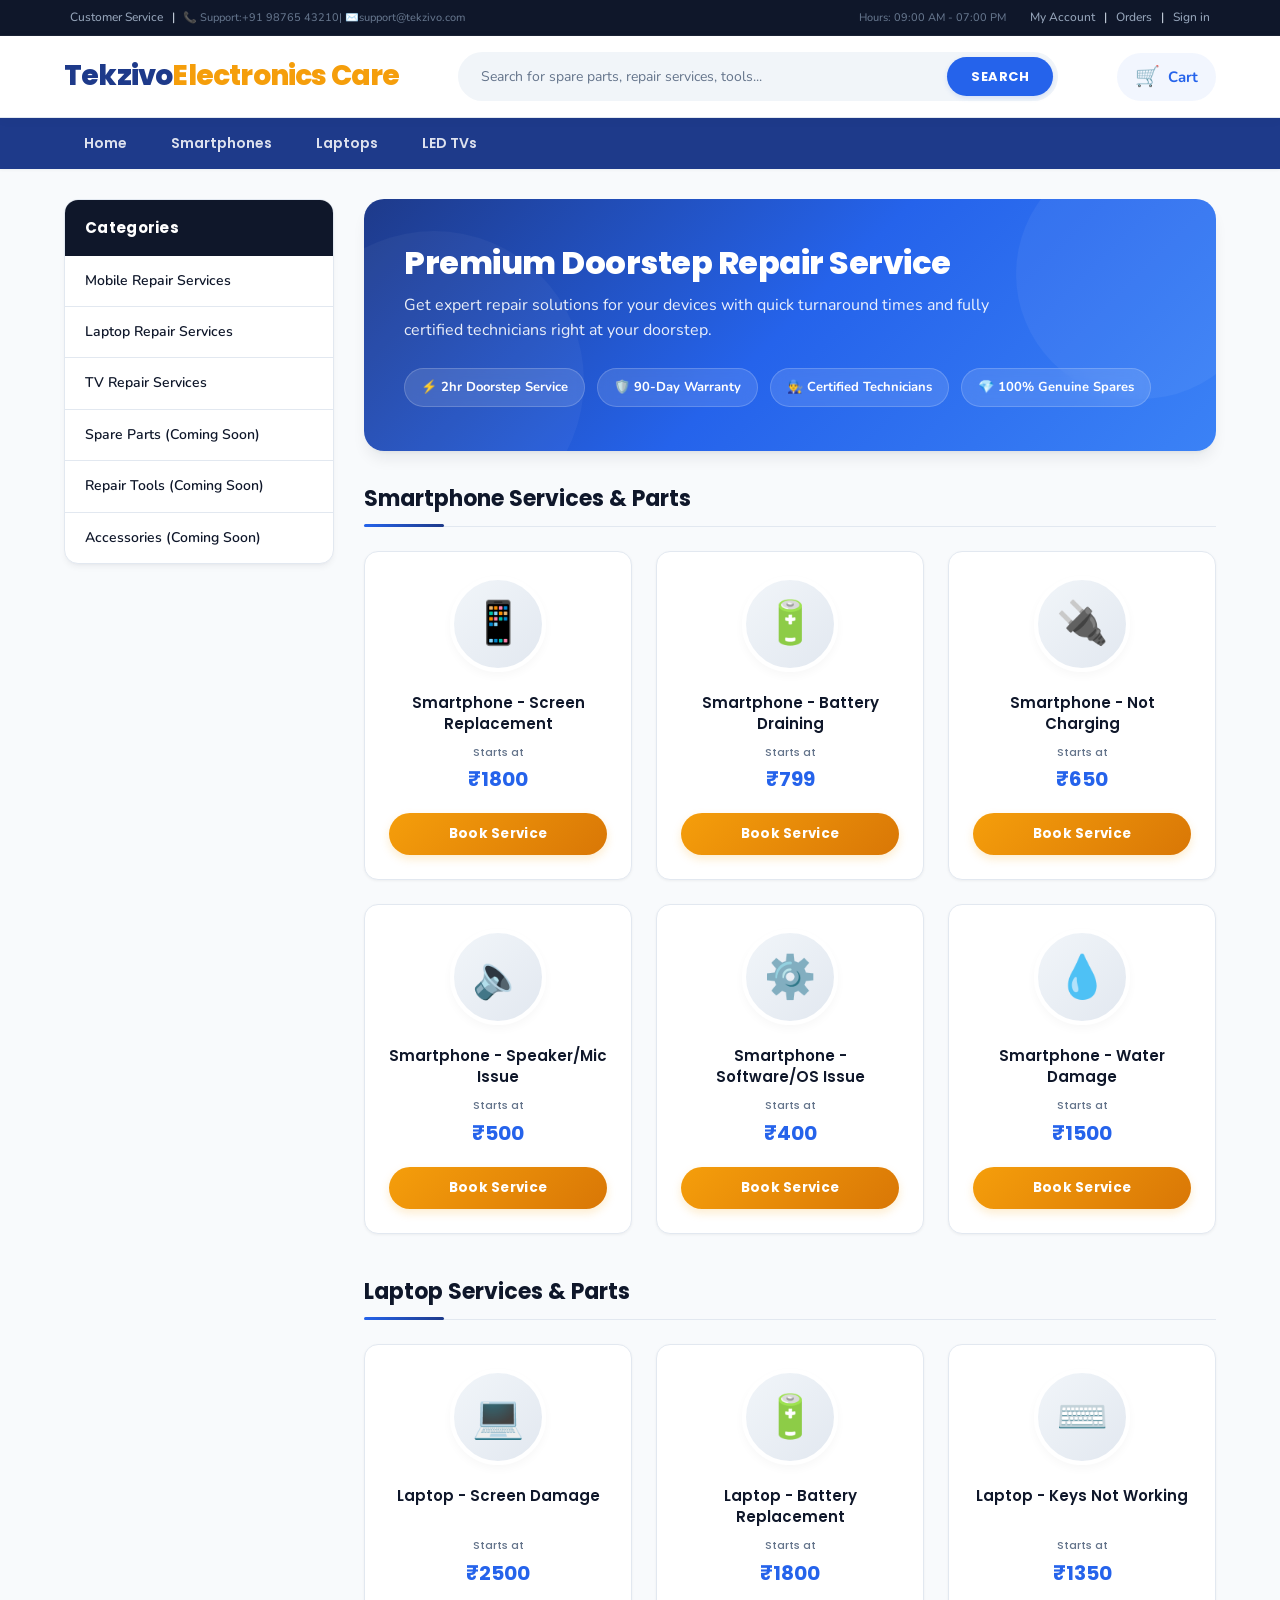
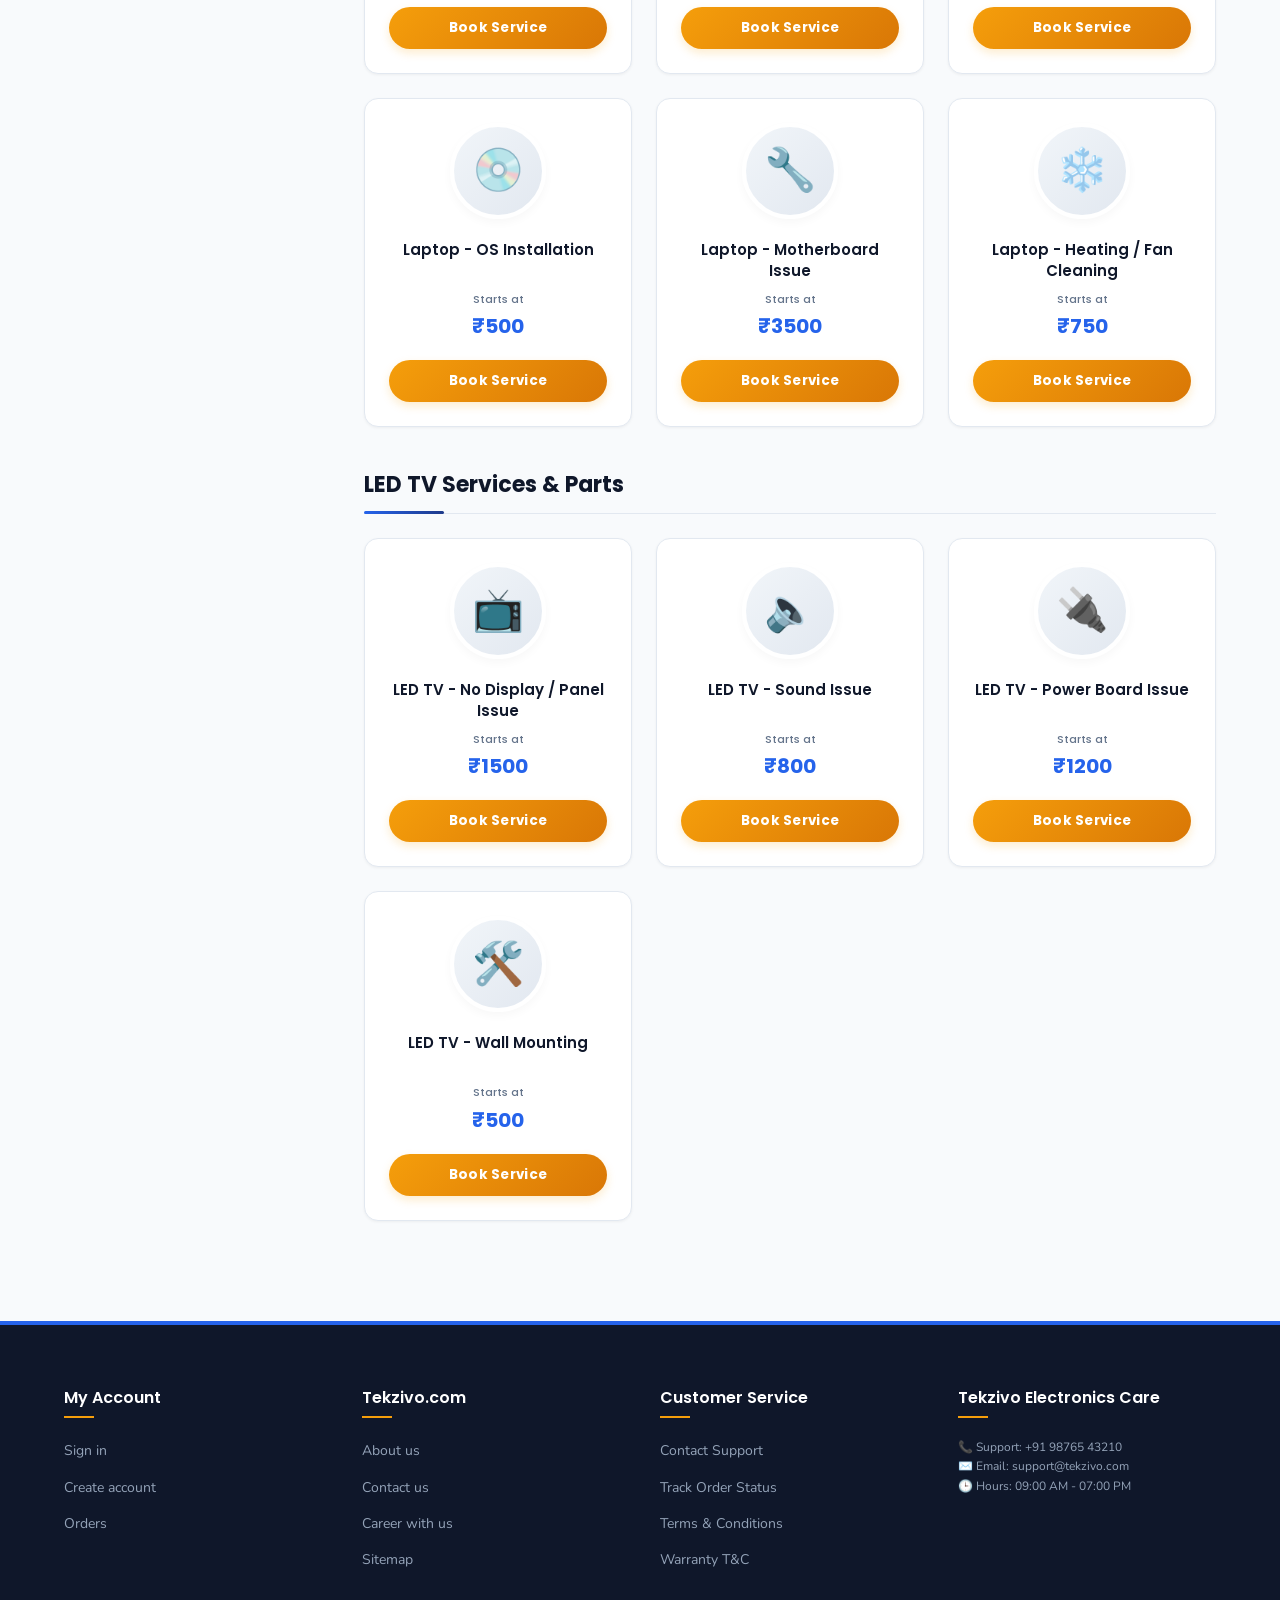
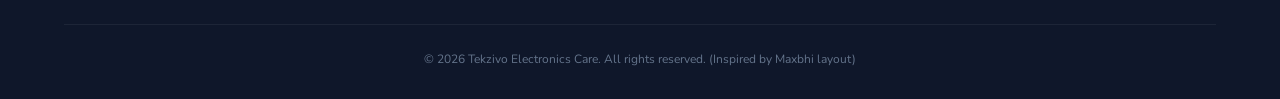
<file: tekzivo.html>
<!DOCTYPE html>
<html lang="en">
<head>
    <meta charset="UTF-8">
    <meta name="viewport" content="width=device-width, initial-scale=1.0">
    <title>Tekzivo - Mobile Spare Parts & Repair Services</title>
    <link rel="stylesheet" href="style.css">
</head>
<body>

    <!-- Top Bar -->
    <div class="top-bar">
        <div class="container">
            <div>
                <a href="#">Customer Service</a> | 
                <span id="biz-header-contact" style="color:var(--text-muted); font-size:11px; margin-left:5px;">
                    📞 Support: <span id="biz-phone">+91 98765 43210</span> | ✉️ <span id="biz-email">support@tekzivo.com</span>
                </span>
            </div>
            <div>
                <span id="biz-hours" style="color:var(--text-muted); font-size:11px; margin-right:15px; display:none;">Hours: 09:00 AM - 07:00 PM</span>
                <a href="#">My Account</a> | 
                <a href="#">Orders</a> | 
                <a href="#">Sign in</a>
            </div>
        </div>
    </div>

    <!-- Header -->
    <header class="header-main">
        <div class="container">
            <a href="#" class="logo" id="logo-brand">Tek<span>zivo</span></a>
            
            <div class="search-bar">
                <input type="text" placeholder="Search for spare parts, repair services, tools..." id="search-input" onkeydown="if(event.key === 'Enter') searchProducts()">
                <button type="button" onclick="searchProducts()">SEARCH</button>
            </div>

            <div class="header-actions">
                <a href="#" class="cart-btn" onclick="showToast('Cart functionality available after booking!')">
                    <span class="cart-icon">🛒</span>
                    <span>Cart</span>
                </a>
            </div>
        </div>
    </header>

    <!-- Main Navigation -->
    <nav class="main-nav">
        <div class="container">
            <ul>
                <li><a href="#" class="active" onclick="showCategory('All', this)">Home</a></li>
                <li><a href="#" onclick="showCategory('Smartphone', this)">Smartphones</a></li>
                <li><a href="#" onclick="showCategory('Laptop', this)">Laptops</a></li>
                <li><a href="#" onclick="showCategory('LED TV', this)">LED TVs</a></li>
            </ul>
        </div>
    </nav>

    <!-- Layout Wrapper -->
    <div class="container layout-wrapper">
        
        <!-- Sidebar -->
        <aside class="sidebar">
            <div class="category-menu">
                <h3>Categories</h3>
                <ul>
                    <li><a href="#" onclick="showCategory('Smartphone', this)">Mobile Repair Services</a></li>
                    <li><a href="#" onclick="showCategory('Laptop', this)">Laptop Repair Services</a></li>
                    <li><a href="#" onclick="showCategory('LED TV', this)">TV Repair Services</a></li>
                    <li><a href="#">Spare Parts (Coming Soon)</a></li>
                    <li><a href="#">Repair Tools (Coming Soon)</a></li>
                    <li><a href="#">Accessories (Coming Soon)</a></li>
                </ul>
            </div>
            
        </aside>

        <!-- Main Content -->
        <main class="main-content">
            <div class="banner">
                <h2>Premium Doorstep Repair Service</h2>
                <p>Get expert repair solutions for your devices with quick turnaround times and fully certified technicians right at your doorstep.</p>
                <div class="banner-badges">
                    <div class="banner-badge">⚡ 2hr Doorstep Service</div>
                    <div class="banner-badge">🛡️ 90-Day Warranty</div>
                    <div class="banner-badge">👨‍🔧 Certified Technicians</div>
                    <div class="banner-badge">💎 100% Genuine Spares</div>
                </div>
            </div>

            <!-- Dynamic Grids will be injected here -->
            <div id="product-sections"></div>
            
        </main>
    </div>

    <!-- Footer -->
    <footer class="footer">
        <div class="container">
            <div class="footer-grid">
                <div>
                    <h4>My Account</h4>
                    <ul>
                        <li><a href="#">Sign in</a></li>
                        <li><a href="#">Create account</a></li>
                        <li><a href="#">Orders</a></li>
                    </ul>
                </div>
                <div>
                    <h4>Tekzivo.com</h4>
                    <ul>
                        <li><a href="#">About us</a></li>
                        <li><a href="#">Contact us</a></li>
                        <li><a href="#">Career with us</a></li>
                        <li><a href="#">Sitemap</a></li>
                    </ul>
                </div>
                <div>
                    <h4>Customer Service</h4>
                    <ul>
                        <li><a href="#">Contact Support</a></li>
                        <li><a href="#">Track Order Status</a></li>
                        <li><a href="#">Terms & Conditions</a></li>
                        <li><a href="#">Warranty T&C</a></li>
                    </ul>
                </div>
                <div id="footer-contact-block">
                    <h4 id="footer-biz-name">Tekzivo Electronics Care</h4>
                    <p style="font-size: 12px; line-height: 1.6; margin-bottom: 8px;">
                        📞 Support: <span id="footer-phone">+91 98765 43210</span><br>
                        ✉️ Email: <span id="footer-email">support@tekzivo.com</span><br>
                        🕒 Hours: <span id="footer-hours">09:00 AM - 07:00 PM</span>
                    </p>
                </div>
            </div>
            <div class="footer-bottom" id="footer-copyright">
                &copy; 2026 Tekzivo.com. All rights reserved. (Inspired by Maxbhi layout)
            </div>
        </div>
    </footer>

    <!-- Checkout Modal -->
    <div class="modal-overlay" id="checkout-modal">
        <div class="modal-content">
            <div class="modal-header">
                <h3>Book Service / Checkout</h3>
                <button class="close-modal" onclick="closeModal()">×</button>
            </div>
            
            <div class="modal-body" id="modal-body-content">
                <!-- Form Content -->
                <div class="checkout-summary">
                    <div class="checkout-summary-item">
                        <span id="chk-service-name">Service</span>
                        <span id="chk-device-name">Device</span>
                    </div>
                    <div class="checkout-summary-total">
                        <span>Estimated Total:</span>
                        <span id="chk-price">₹0</span>
                    </div>
                </div>

                <div class="form-row">
                    <div class="form-group">
                        <label>Device Brand *</label>
                        <input list="brand-list" class="form-control" id="f-brand" placeholder="Type or select Brand..." onchange="loadModelsForBrand(this.value)">
                        <datalist id="brand-list"></datalist>
                    </div>
                    <div class="form-group">
                        <label>Device Model *</label>
                        <input list="model-list" class="form-control" id="f-model" placeholder="Type or select Model..." disabled>
                        <datalist id="model-list"></datalist>
                    </div>
                </div>

                <div class="form-row">
                    <div class="form-group">
                        <label>Full Name *</label>
                        <input type="text" class="form-control" id="f-name" placeholder="John Doe">
                    </div>
                    <div class="form-group">
                        <label>Phone Number *</label>
                        <input type="tel" class="form-control" id="f-phone" placeholder="9876543210">
                    </div>
                </div>

                <div class="form-row">
                    <div class="form-group">
                        <label>Pincode *</label>
                        <input type="text" class="form-control" id="f-pincode" placeholder="600001" maxlength="6" oninput="validatePincode(this.value)">
                        <div id="pincode-msg" style="font-size: 11px; margin-top: 4px;"></div>
                    </div>
                    <div class="form-group">
                        <label>Preferred Date *</label>
                        <input type="date" class="form-control" id="f-date">
                    </div>
                </div>

                <div class="form-group">
                    <label>Time Slot *</label>
                    <select class="form-control" id="f-timeslot">
                        <option value="">Select a time slot</option>
                        <option value="10 AM - 12 PM">10 AM - 12 PM</option>
                        <option value="12 PM - 2 PM">12 PM - 2 PM</option>
                        <option value="2 PM - 4 PM">2 PM - 4 PM</option>
                        <option value="4 PM - 6 PM">4 PM - 6 PM</option>
                    </select>
                </div>

                <div class="form-group">
                    <label>Full Address *</label>
                    <textarea class="form-control" id="f-address" rows="3" placeholder="Flat, Street, Area..."></textarea>
                </div>

                <button class="btn-submit" id="submit-btn" onclick="submitBooking()">CONFIRM BOOKING</button>
            </div>

            <!-- Success Content -->
            <div class="modal-body success-msg" id="modal-success-content" style="display: none;">
                <div class="success-icon">✓</div>
                <h2 style="margin-bottom: 12px; font-family: var(--font-title); font-weight: 700;">Booking Confirmed!</h2>
                <p style="color: var(--text-muted); margin-bottom: 15px;">Our certified technician will arrive as scheduled.</p>
                <div class="ref-code-container">
                    <div class="ref-code" id="success-ref">TKZ-00000</div>
                    <button class="btn-copy" onclick="copyRefCode()" title="Copy Reference Code">📋</button>
                </div>
                <p style="font-size: 12.5px; color: var(--text-muted);">Please save this reference number for booking updates.</p>
                <button class="btn-submit" onclick="closeModal()" style="margin-top: 25px;">Continue Shopping</button>
            </div>

        </div>
    </div>

    <script>
        const API_BASE = localStorage.getItem('TEKZIVO_API_BASE') || 'http://localhost:5000/api';
        
        const DEVICE_ISSUES = {
            'Smartphone': {
                'Screen Replacement': { price: 1800, icon: '📱' },
                'Battery Draining': { price: 799, icon: '🔋' },
                'Not Charging': { price: 650, icon: '🔌' },
                'Speaker/Mic Issue': { price: 500, icon: '🔈' },
                'Software/OS Issue': { price: 400, icon: '⚙️' },
                'Water Damage': { price: 1500, icon: '💧' }
            },
            'Laptop': {
                'Screen Damage': { price: 2500, icon: '💻' },
                'Battery Replacement': { price: 1800, icon: '🔋' },
                'Keys Not Working': { price: 1350, icon: '⌨️' },
                'OS Installation': { price: 500, icon: '💿' },
                'Motherboard Issue': { price: 3500, icon: '🔧' },
                'Heating / Fan Cleaning': { price: 750, icon: '❄️' }
            },
            'LED TV': {
                'No Display / Panel Issue': { price: 1500, icon: '📺' },
                'Sound Issue': { price: 800, icon: '🔈' },
                'Power Board Issue': { price: 1200, icon: '🔌' },
                'Wall Mounting': { price: 500, icon: '🛠️' }
            }
        };

        let allBrands = [];
        let allModels = [];

        function getServiceIcon(deviceType, serviceName) {
            const name = serviceName.toLowerCase();
            if (name.includes('screen')) return deviceType === 'Laptop' ? '💻' : '📱';
            if (name.includes('battery')) return '🔋';
            if (name.includes('charge') || name.includes('charging') || name.includes('port') || name.includes('power')) return '🔌';
            if (name.includes('keyboard') || name.includes('key')) return '⌨️';
            if (name.includes('os') || name.includes('software') || name.includes('installation')) return '💿';
            if (name.includes('motherboard') || name.includes('board') || name.includes('panel')) return '🔧';
            if (name.includes('heat') || name.includes('fan') || name.includes('cleaning') || name.includes('cooling') || name.includes('ac') || name.includes('gas')) return '❄️';
            if (name.includes('display') || name.includes('tv')) return '📺';
            if (name.includes('sound') || name.includes('speaker') || name.includes('mic')) return '🔈';
            if (name.includes('water')) return '💧';
            return '🛠️';
        }

        async function fetchBrandsAndModels() {
            try {
                const [bRes, mRes] = await Promise.all([
                    fetch(`${API_BASE}/brands`).then(r => r.json()),
                    fetch(`${API_BASE}/models`).then(r => r.json())
                ]);
                allBrands = bRes.data || [];
                allModels = mRes.data || [];
            } catch (e) {
                console.error("Failed to load brands/models", e);
            }
        }

        async function fetchServices() {
            try {
                const res = await fetch(`${API_BASE}/services`).then(r => r.json());
                if (res.success && res.data && res.data.length > 0) {
                    const newIssues = {};
                    res.data.forEach(s => {
                        if (!newIssues[s.device_type]) {
                            newIssues[s.device_type] = {};
                        }
                        newIssues[s.device_type][s.name] = {
                            price: s.base_price,
                            icon: getServiceIcon(s.device_type, s.name),
                            id: s.id
                        };
                    });
                    for (const key in DEVICE_ISSUES) {
                        delete DEVICE_ISSUES[key];
                    }
                    Object.assign(DEVICE_ISSUES, newIssues);
                }
            } catch (e) {
                console.error("Failed to load services dynamically, using default offline data", e);
            }
            renderProducts();
        }
        
        let activeSettings = {
            business_name: "Tekzivo Electronics Care",
            business_hours: "09:00 AM - 07:00 PM",
            support_phone: "+91 98765 43210",
            support_email: "support@tekzivo.com"
        };

        async function fetchSettings() {
            try {
                const res = await fetch(`${API_BASE}/settings`).then(r => r.json());
                if (res && res.success && res.data) {
                    activeSettings = res.data;
                }
            } catch (e) {
                console.error("Failed to load settings from server, using default settings", e);
            }
            applySettingsToUI();
        }

        function applySettingsToUI() {
            // Update document title
            if (activeSettings.business_name) {
                document.title = `${activeSettings.business_name} - Doorstep Repair Services`;
            }
            
            // Update logo brand text if needed
            const logoBrand = document.getElementById('logo-brand');
            if (logoBrand && activeSettings.business_name) {
                const parts = activeSettings.business_name.split(' ');
                if (parts.length > 1) {
                    logoBrand.innerHTML = `${parts[0]}<span>${parts.slice(1).join(' ')}</span>`;
                } else {
                    logoBrand.innerHTML = `${activeSettings.business_name}`;
                }
            }

            // Update top bar contact elements
            const topPhone = document.getElementById('biz-phone');
            if (topPhone) topPhone.textContent = activeSettings.support_phone || '';
            const topEmail = document.getElementById('biz-email');
            if (topEmail) topEmail.textContent = activeSettings.support_email || '';
            const topHours = document.getElementById('biz-hours');
            if (topHours) {
                topHours.textContent = `Hours: ${activeSettings.business_hours || ''}`;
                topHours.style.display = 'inline';
            }
            
            // Update footer elements
            const footerBizName = document.getElementById('footer-biz-name');
            if (footerBizName) footerBizName.textContent = activeSettings.business_name || '';
            const footerPhone = document.getElementById('footer-phone');
            if (footerPhone) footerPhone.textContent = activeSettings.support_phone || '';
            const footerEmail = document.getElementById('footer-email');
            if (footerEmail) footerEmail.textContent = activeSettings.support_email || '';
            const footerHours = document.getElementById('footer-hours');
            if (footerHours) footerHours.textContent = activeSettings.business_hours || '';
            
            const copyright = document.getElementById('footer-copyright');
            if (copyright && activeSettings.business_name) {
                copyright.innerHTML = `&copy; 2026 ${activeSettings.business_name}. All rights reserved. (Inspired by Maxbhi layout)`;
            }
        }

        // Load data on start
        (async function() {
            await fetchSettings();
            await fetchBrandsAndModels();
            await fetchServices();
        })();

        // State for checkout
        let checkoutData = {
            device: '',
            issue: '',
            price: 0,
            service_id: null
        };

        function renderProducts(categoryFilter = 'All') {
            const container = document.getElementById('product-sections');
            container.innerHTML = '';

            // Enforce strict category order: Smartphone, Laptop, LED TV
            const orderedDeviceTypes = ['Smartphone', 'Laptop', 'LED TV'];
            for (const key of Object.keys(DEVICE_ISSUES)) {
                if (!orderedDeviceTypes.includes(key)) {
                    orderedDeviceTypes.push(key);
                }
            }

            for (const deviceType of orderedDeviceTypes) {
                const issues = DEVICE_ISSUES[deviceType];
                if (!issues || Object.keys(issues).length === 0) continue;
                if (categoryFilter !== 'All' && deviceType !== categoryFilter) continue;

                const section = document.createElement('div');
                section.className = 'category-section';
                section.innerHTML = `<h3 class="section-title">${deviceType} Services & Parts</h3>`;
                
                const grid = document.createElement('div');
                grid.className = 'product-grid';

                for (const [issueName, data] of Object.entries(issues)) {
                    const card = document.createElement('div');
                    card.className = 'product-card';
                    card.innerHTML = `
                        <div class="product-img">${data.icon}</div>
                        <div class="product-title">${deviceType} - ${issueName}</div>
                        <div class="product-price">₹${data.price}</div>
                        <button class="btn-add" onclick="openCheckout('${deviceType}', '${issueName}', ${data.price}, '${data.id || ''}')">Book Service</button>
                    `;
                    grid.appendChild(card);
                }

                section.appendChild(grid);
                container.appendChild(section);
                // Add spacing
                const spacer = document.createElement('div');
                spacer.style.height = '40px';
                container.appendChild(spacer);
            }
        }

        function showCategory(category, element) {
            renderProducts(category);
            
            // Remove active classes from all navigation links
            document.querySelectorAll('.main-nav li a, .category-menu li a').forEach(el => {
                el.classList.remove('active');
            });
            
            if (element) {
                element.classList.add('active');
            } else {
                // Try matching based on category text
                document.querySelectorAll('.main-nav li a, .category-menu li a').forEach(el => {
                    const txt = el.textContent.toLowerCase();
                    if (category === 'All' && txt.includes('home')) {
                        el.classList.add('active');
                    } else if (category === 'Smartphone' && (txt.includes('smartphone') || txt.includes('mobile'))) {
                        el.classList.add('active');
                    } else if (category === 'Laptop' && txt.includes('laptop')) {
                        el.classList.add('active');
                    } else if (category === 'LED TV' && (txt.includes('led') || txt.includes('tv'))) {
                        el.classList.add('active');
                    }
                });
            }
        }

        function searchProducts() {
            const query = document.getElementById('search-input').value.toLowerCase();
            if (!query) return renderProducts();

            const container = document.getElementById('product-sections');
            container.innerHTML = '<h3 class="section-title">Search Results</h3>';
            
            const grid = document.createElement('div');
            grid.className = 'product-grid';
            let found = false;

            for (const [deviceType, issues] of Object.entries(DEVICE_ISSUES)) {
                for (const [issueName, data] of Object.entries(issues)) {
                    if (deviceType.toLowerCase().includes(query) || issueName.toLowerCase().includes(query)) {
                        found = true;
                        const card = document.createElement('div');
                        card.className = 'product-card';
                        card.innerHTML = `
                            <div class="product-img">${data.icon}</div>
                            <div class="product-title">${deviceType} - ${issueName}</div>
                            <div class="product-price">₹${data.price}</div>
                            <button class="btn-add" onclick="openCheckout('${deviceType}', '${issueName}', ${data.price}, '${data.id || ''}')">Book Service</button>
                        `;
                        grid.appendChild(card);
                    }
                }
            }

            if (!found) {
                grid.innerHTML = '<p style="grid-column: 1/-1; text-align:center; padding: 40px;">No products or services found.</p>';
            }
            container.appendChild(grid);
        }

        // Initialize
        renderProducts();

        // Setup Date min
        const tomorrow = new Date();
        tomorrow.setDate(tomorrow.getDate() + 1);
        document.getElementById('f-date').min = tomorrow.toISOString().split('T')[0];

        // Modal Logic
        function openCheckout(device, issue, price, serviceId = '') {
            checkoutData = { device, issue, price, service_id: serviceId };
            
            document.getElementById('chk-service-name').innerText = issue;
            document.getElementById('chk-device-name').innerText = `(${device})`;
            document.getElementById('chk-price').innerText = `₹${price}`;
            
            // Populate brands dropdown based on device
            const brandList = document.getElementById('brand-list');
            const modelList = document.getElementById('model-list');
            brandList.innerHTML = '';
            modelList.innerHTML = '';
            
            document.getElementById('f-model').disabled = true;

            const validBrands = new Set(allModels.filter(m => m.device_type === device).map(m => m.brand_id));

            allBrands.forEach(b => {
                if (validBrands.has(b.id)) {
                    const opt = document.createElement('option');
                    opt.value = b.name;
                    brandList.appendChild(opt);
                }
            });
            
            document.getElementById('modal-body-content').style.display = 'block';
            document.getElementById('modal-success-content').style.display = 'none';
            document.getElementById('checkout-modal').classList.add('active');
        }

        function loadModelsForBrand(brandName) {
            const modelInput = document.getElementById('f-model');
            const modelList = document.getElementById('model-list');
            
            modelList.innerHTML = '';
            modelInput.value = '';

            if (!brandName) {
                modelInput.disabled = true;
                return;
            }
            modelInput.disabled = false;
            
            const brandObj = allBrands.find(b => b.name.toLowerCase() === brandName.toLowerCase());
            if (brandObj) {
                const filteredModels = allModels.filter(m => m.brand_id === brandObj.id && m.device_type === checkoutData.device);
                filteredModels.forEach(m => {
                    const opt = document.createElement('option');
                    opt.value = m.name;
                    modelList.appendChild(opt);
                });
            }
        }

        function closeModal() {
            document.getElementById('checkout-modal').classList.remove('active');
            
            // Reset form and view after a short delay to allow closing animation
            setTimeout(() => {
                document.getElementById('modal-body-content').style.display = 'block';
                document.getElementById('modal-success-content').style.display = 'none';
                document.getElementById('f-brand').value = '';
                document.getElementById('f-model').value = '';
                document.getElementById('f-name').value = '';
                document.getElementById('f-phone').value = '';
                document.getElementById('f-pincode').value = '';
                document.getElementById('f-date').value = '';
                document.getElementById('f-timeslot').value = '';
                document.getElementById('f-address').value = '';
                document.getElementById('pincode-msg').innerHTML = '';
            }, 200);
        }

        async function validatePincode(pin) {
            const msg = document.getElementById('pincode-msg');
            if (pin.length < 6) { msg.innerText = ''; return; }

            msg.innerHTML = `<span style="color: var(--primary-light); font-weight: 500; display: inline-flex; align-items: center; gap: 6px;"><span class="spinner" style="display:inline-block; width:10px; height:10px; border:2px solid var(--primary-light); border-top-color:transparent; border-radius:50%; animation: spin 0.8s linear infinite;"></span> Checking coverage...</span>`;

            try {
                const res = await fetch(`${API_BASE}/check-pincode/${pin}`);
                const json = await res.json();
                if (json.data?.covered) {
                    msg.innerHTML = `<span style="color: var(--success); font-weight: 600; display: inline-flex; align-items: center; gap: 4px;">✓ Service available in ${json.data.city}</span>`;
                } else {
                    msg.innerHTML = `<span style="color: var(--danger); font-weight: 600; display: inline-flex; align-items: center; gap: 4px;">✗ Sorry, not serviceable yet</span>`;
                }
            } catch (e) {
                msg.innerHTML = `<span style="color: var(--danger); font-weight: 600;">✗ Service availability check failed</span>`;
            }
        }

        function showToast(msg) {
            let t = document.querySelector('.toast');
            if (!t) {
                t = document.createElement('div');
                t.className = 'toast';
                document.body.appendChild(t);
            }
            t.textContent = msg;
            t.classList.add('active');
            setTimeout(() => { t.classList.remove('active'); }, 3000);
        }

        async function submitBooking() {
            let brandName = document.getElementById('f-brand').value.trim();
            let modelName = document.getElementById('f-model').value.trim();

            const name = document.getElementById('f-name').value;
            const phone = document.getElementById('f-phone').value;
            const pincode = document.getElementById('f-pincode').value;
            const date = document.getElementById('f-date').value;
            const time_slot = document.getElementById('f-timeslot').value;
            const address = document.getElementById('f-address').value;

            if (!brandName || !modelName || !name || !phone || !pincode || !date || !time_slot || !address) {
                showToast('❌ Please fill all required fields');
                return;
            }

            const btn = document.getElementById('submit-btn');
            btn.disabled = true;
            btn.innerText = 'PROCESSING...';

            let finalBrandId = null;
            const existingBrand = allBrands.find(b => b.name.toLowerCase() === brandName.toLowerCase());
            if (existingBrand) {
                finalBrandId = existingBrand.id;
            } else {
                try {
                    const bRes = await fetch(`${API_BASE}/brands`, { 
                        method: 'POST', 
                        headers: { 'Content-Type': 'application/json' }, 
                        body: JSON.stringify({ name: brandName }) 
                    }).then(r => r.json());
                    finalBrandId = bRes.data?.id || brandName;
                } catch(e) { console.error("Failed custom brand", e); finalBrandId = brandName; }
            }

            const existingModel = allModels.find(m => m.name.toLowerCase() === modelName.toLowerCase() && m.brand_id === finalBrandId);
            if (!existingModel && finalBrandId !== brandName) {
                try {
                    await fetch(`${API_BASE}/models`, { 
                        method: 'POST', 
                        headers: { 'Content-Type': 'application/json' }, 
                        body: JSON.stringify({ brand_id: finalBrandId, device_type: checkoutData.device, name: modelName }) 
                    });
                    fetchBrandsAndModels();
                } catch(e) { console.error("Failed custom model", e); }
            }

            // Remove duplicate btn declaration

            const payload = {
                name: name,
                phone: phone,
                pincode: pincode,
                address: address,
                device_type: checkoutData.device,
                issue_type: checkoutData.issue,
                service_id: checkoutData.service_id || null,
                issue_description: `Brand: ${brandName}, Model: ${modelName}`,
                preferred_date: date,
                time_slot: time_slot,
                estimated_price: checkoutData.price
            };

            try {
                const res = await fetch(`${API_BASE}/bookings`, {
                    method: 'POST',
                    headers: { 'Content-Type': 'application/json' },
                    body: JSON.stringify(payload)
                });
                const json = await res.json();

                if (json.success) {
                    document.getElementById('modal-body-content').style.display = 'none';
                    document.getElementById('modal-success-content').style.display = 'block';
                    document.getElementById('success-ref').innerText = json.data.booking_ref;
                } else {
                    showToast('❌ Booking failed: ' + json.error);
                }
            } catch (e) {
                // Fallback for demo if API is down
                document.getElementById('modal-body-content').style.display = 'none';
                document.getElementById('modal-success-content').style.display = 'block';
                document.getElementById('success-ref').innerText = 'TKZ-DEMO-OK';
            } finally {
                btn.disabled = false;
                btn.innerText = 'CONFIRM BOOKING';
            }
        }

        function copyRefCode() {
            const refText = document.getElementById('success-ref').innerText;
            navigator.clipboard.writeText(refText).then(() => {
                showToast('📋 Reference code copied to clipboard!');
            }).catch(err => {
                showToast('❌ Failed to copy reference code');
            });
        }
    </script>
</body>
</html>
</file>
<file: style.css>
/* 
  TEKZIVO PREMIUM DESIGN SYSTEM
  Sleek, modern web experience for door-step electronics repair booking.
*/

@import url('https://fonts.googleapis.com/css2?family=Nunito:wght@400;500;600;700;800&family=Poppins:wght@500;600;700;800&display=swap');

:root {
  /* Color System */
  --primary: #1e3a8a;          /* Indigo Blue */
  --primary-light: #2563eb;    /* Royal Blue */
  --primary-hover: #1d4ed8;    /* Dark Royal Blue */
  --secondary: #f59e0b;        /* Gold/Amber */
  --secondary-hover: #d97706;  /* Deep Amber */
  --bg-light: #f8fafc;         /* Soft Gray/Blue */
  --white: #ffffff;
  --text-main: #0f172a;        /* Deep Slate */
  --text-muted: #64748b;       /* Cool Gray */
  --border-color: #e2e8f0;     /* Light Border */
  
  /* Status Colors */
  --success: #10b981;          /* Emerald Green */
  --success-bg: #ecfdf5;
  --danger: #ef4444;           /* Rose Red */
  --danger-bg: #fef2f2;
  
  /* Fonts */
  --font-title: 'Poppins', sans-serif;
  --font-body: 'Nunito', sans-serif;
  
  /* Shadows */
  --shadow-sm: 0 1px 3px rgba(0,0,0,0.05);
  --shadow-md: 0 4px 6px -1px rgba(15, 23, 42, 0.05), 0 2px 4px -2px rgba(15, 23, 42, 0.05);
  --shadow-lg: 0 10px 15px -3px rgba(15, 23, 42, 0.08), 0 4px 6px -4px rgba(15, 23, 42, 0.08);
  --shadow-xl: 0 20px 25px -5px rgba(15, 23, 42, 0.12), 0 8px 10px -6px rgba(15, 23, 42, 0.12);
  
  /* Border Radius */
  --radius-sm: 8px;
  --radius-md: 14px;
  --radius-lg: 20px;
  
  /* Animations */
  --transition: all 0.25s cubic-bezier(0.4, 0, 0.2, 1);
}

/* Base Styles */
* {
  margin: 0;
  padding: 0;
  box-sizing: border-box;
}

body {
  font-family: var(--font-body);
  color: var(--text-main);
  background-color: var(--bg-light);
  line-height: 1.6;
  font-size: 15px;
  -webkit-font-smoothing: antialiased;
}

a {
  text-decoration: none;
  color: var(--primary-light);
  transition: var(--transition);
}
a:hover {
  color: var(--primary);
  text-decoration: none;
}

.container {
  width: 100%;
  max-width: 1200px;
  margin: 0 auto;
  padding: 0 24px;
}

/* Top Bar */
.top-bar {
  background-color: #0f172a; /* Dark Navy Slate */
  color: #cbd5e1;
  padding: 8px 0;
  font-size: 12px;
  font-weight: 500;
  border-bottom: 1px solid rgba(255, 255, 255, 0.05);
}
.top-bar .container {
  display: flex;
  justify-content: space-between;
  align-items: center;
}
.top-bar a {
  color: #94a3b8;
  margin: 0 6px;
}
.top-bar a:hover {
  color: var(--white);
  text-decoration: none;
}
.top-bar span {
  display: inline-flex;
  align-items: center;
}

/* Header */
.header-main {
  background-color: var(--white);
  padding: 16px 0;
  box-shadow: 0 2px 12px rgba(15, 23, 42, 0.03);
  position: sticky;
  top: 0;
  z-index: 999;
  border-bottom: 1px solid var(--border-color);
}
.header-main .container {
  display: flex;
  align-items: center;
  justify-content: space-between;
  gap: 30px;
}
.logo {
  font-family: var(--font-title);
  font-size: 28px;
  font-weight: 800;
  color: var(--primary);
  letter-spacing: -0.8px;
  display: flex;
  align-items: center;
  text-decoration: none !important;
}
.logo span {
  color: var(--secondary);
}

/* Search Bar Redesign */
.search-bar {
  flex: 1;
  max-width: 600px;
  display: flex;
  background-color: #f1f5f9;
  border-radius: 50px;
  padding: 4px;
  transition: var(--transition);
  border: 1px solid transparent;
}
.search-bar:focus-within {
  background-color: var(--white);
  border-color: var(--primary-light);
  box-shadow: 0 0 0 4px rgba(37, 99, 235, 0.12);
}
.search-bar input {
  flex: 1;
  padding: 10px 18px;
  border: none;
  background: transparent;
  outline: none;
  font-size: 14px;
  font-family: inherit;
  color: var(--text-main);
}
.search-bar input::placeholder {
  color: var(--text-muted);
}
.search-bar button {
  background-color: var(--primary-light);
  color: var(--white);
  border: none;
  padding: 0 24px;
  border-radius: 50px;
  cursor: pointer;
  font-weight: 700;
  font-family: var(--font-title);
  font-size: 13px;
  letter-spacing: 0.5px;
  transition: var(--transition);
  box-shadow: 0 2px 5px rgba(37, 99, 235, 0.15);
}
.search-bar button:hover {
  background-color: var(--primary-hover);
  box-shadow: 0 4px 10px rgba(37, 99, 235, 0.25);
}

/* Header Actions */
.header-actions {
  display: flex;
  gap: 20px;
  align-items: center;
}
.cart-btn {
  display: flex;
  align-items: center;
  gap: 8px;
  font-weight: 700;
  color: var(--primary-light);
  background: rgba(37, 99, 235, 0.06);
  padding: 8px 18px;
  border-radius: 50px;
  transition: var(--transition);
}
.cart-btn:hover {
  background: var(--primary-light);
  color: var(--white);
}
.cart-icon {
  font-size: 20px;
}
.cart-btn:hover .cart-icon {
  filter: brightness(0) invert(1);
}

/* Main Navigation tabs */
.main-nav {
  background-color: var(--primary);
  box-shadow: var(--shadow-sm);
}
.main-nav ul {
  list-style: none;
  display: flex;
  gap: 4px;
}
.main-nav li a {
  display: block;
  padding: 14px 20px;
  color: rgba(255, 255, 255, 0.85);
  font-weight: 600;
  font-family: var(--font-title);
  font-size: 14px;
  transition: var(--transition);
  position: relative;
}
.main-nav li a:hover {
  color: var(--white);
  background-color: rgba(255, 255, 255, 0.08);
}
.main-nav li a::after {
  content: '';
  position: absolute;
  bottom: 0;
  left: 50%;
  width: 0;
  height: 3px;
  background-color: var(--secondary);
  transition: var(--transition);
  transform: translateX(-50%);
}
.main-nav li a:hover::after {
  width: 60%;
}

/* Layout Wrapper Grid */
.layout-wrapper {
  display: grid;
  grid-template-columns: 270px 1fr;
  gap: 30px;
  margin-top: 30px;
  margin-bottom: 60px;
}

/* Sidebar Styling */
.sidebar {
  position: sticky;
  top: 95px;
  height: fit-content;
}
.category-menu {
  background: var(--white);
  border: 1px solid var(--border-color);
  border-radius: var(--radius-md);
  box-shadow: var(--shadow-md);
  overflow: hidden;
}
.category-menu h3 {
  background: #0f172a;
  color: var(--white);
  padding: 16px 20px;
  font-size: 15px;
  font-family: var(--font-title);
  font-weight: 700;
  letter-spacing: 0.3px;
}
.category-menu ul {
  list-style: none;
}
.category-menu li {
  border-bottom: 1px solid var(--border-color);
}
.category-menu li:last-child {
  border-bottom: none;
}
.category-menu li a {
  display: flex;
  align-items: center;
  gap: 12px;
  padding: 14px 20px;
  color: var(--text-main);
  font-weight: 600;
  font-size: 14px;
  transition: var(--transition);
}
.category-menu li a:hover {
  background: #f8fafc;
  color: var(--primary-light);
  padding-left: 26px;
  text-decoration: none;
}

/* Hero Banner Section */
.banner {
  background: linear-gradient(135deg, #1e3a8a 0%, #2563eb 50%, #3b82f6 100%);
  color: white;
  padding: 44px 40px;
  border-radius: var(--radius-lg);
  margin-bottom: 30px;
  box-shadow: var(--shadow-lg);
  position: relative;
  overflow: hidden;
}
.banner::before {
  content: '';
  position: absolute;
  top: -50px;
  right: -50px;
  width: 250px;
  height: 250px;
  background: rgba(255, 255, 255, 0.05);
  border-radius: 50%;
  pointer-events: none;
}
.banner::after {
  content: '';
  position: absolute;
  bottom: -80px;
  left: -80px;
  width: 300px;
  height: 300px;
  background: rgba(255, 255, 255, 0.04);
  border-radius: 50%;
  pointer-events: none;
}
.banner h2 {
  font-family: var(--font-title);
  font-size: 32px;
  font-weight: 800;
  margin-bottom: 10px;
  letter-spacing: -0.5px;
  line-height: 1.25;
}
.banner p {
  font-size: 16px;
  opacity: 0.9;
  margin-bottom: 24px;
  max-width: 600px;
}

/* Trust Badges Grid */
.banner-badges {
  display: flex;
  flex-wrap: wrap;
  gap: 12px;
  position: relative;
  z-index: 2;
}
.banner-badge {
  background: rgba(255, 255, 255, 0.12);
  backdrop-filter: blur(8px);
  -webkit-backdrop-filter: blur(8px);
  border: 1px solid rgba(255, 255, 255, 0.18);
  padding: 8px 16px;
  border-radius: 50px;
  font-size: 13px;
  font-weight: 700;
  display: flex;
  align-items: center;
  gap: 8px;
}

/* Section Title */
.section-title {
  font-family: var(--font-title);
  font-size: 22px;
  font-weight: 700;
  color: var(--text-main);
  border-bottom: 1px solid var(--border-color);
  margin-bottom: 24px;
  padding-bottom: 10px;
  position: relative;
}
.section-title::after {
  content: '';
  position: absolute;
  bottom: -1px;
  left: 0;
  width: 80px;
  height: 3px;
  background: linear-gradient(90deg, var(--primary-light), var(--primary));
  border-radius: 3px;
}

/* Product Cards Grid */
.product-grid {
  display: grid;
  grid-template-columns: repeat(auto-fill, minmax(240px, 1fr));
  gap: 24px;
}
.product-card {
  background: var(--white);
  border: 1px solid var(--border-color);
  border-radius: var(--radius-md);
  padding: 24px;
  text-align: center;
  transition: var(--transition);
  display: flex;
  flex-direction: column;
  box-shadow: var(--shadow-sm);
  position: relative;
  overflow: hidden;
  animation: fadeInUp 0.5s cubic-bezier(0.16, 1, 0.3, 1) both;
}
.product-card:hover {
  transform: translateY(-6px);
  box-shadow: var(--shadow-xl);
  border-color: transparent;
}
.product-card::before {
  content: '';
  position: absolute;
  top: 0;
  left: 0;
  width: 100%;
  height: 4px;
  background: linear-gradient(90deg, var(--primary-light), var(--secondary));
  opacity: 0;
  transition: var(--transition);
}
.product-card:hover::before {
  opacity: 1;
}

.product-img {
  width: 96px;
  height: 96px;
  background: linear-gradient(135deg, #f1f5f9 0%, #e2e8f0 100%);
  margin: 0 auto 20px;
  display: flex;
  align-items: center;
  justify-content: center;
  font-size: 42px;
  border-radius: 50%;
  border: 4px solid #ffffff;
  box-shadow: 0 4px 10px rgba(15, 23, 42, 0.03);
  transition: var(--transition);
}
.product-card:hover .product-img {
  transform: scale(1.08) rotate(5deg);
  background: linear-gradient(135deg, rgba(37,99,235,0.05) 0%, rgba(37,99,235,0.12) 100%);
}

.product-title {
  font-family: var(--font-title);
  font-size: 15px;
  font-weight: 600;
  margin-bottom: 8px;
  height: 44px;
  overflow: hidden;
  color: var(--text-main);
  display: -webkit-box;
  -webkit-line-clamp: 2;
  -webkit-box-orient: vertical;
  line-height: 1.4;
}

.product-price {
  font-family: var(--font-title);
  font-size: 20px;
  color: var(--primary-light);
  font-weight: 700;
  margin-bottom: 18px;
}
.product-price::before {
  content: 'Starts at ';
  font-size: 11px;
  color: var(--text-muted);
  font-weight: 500;
  display: block;
  margin-bottom: 2px;
}

/* Buttons */
.btn-add {
  background: linear-gradient(135deg, var(--secondary) 0%, #d97706 100%);
  color: var(--white);
  border: none;
  padding: 11px;
  border-radius: 50px;
  cursor: pointer;
  font-weight: 700;
  font-family: var(--font-title);
  font-size: 13.5px;
  letter-spacing: 0.3px;
  margin-top: auto;
  transition: var(--transition);
  box-shadow: 0 4px 10px rgba(245, 158, 11, 0.2);
}
.btn-add:hover {
  background: linear-gradient(135deg, #d97706 0%, #b45309 100%);
  box-shadow: 0 6px 15px rgba(245, 158, 11, 0.35);
  transform: scale(1.02);
}

/* Footer Section */
.footer {
  background: #0f172a;
  color: #94a3b8;
  padding: 60px 0 30px;
  margin-top: 60px;
  border-top: 4px solid var(--primary-light);
}
.footer-grid {
  display: grid;
  grid-template-columns: repeat(auto-fit, minmax(220px, 1fr));
  gap: 40px;
  margin-bottom: 40px;
}
.footer h4 {
  color: var(--white);
  margin-bottom: 20px;
  font-family: var(--font-title);
  font-size: 16px;
  font-weight: 600;
  position: relative;
  padding-bottom: 8px;
}
.footer h4::after {
  content: '';
  position: absolute;
  bottom: 0;
  left: 0;
  width: 30px;
  height: 2px;
  background: var(--secondary);
}
.footer ul {
  list-style: none;
}
.footer ul li {
  margin-bottom: 12px;
}
.footer ul li a {
  color: #94a3b8;
  font-size: 14px;
}
.footer ul li a:hover {
  color: var(--white);
  padding-left: 4px;
  text-decoration: none;
}
#footer-contact-block p {
  font-size: 13.5px;
  line-height: 1.8;
}
.footer-bottom {
  text-align: center;
  padding-top: 25px;
  border-top: 1px solid rgba(255, 255, 255, 0.06);
  font-size: 12px;
  color: #64748b;
}

/* Modal Styling */
.modal-overlay {
  position: fixed;
  top: 0;
  left: 0;
  width: 100%;
  height: 100%;
  background: rgba(15, 23, 42, 0.6);
  backdrop-filter: blur(4px);
  -webkit-backdrop-filter: blur(4px);
  display: none;
  align-items: center;
  justify-content: center;
  z-index: 10000;
  opacity: 0;
  transition: opacity 0.25s ease;
}
.modal-overlay.active {
  display: flex;
  opacity: 1;
}
.modal-content {
  background: var(--white);
  width: 90%;
  max-width: 550px;
  border-radius: var(--radius-lg);
  overflow: hidden;
  box-shadow: var(--shadow-xl);
  transform: scale(0.95);
  transition: transform 0.25s cubic-bezier(0.34, 1.56, 0.64, 1);
}
.modal-overlay.active .modal-content {
  transform: scale(1);
}
.modal-header {
  background: #f8fafc;
  padding: 18px 24px;
  border-bottom: 1px solid var(--border-color);
  display: flex;
  justify-content: space-between;
  align-items: center;
}
.modal-header h3 {
  font-family: var(--font-title);
  font-size: 18px;
  font-weight: 700;
  color: var(--text-main);
  margin: 0;
}
.close-modal {
  background: rgba(15, 23, 42, 0.05);
  border: none;
  font-size: 22px;
  cursor: pointer;
  color: var(--text-muted);
  width: 32px;
  height: 32px;
  border-radius: 50%;
  display: flex;
  align-items: center;
  justify-content: center;
  transition: var(--transition);
}
.close-modal:hover {
  background: rgba(239, 68, 68, 0.1);
  color: var(--danger);
}
.modal-body {
  padding: 24px;
  max-height: 75vh;
  overflow-y: auto;
}

/* Form Styles */
.form-group {
  margin-bottom: 18px;
}
.form-group label {
  display: block;
  margin-bottom: 6px;
  font-weight: 600;
  font-size: 13.5px;
  color: var(--text-main);
}
.form-control {
  width: 100%;
  padding: 11px 16px;
  border: 1px solid var(--border-color);
  border-radius: 10px;
  font-family: inherit;
  font-size: 14px;
  background-color: #f8fafc;
  color: var(--text-main);
  transition: var(--transition);
}
.form-control:focus {
  outline: none;
  border-color: var(--primary-light);
  background-color: var(--white);
  box-shadow: 0 0 0 4px rgba(37, 99, 235, 0.12);
}
.form-control:disabled {
  background-color: #e2e8f0;
  color: #94a3b8;
  cursor: not-allowed;
}
.form-row {
  display: flex;
  gap: 20px;
}
.form-row .form-group {
  flex: 1;
}

.btn-submit {
  background: linear-gradient(135deg, var(--primary-light) 0%, var(--primary-hover) 100%);
  color: white;
  border: none;
  width: 100%;
  padding: 14px;
  font-size: 16px;
  font-weight: 700;
  font-family: var(--font-title);
  border-radius: 50px;
  cursor: pointer;
  margin-top: 15px;
  transition: var(--transition);
  box-shadow: 0 4px 12px rgba(37, 99, 235, 0.2);
}
.btn-submit:hover {
  background: linear-gradient(135deg, var(--primary-hover) 0%, #1e3a8a 100%);
  box-shadow: 0 6px 16px rgba(37, 99, 235, 0.35);
}
.btn-submit:disabled {
  background: #cbd5e1;
  cursor: not-allowed;
  box-shadow: none;
}

/* Checkout Summary Section */
.checkout-summary {
  background: rgba(37, 99, 235, 0.03);
  padding: 20px;
  border-radius: var(--radius-md);
  margin-bottom: 24px;
  border: 1px solid rgba(37, 99, 235, 0.1);
}
.checkout-summary-item {
  display: flex;
  justify-content: space-between;
  align-items: center;
  margin-bottom: 6px;
}
.checkout-summary-item span:first-child {
  font-weight: 700;
  color: var(--text-main);
  font-size: 15px;
}
.checkout-summary-item span:last-child {
  color: var(--text-muted);
  font-size: 13.5px;
}
.checkout-summary-total {
  display: flex;
  justify-content: space-between;
  align-items: center;
  font-weight: 700;
  font-size: 20px;
  border-top: 1px dashed rgba(37, 99, 235, 0.2);
  padding-top: 12px;
  margin-top: 12px;
  color: var(--primary-light);
}

/* Success View inside Modal */
.success-msg {
  text-align: center;
  padding: 40px 20px;
}
.success-icon {
  font-size: 64px;
  color: var(--success);
  margin-bottom: 16px;
  display: inline-block;
  width: 96px;
  height: 96px;
  line-height: 96px;
  background-color: var(--success-bg);
  border-radius: 50%;
  box-shadow: 0 8px 20px rgba(16, 185, 129, 0.15);
}
.ref-code-container {
  display: flex;
  align-items: center;
  justify-content: center;
  gap: 10px;
  margin: 20px 0;
}
.ref-code {
  font-size: 26px;
  font-family: var(--font-title);
  font-weight: 800;
  color: var(--primary);
  background: #eff6ff;
  padding: 10px 24px;
  border-radius: var(--radius-sm);
  border: 2px dashed rgba(37, 99, 235, 0.3);
  display: inline-block;
}
.btn-copy {
  background: var(--white);
  border: 1px solid var(--border-color);
  color: var(--text-muted);
  width: 44px;
  height: 44px;
  border-radius: 10px;
  cursor: pointer;
  display: flex;
  align-items: center;
  justify-content: center;
  font-size: 18px;
  transition: var(--transition);
}
.btn-copy:hover {
  background: #f1f5f9;
  color: var(--text-main);
  border-color: #cbd5e1;
}

/* Toast Messages */
.toast {
  position: fixed;
  bottom: 24px;
  right: 24px;
  background: #0f172a;
  color: white;
  padding: 12px 24px;
  border-radius: var(--radius-sm);
  box-shadow: var(--shadow-lg);
  z-index: 100000;
  display: flex;
  align-items: center;
  gap: 10px;
  transform: translateY(100px) scale(0.9);
  opacity: 0;
  transition: all 0.3s cubic-bezier(0.175, 0.885, 0.32, 1.275);
  font-weight: 600;
}
.toast.active {
  transform: translateY(0) scale(1);
  opacity: 1;
}

/* Confirm Action Dialog overlay */
.confirm-overlay {
  position: fixed;
  top: 0;
  left: 0;
  width: 100%;
  height: 100%;
  background: rgba(15, 23, 42, 0.6);
  backdrop-filter: blur(4px);
  display: none;
  align-items: center;
  justify-content: center;
  z-index: 20000;
}
.confirm-overlay.active {
  display: flex;
}
.confirm-box {
  background: white;
  padding: 32px 24px;
  border-radius: var(--radius-md);
  width: 90%;
  max-width: 400px;
  box-shadow: var(--shadow-xl);
  text-align: center;
}
.confirm-title {
  font-family: var(--font-title);
  font-size: 18px;
  font-weight: 700;
  margin-bottom: 10px;
  color: var(--text-main);
}
.confirm-message {
  color: var(--text-muted);
  margin-bottom: 24px;
  font-size: 14.5px;
}
.confirm-actions {
  display: flex;
  justify-content: center;
  gap: 12px;
}
.btn-confirm-yes {
  background: var(--danger);
  color: white;
  border: none;
  padding: 10px 20px;
  border-radius: 50px;
  cursor: pointer;
  font-weight: 700;
  transition: var(--transition);
}
.btn-confirm-yes:hover {
  background: #dc2626;
}
.btn-confirm-no {
  background: #f1f5f9;
  color: var(--text-main);
  border: none;
  padding: 10px 20px;
  border-radius: 50px;
  cursor: pointer;
  font-weight: 700;
  transition: var(--transition);
}
.btn-confirm-no:hover {
  background: #e2e8f0;
}

/* Animation Keyframes */
@keyframes fadeInUp {
  from {
    opacity: 0;
    transform: translateY(20px);
  }
  to {
    opacity: 1;
    transform: translateY(0);
  }
}

@keyframes spin {
  to {
    transform: rotate(360deg);
  }
}

/* Responsiveness adjustments */
@media (max-width: 991px) {
  .layout-wrapper {
    grid-template-columns: 1fr;
    gap: 30px;
  }
  .sidebar {
    position: static;
    width: 100%;
  }
  .category-menu {
    border-radius: var(--radius-md);
  }
}

@media (max-width: 768px) {
  .header-main .container {
    flex-direction: column;
    gap: 15px;
    align-items: stretch;
  }
  .logo {
    justify-content: center;
  }
  .top-bar .container {
    flex-direction: column;
    gap: 6px;
    text-align: center;
  }
  .footer-grid {
    grid-template-columns: 1fr;
    gap: 30px;
  }
  .form-row {
    flex-direction: column;
    gap: 0;
  }
  .banner {
    padding: 30px 24px;
    text-align: center;
  }
  .banner h2 {
    font-size: 26px;
  }
  .banner-badges {
    justify-content: center;
  }
}
</file>
